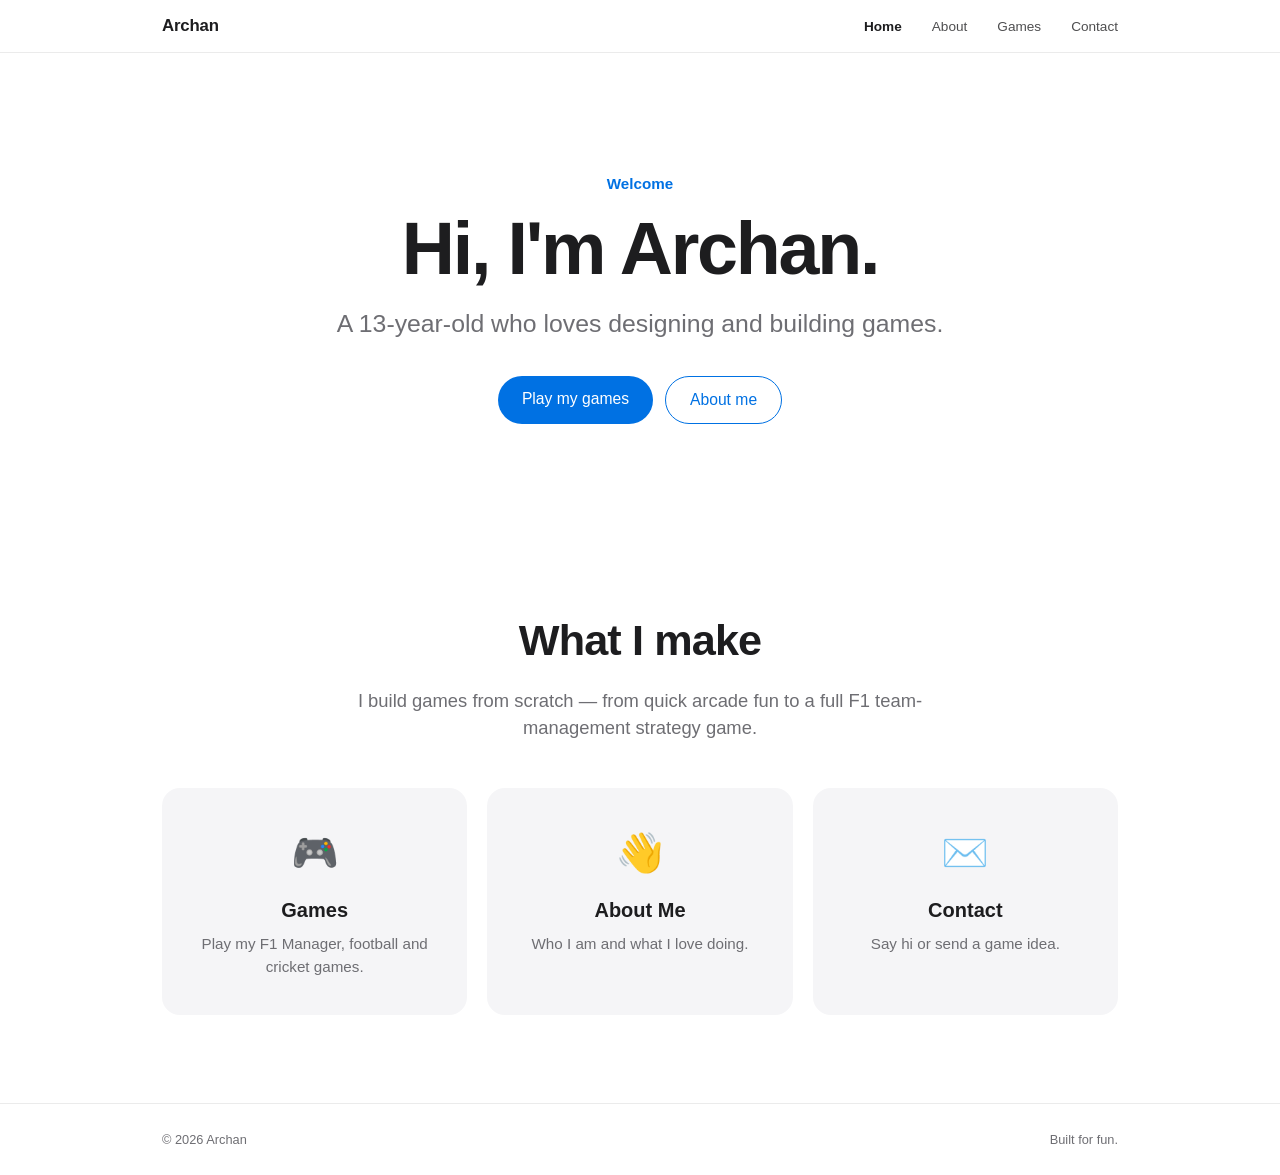
<file: index.html>
<!DOCTYPE html>
<html lang="en">
<head>
<meta charset="UTF-8">
<meta name="viewport" content="width=device-width, initial-scale=1.0">
<title>Archan</title>
<meta name="description" content="Archan's website — a 13-year-old game maker. Play my F1 Manager, football and cricket games.">
<link rel="stylesheet" href="styles.css">
</head>
<body>

<header class="nav"><div class="nav-inner">
  <a class="brand" href="index.html">Archan</a>
  <ul class="nav-links">
    <li><a href="index.html" class="active">Home</a></li>
    <li><a href="about.html">About</a></li>
    <li><a href="games.html">Games</a></li>
    <li><a href="contact.html">Contact</a></li>
  </ul>
</div></header>

<section class="hero">
  <div class="eyebrow">Welcome</div>
  <h1>Hi, I'm Archan.</h1>
  <p class="sub">A 13-year-old who loves designing and building games.</p>
  <div class="cta">
    <a class="btn" href="games.html">Play my games</a>
    <a class="btn ghost" href="about.html">About me</a>
  </div>
</section>

<main>
  <section class="section">
    <h2 class="h">What I make</h2>
    <p class="lead">I build games from scratch — from quick arcade fun to a full F1 team-management strategy game.</p>
    <div class="grid tiles">
      <a class="tile" href="games.html"><div class="ic">🎮</div><h3>Games</h3><p>Play my F1 Manager, football and cricket games.</p></a>
      <a class="tile" href="about.html"><div class="ic">👋</div><h3>About Me</h3><p>Who I am and what I love doing.</p></a>
      <a class="tile" href="contact.html"><div class="ic">✉️</div><h3>Contact</h3><p>Say hi or send a game idea.</p></a>
    </div>
  </section>
</main>

<footer><div class="foot-inner"><span>© 2026 Archan</span><span>Built for fun.</span></div></footer>
</body>
</html>
</file>
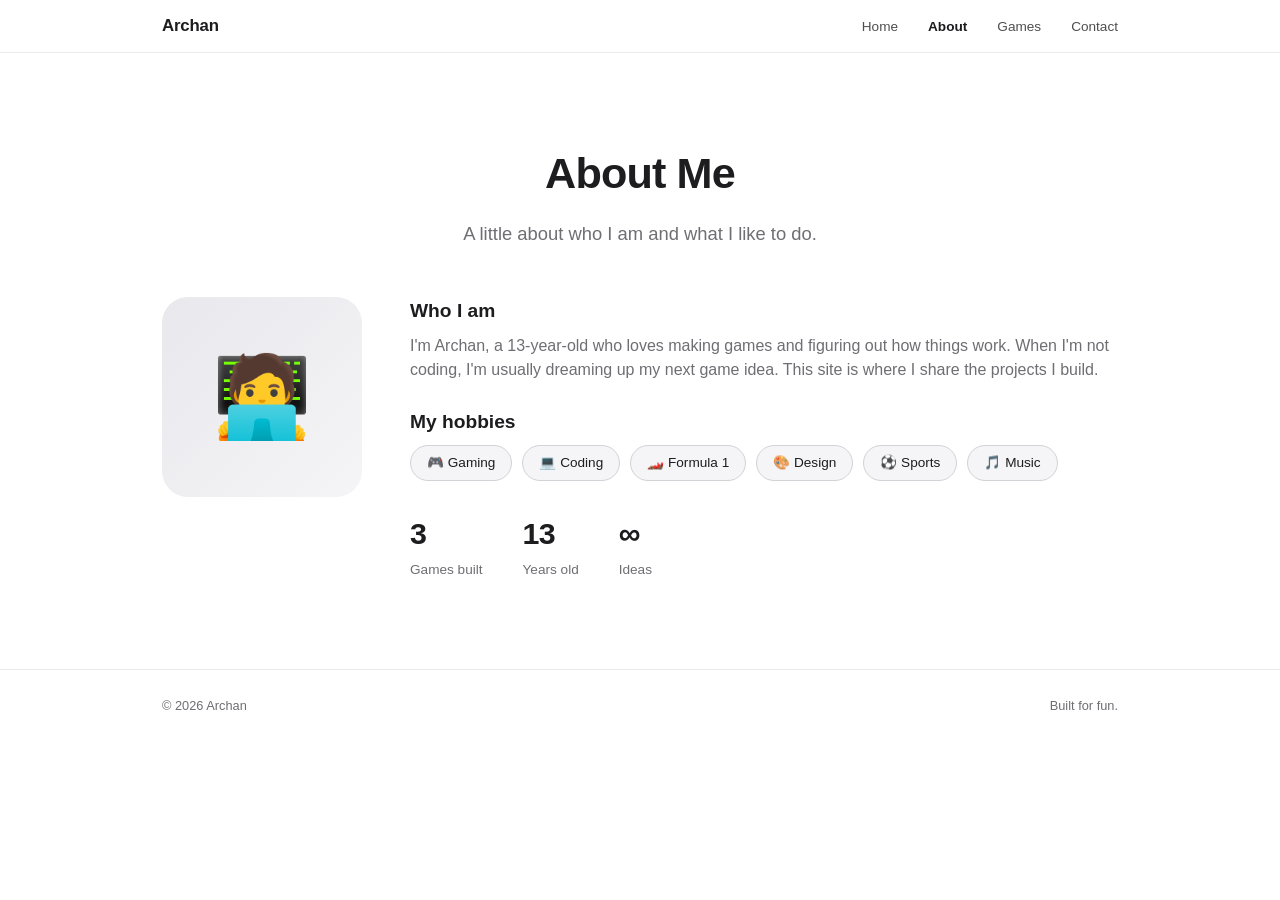
<file: about.html>
<!DOCTYPE html>
<html lang="en">
<head>
<meta charset="UTF-8">
<meta name="viewport" content="width=device-width, initial-scale=1.0">
<title>About — Archan</title>
<link rel="stylesheet" href="styles.css">
</head>
<body>

<header class="nav"><div class="nav-inner">
  <a class="brand" href="index.html">Archan</a>
  <ul class="nav-links">
    <li><a href="index.html">Home</a></li>
    <li><a href="about.html" class="active">About</a></li>
    <li><a href="games.html">Games</a></li>
    <li><a href="contact.html">Contact</a></li>
  </ul>
</div></header>

<main>
  <section class="section">
    <h2 class="h">About Me</h2>
    <p class="lead">A little about who I am and what I like to do.</p>

    <div class="about-grid">
      <div class="avatar">🧑‍💻</div>
      <div class="bio">
        <h3>Who I am</h3>
        <p>I'm Archan, a 13-year-old who loves making games and figuring out how things work. When I'm not coding, I'm usually dreaming up my next game idea. This site is where I share the projects I build.</p>

        <h3>My hobbies</h3>
        <div class="chips">
          <span class="chip">🎮 Gaming</span>
          <span class="chip">💻 Coding</span>
          <span class="chip">🏎️ Formula 1</span>
          <span class="chip">🎨 Design</span>
          <span class="chip">⚽ Sports</span>
          <span class="chip">🎵 Music</span>
        </div>

        <div class="stats">
          <div class="stat"><b>3</b><span>Games built</span></div>
          <div class="stat"><b>13</b><span>Years old</span></div>
          <div class="stat"><b>∞</b><span>Ideas</span></div>
        </div>
      </div>
    </div>
  </section>
</main>

<footer><div class="foot-inner"><span>© 2026 Archan</span><span>Built for fun.</span></div></footer>
</body>
</html>
</file>
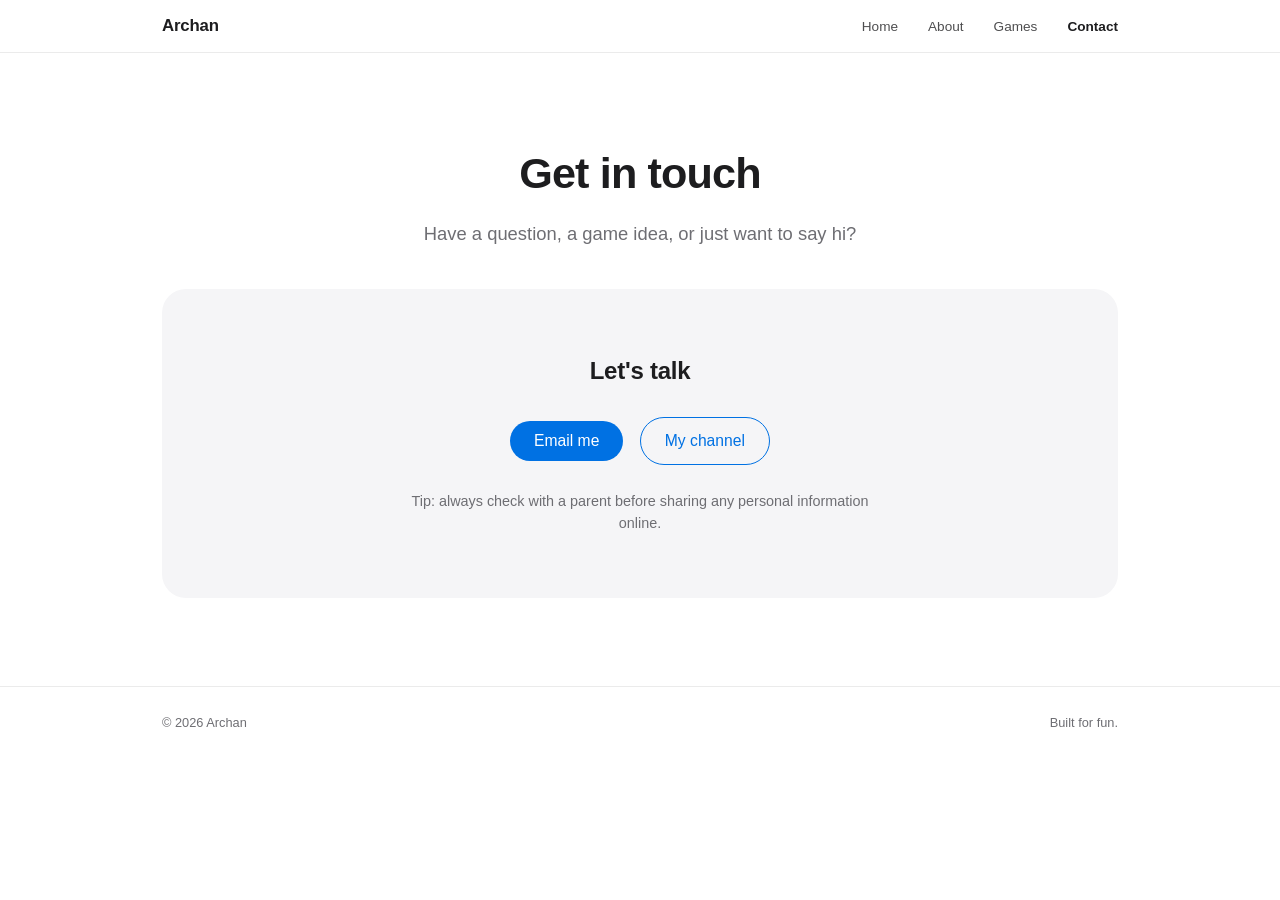
<file: contact.html>
<!DOCTYPE html>
<html lang="en">
<head>
<meta charset="UTF-8">
<meta name="viewport" content="width=device-width, initial-scale=1.0">
<title>Contact — Archan</title>
<link rel="stylesheet" href="styles.css">
</head>
<body>

<header class="nav"><div class="nav-inner">
  <a class="brand" href="index.html">Archan</a>
  <ul class="nav-links">
    <li><a href="index.html">Home</a></li>
    <li><a href="about.html">About</a></li>
    <li><a href="games.html">Games</a></li>
    <li><a href="contact.html" class="active">Contact</a></li>
  </ul>
</div></header>

<main>
  <section class="section">
    <h2 class="h">Get in touch</h2>
    <p class="lead">Have a question, a game idea, or just want to say hi?</p>

    <div class="contact-card">
      <h3 style="font-size:1.5rem;font-weight:600;letter-spacing:-.01em">Let's talk</h3>
      <div style="margin-top:18px">
        <button class="btn" id="emailBtn">Email me</button>
        <a class="btn ghost" href="#">My channel</a>
      </div>
      <p class="note">Tip: always check with a parent before sharing any personal information online.</p>
    </div>
  </section>
</main>

<footer><div class="foot-inner"><span>© 2026 Archan</span><span>Built for fun.</span></div></footer>

<script>
  document.getElementById('emailBtn').addEventListener('click', function(){
    var from = prompt("What's your email address? (so Archan can reply to you)");
    if(from === null) return;                 // visitor pressed Cancel
    from = from.trim();
    var to = 'archancheela24@gmail.com';
    var subject = encodeURIComponent('Hi Archan — a message from your website');
    var body = encodeURIComponent('From: ' + (from || '(not given)') + '\n\nMy message:\n');
    window.location.href = 'mailto:' + to + '?subject=' + subject + '&body=' + body;
  });
</script>
</body>
</html>
</file>
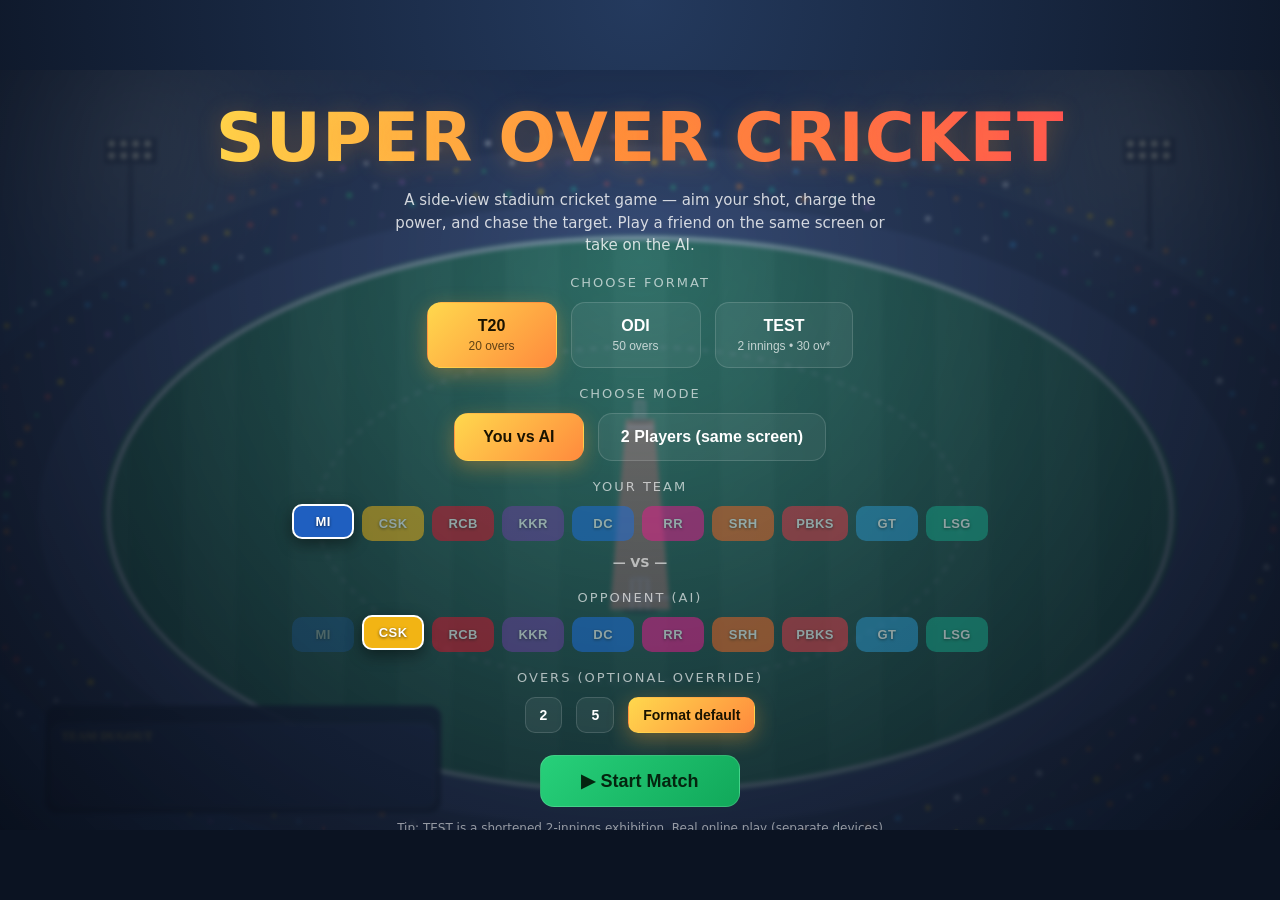
<file: cricket.html>
<!DOCTYPE html>
<html lang="en">
<head>
<meta charset="UTF-8">
<meta name="viewport" content="width=device-width, initial-scale=1.0">
<title>Super Over Cricket — Stadium Edition</title>
<style>
  :root{
    --grass1:#1f7a3a; --grass2:#2f9c4d; --pitch:#c9a86a; --pitch-dark:#b8945a;
    --sky1:#1a2a45; --sky2:#34507e; --stand:#2b3550; --neon:#ffd84d; --accent:#ff5252;
    --panel:rgba(10,16,28,0.82); --line:rgba(255,255,255,0.14);
  }
  *{box-sizing:border-box;margin:0;padding:0;-webkit-tap-highlight-color:transparent;}
  html,body{height:100%;}
  body{
    font-family:"Segoe UI",Roboto,system-ui,sans-serif;
    background:radial-gradient(circle at 50% 0%,#243a5e,#0b1322 70%);
    color:#fff;display:flex;align-items:center;justify-content:center;overflow:hidden;
  }
  #app{position:relative;width:100vw;height:100vh;max-width:1280px;max-height:760px;}
  canvas{display:block;width:100%;height:100%;background:#0b1322;}

  /* ---------- Overlays ---------- */
  .screen{position:absolute;inset:0;display:flex;flex-direction:column;align-items:center;
    justify-content:center;gap:18px;padding:24px;text-align:center;
    background:radial-gradient(circle at 50% 25%,rgba(52,80,126,.55),rgba(8,14,26,.96));
    backdrop-filter:blur(2px);z-index:20;}
  .hidden{display:none !important;}
  h1.title{font-size:clamp(34px,6vw,68px);font-weight:800;letter-spacing:1px;
    background:linear-gradient(90deg,#ffd84d,#ff8a3d,#ff5252);-webkit-background-clip:text;
    background-clip:text;color:transparent;text-shadow:0 4px 24px rgba(255,150,40,.25);}
  .subtitle{opacity:.8;font-size:15px;max-width:520px;line-height:1.5;}
  .group-label{font-size:13px;letter-spacing:2px;text-transform:uppercase;opacity:.65;margin-top:6px;}
  .row{display:flex;gap:14px;flex-wrap:wrap;justify-content:center;}
  .btn{cursor:pointer;border:1px solid var(--line);background:rgba(255,255,255,.06);
    color:#fff;padding:14px 22px;border-radius:14px;font-size:16px;font-weight:600;
    transition:.15s;min-width:130px;}
  .btn:hover{background:rgba(255,255,255,.16);transform:translateY(-2px);}
  .btn.sel{background:linear-gradient(135deg,#ffd84d,#ff8a3d);color:#1a1300;border-color:transparent;
    box-shadow:0 6px 20px rgba(255,160,50,.35);}
  .btn.go{background:linear-gradient(135deg,#27d07a,#11a85a);color:#04250f;min-width:200px;font-size:18px;}
  .btn.small{padding:9px 14px;min-width:auto;font-size:14px;border-radius:10px;}
  .fmt-desc{font-size:12px;opacity:.7;display:block;margin-top:4px;font-weight:400;}

  /* ---------- In-game HUD ---------- */
  #hud{position:absolute;inset:0;pointer-events:none;z-index:10;}
  .scoreboard{position:absolute;top:14px;left:50%;transform:translateX(-50%);
    background:var(--panel);border:1px solid var(--line);border-radius:14px;
    padding:10px 18px;display:flex;gap:18px;align-items:center;min-width:340px;
    box-shadow:0 8px 30px rgba(0,0,0,.4);}
  .sb-team{font-weight:800;font-size:15px;color:var(--neon);letter-spacing:.5px;}
  .sb-score{font-size:30px;font-weight:800;line-height:1;}
  .sb-sub{font-size:12px;opacity:.8;margin-top:3px;}
  .sb-divider{width:1px;height:38px;background:var(--line);}
  .sb-target{font-size:12px;opacity:.85;text-align:left;}
  .sb-rr{font-size:11px;opacity:.7;}

  #thisover{position:absolute;top:84px;left:50%;transform:translateX(-50%);
    display:flex;gap:6px;align-items:center;background:rgba(10,16,28,.6);
    padding:5px 12px;border-radius:20px;border:1px solid var(--line);font-size:12px;}
  .ball{width:24px;height:24px;border-radius:50%;display:flex;align-items:center;
    justify-content:center;font-weight:700;font-size:11px;background:rgba(255,255,255,.12);}
  .ball.r4{background:#2e86de;} .ball.r6{background:#8e44ad;}
  .ball.w{background:var(--accent);} .ball.dot{background:rgba(255,255,255,.1);}

  #msg{position:absolute;top:46%;left:50%;transform:translate(-50%,-50%);
    font-size:clamp(40px,9vw,90px);font-weight:900;text-shadow:0 6px 30px rgba(0,0,0,.6);
    opacity:0;transition:opacity .2s;text-align:center;letter-spacing:1px;}
  #msg.show{opacity:1;}

  /* control panel bottom */
  #controls{position:absolute;bottom:0;left:0;right:0;pointer-events:auto;
    display:flex;flex-direction:column;align-items:center;gap:8px;padding:12px;
    background:linear-gradient(0deg,rgba(6,10,20,.92),transparent);}
  .prompt{font-size:14px;font-weight:600;background:rgba(0,0,0,.4);padding:6px 14px;
    border-radius:20px;border:1px solid var(--line);}
  .prompt b{color:var(--neon);}
  .meter-wrap{width:min(440px,86vw);height:26px;background:rgba(255,255,255,.1);
    border-radius:14px;overflow:hidden;border:1px solid var(--line);position:relative;}
  .meter-fill{height:100%;width:0%;border-radius:14px;
    background:linear-gradient(90deg,#27d07a 0%,#ffd84d 55%,#ff5252 100%);transition:none;}
  .meter-label{position:absolute;inset:0;display:flex;align-items:center;justify-content:center;
    font-size:12px;font-weight:700;text-shadow:0 1px 2px rgba(0,0,0,.6);}
  .ctrl-row{display:flex;gap:10px;align-items:center;flex-wrap:wrap;justify-content:center;}
  .key-hint{font-size:12px;opacity:.75;}
  .key-hint kbd{background:rgba(255,255,255,.15);border:1px solid var(--line);
    border-radius:5px;padding:1px 6px;font-family:monospace;}
  /* virtual joystick (Cricket-26 style shot stick) */
  .joy{position:absolute;right:26px;bottom:104px;pointer-events:auto;display:flex;
    flex-direction:column;align-items:center;gap:8px;z-index:13;touch-action:none;user-select:none;}
  .joy-base{width:150px;height:150px;border-radius:50%;position:relative;
    background:radial-gradient(circle,rgba(255,255,255,.12),rgba(255,255,255,.03));
    border:2px solid var(--line);box-shadow:0 8px 28px rgba(0,0,0,.5);}
  .joy-base::before,.joy-base::after{content:'';position:absolute;background:rgba(255,255,255,.12);}
  .joy-base::before{left:50%;top:8%;width:2px;height:84%;transform:translateX(-50%);}
  .joy-base::after{top:50%;left:8%;height:2px;width:84%;transform:translateY(-50%);}
  .joy-z{position:absolute;font-size:10px;letter-spacing:1px;opacity:.6;font-weight:700;}
  .joy-z.t{top:6px;left:50%;transform:translateX(-50%);}
  .joy-z.b{bottom:6px;left:50%;transform:translateX(-50%);}
  .joy-z.l{left:8px;top:50%;transform:translateY(-50%);}
  .joy-z.r{right:8px;top:50%;transform:translateY(-50%);}
  .joy-knob{position:absolute;left:50%;top:50%;width:60px;height:60px;border-radius:50%;
    transform:translate(-50%,-50%);background:linear-gradient(135deg,#ffd84d,#ff8a3d);
    box-shadow:0 5px 14px rgba(0,0,0,.55);border:3px solid rgba(255,255,255,.55);}
  .joy-label{font-size:12px;font-weight:600;background:rgba(0,0,0,.5);padding:4px 12px;
    border-radius:14px;border:1px solid var(--line);max-width:170px;text-align:center;}
  #topbtns{position:absolute;top:14px;right:14px;display:flex;gap:8px;pointer-events:auto;z-index:11;}
  #batterName{position:absolute;top:14px;left:14px;background:var(--panel);
    border:1px solid var(--line);border-radius:12px;padding:8px 12px;font-size:13px;}
  #batterName .nm{font-weight:700;color:var(--neon);}
  .turn-tag{font-size:11px;opacity:.7;}

  /* menu scroll + team picker */
  #menu{justify-content:flex-start;overflow-y:auto;padding-top:28px;padding-bottom:28px;gap:12px;}
  .teamgrid{gap:8px;max-width:780px;}
  .tchip{cursor:pointer;border:2px solid transparent;border-radius:10px;padding:8px 12px;
    font-size:13px;font-weight:800;color:#fff;min-width:62px;opacity:.5;transition:.15s;
    text-shadow:0 1px 3px rgba(0,0,0,.6);letter-spacing:.4px;}
  .tchip:hover{opacity:.9;transform:translateY(-2px);}
  .tchip.sel{opacity:1;border-color:#fff;box-shadow:0 5px 16px rgba(0,0,0,.45);transform:translateY(-2px);}
  .tchip.dim{opacity:.22;cursor:not-allowed;}
  .vs-tag{font-size:13px;opacity:.6;font-weight:700;margin:2px 0;}
</style>
</head>
<body>
<div id="app">
  <canvas id="cv"></canvas>

  <!-- MENU -->
  <div id="menu" class="screen">
    <h1 class="title">SUPER OVER CRICKET</h1>
    <div class="subtitle">A side-view stadium cricket game — aim your shot, charge the power, and chase the target. Play a friend on the same screen or take on the AI.</div>

    <div class="group-label">Choose Format</div>
    <div class="row" id="fmtRow">
      <button class="btn sel" data-fmt="T20">T20<span class="fmt-desc">20 overs</span></button>
      <button class="btn" data-fmt="ODI">ODI<span class="fmt-desc">50 overs</span></button>
      <button class="btn" data-fmt="TEST">TEST<span class="fmt-desc">2 innings • 30 ov*</span></button>
    </div>

    <div class="group-label">Choose Mode</div>
    <div class="row" id="modeRow">
      <button class="btn sel" data-mode="ai">You vs AI</button>
      <button class="btn" data-mode="pvp">2 Players (same screen)</button>
    </div>

    <div class="group-label" id="teamALabel">Your Team</div>
    <div class="row teamgrid" id="teamARow"></div>
    <div class="vs-tag">— VS —</div>
    <div class="group-label" id="teamBLabel">Opponent</div>
    <div class="row teamgrid" id="teamBRow"></div>

    <div class="group-label">Overs (optional override)</div>
    <div class="row" id="oversRow">
      <button class="btn small" data-ov="2">2</button>
      <button class="btn small" data-ov="5">5</button>
      <button class="btn small sel" data-ov="default">Format default</button>
    </div>

    <div class="row" style="margin-top:10px;">
      <button class="btn go" id="startBtn">▶ Start Match</button>
    </div>
    <div class="subtitle" style="font-size:12px;opacity:.55;">Tip: TEST is a shortened 2-innings exhibition. Real online play (separate devices) needs a server — see notes.</div>
  </div>

  <!-- TOSS / INNINGS BREAK / RESULT -->
  <div id="info" class="screen hidden">
    <h1 class="title" id="infoTitle">Innings Break</h1>
    <div class="subtitle" id="infoBody"></div>
    <div class="row"><button class="btn go" id="infoBtn">Continue</button></div>
  </div>

  <!-- HUD -->
  <div id="hud" class="hidden">
    <div class="scoreboard" id="scoreboard"></div>
    <div id="thisover"></div>
    <div id="batterName"></div>
    <div id="topbtns">
      <a class="btn small" href="games.html" target="_top" style="pointer-events:auto;text-decoration:none;display:inline-flex;align-items:center">← Site</a>
      <button class="btn small" id="pauseBtn" style="pointer-events:auto">Menu</button>
    </div>
    <div id="msg"></div>
    <div id="joystick" class="joy hidden">
      <div class="joy-base" id="joyBase">
        <span class="joy-z t">STRAIGHT</span>
        <span class="joy-z b">BEHIND</span>
        <span class="joy-z l">OFF</span>
        <span class="joy-z r">LEG</span>
        <div class="joy-knob" id="joyKnob"></div>
      </div>
      <div class="joy-label" id="joyLabel">Drag to aim</div>
    </div>
    <div id="controls">
      <div class="prompt" id="prompt">Get ready…</div>
      <div class="meter-wrap"><div class="meter-fill" id="meter"></div><div class="meter-label" id="meterLabel"></div></div>
      <div class="ctrl-row">
        <div class="key-hint" id="keyhint"></div>
      </div>
    </div>
  </div>
</div>

<script>
"use strict";
/* ============================================================
   SUPER OVER CRICKET — single-file stadium cricket game
   - Side/3D-ish broadcast stadium, fans, dugout, 22 players
   - Aim + power gameplay
   - T20 / ODI / TEST formats
   - vs AI or 2-player same screen
   ============================================================ */

const cv = document.getElementById('cv');
const ctx = cv.getContext('2d');
let W=1280, H=760, DPR=1;

function resize(){
  const app=document.getElementById('app');
  const r=app.getBoundingClientRect();
  W=r.width; H=r.height;
  DPR=Math.min(2,window.devicePixelRatio||1);
  cv.width=W*DPR; cv.height=H*DPR;
  ctx.setTransform(DPR,0,0,DPR,0,0);
}
window.addEventListener('resize',resize);

/* ---------------- Game configuration ---------------- */
const FORMATS={
  T20:{overs:20, innings:1, label:'T20'},
  ODI:{overs:50, innings:1, label:'ODI'},
  TEST:{overs:30, innings:2, label:'TEST'} // shortened exhibition
};
// All 10 IPL franchises (team colours)
const IPL_TEAMS=[
  {name:'Mumbai Indians',            short:'MI',   color:'#1f5fc0'},
  {name:'Chennai Super Kings',       short:'CSK',  color:'#f2b414'},
  {name:'Royal Challengers Bengaluru',short:'RCB', color:'#d5152c'},
  {name:'Kolkata Knight Riders',     short:'KKR',  color:'#6a3fa0'},
  {name:'Delhi Capitals',            short:'DC',   color:'#1d6fe0'},
  {name:'Rajasthan Royals',          short:'RR',   color:'#ea1a8e'},
  {name:'Sunrisers Hyderabad',       short:'SRH',  color:'#f26522'},
  {name:'Punjab Kings',              short:'PBKS', color:'#e23744'},
  {name:'Gujarat Titans',            short:'GT',   color:'#2a93c9'},
  {name:'Lucknow Super Giants',      short:'LSG',  color:'#16a085'}
];
const TEAMS={
  A:{name:'TITANS', color:'#ff5252', short:'TIT'},
  B:{name:'STRIKERS', color:'#2e86de', short:'STR'}
};
const NAMES=['Sharma','Kohli','Rohit','Bumrah','Pandya','Jadeja','Rahul','Gill','Iyer','Surya','Pant','Axar','Shami','Kuldeep','Siraj','Ashwin','Hardik','Dube','Samson','Tilak','Arshdeep','Chahal'];

let G=null; // active game state

/* ---------------- Menu logic ---------------- */
let sel={fmt:'T20', mode:'ai', overs:'default', teamA:0, teamB:1};
function bindSelGroup(rowId, key, attr, onChange){
  const row=document.getElementById(rowId);
  row.querySelectorAll('.btn').forEach(b=>{
    b.addEventListener('click',()=>{
      row.querySelectorAll('.btn').forEach(x=>x.classList.remove('sel'));
      b.classList.add('sel');
      sel[key]=b.dataset[attr];
      if(onChange) onChange();
    });
  });
}
bindSelGroup('fmtRow','fmt','fmt');
bindSelGroup('modeRow','mode','mode',updateTeamLabels);
bindSelGroup('oversRow','overs','ov');

// ----- IPL team picker -----
function buildTeamPicker(){
  ['A','B'].forEach(side=>{
    const row=document.getElementById('team'+side+'Row');
    row.innerHTML='';
    IPL_TEAMS.forEach((t,i)=>{
      const chip=document.createElement('button');
      chip.className='tchip'+((side==='A'&&i===sel.teamA)||(side==='B'&&i===sel.teamB)?' sel':'');
      chip.style.background=t.color;
      chip.textContent=t.short;
      chip.title=t.name;
      chip.addEventListener('click',()=>selectTeam(side,i));
      row.appendChild(chip);
    });
  });
  refreshTeamChips();
}
function selectTeam(side,i){
  if(side==='A'){
    sel.teamA=i;
    if(sel.teamB===i) sel.teamB=(i+1)%IPL_TEAMS.length; // avoid same team
  } else {
    if(i===sel.teamA) return; // can't pick same as A
    sel.teamB=i;
  }
  refreshTeamChips();
}
function refreshTeamChips(){
  const aRow=document.getElementById('teamARow').children;
  const bRow=document.getElementById('teamBRow').children;
  for(let i=0;i<IPL_TEAMS.length;i++){
    aRow[i].classList.toggle('sel', i===sel.teamA);
    bRow[i].classList.toggle('sel', i===sel.teamB);
    bRow[i].classList.toggle('dim', i===sel.teamA); // opponent can't equal your team
  }
}
function updateTeamLabels(){
  const a=document.getElementById('teamALabel'), b=document.getElementById('teamBLabel');
  if(sel.mode==='pvp'){ a.textContent='Player 1 Team'; b.textContent='Player 2 Team'; }
  else { a.textContent='Your Team'; b.textContent='Opponent (AI)'; }
}
buildTeamPicker();
updateTeamLabels();

document.getElementById('startBtn').addEventListener('click',startMatch);
document.getElementById('pauseBtn').addEventListener('click',()=>{
  if(confirm('Return to menu? Current match will be lost.')) showMenu();
});

function showMenu(){
  G=null;
  document.getElementById('menu').classList.remove('hidden');
  document.getElementById('hud').classList.add('hidden');
  document.getElementById('info').classList.add('hidden');
}

/* ---------------- Match setup ---------------- */
function pickNames(){
  const pool=[...NAMES];
  const out=[];
  for(let i=0;i<11;i++){
    const idx=Math.floor(Math.random()*pool.length);
    out.push(pool.splice(idx,1)[0]||('Player'+i));
  }
  return out;
}

function startMatch(){
  const fmt=FORMATS[sel.fmt];
  let overs=fmt.overs;
  if(sel.overs!=='default') overs=parseInt(sel.overs,10);
  // cap for sanity on long formats during a single sitting
  G={
    fmt:sel.fmt, mode:sel.mode,
    oversPerInnings:overs,
    inningsTotal:fmt.innings,   // number of innings PER not-out side; we treat as alternating
    innNo:0,                    // 0-based innings counter
    target:null,
    // batting/bowling assignment: innings 0 -> Team A bats, Team B bowls
    teams:{
      A:{...IPL_TEAMS[sel.teamA], players:pickNames()},
      B:{...IPL_TEAMS[sel.teamB], players:pickNames()}
    },
    state:null,
    score:{A:{runs:0,wkts:0,balls:0,overs:0}, B:{runs:0,wkts:0,balls:0,overs:0}},
    cum:{A:0,B:0}, // cumulative runs across innings (for TEST aggregate)
    results:[],
  };
  // For TEST (2 innings) we play: A,B,A,B (4 innings). For 1-innings formats: A then B.
  G.schedule=[];
  if(fmt.innings===2){ G.schedule=[['A','B'],['B','A'],['A','B'],['B','A']]; }
  else { G.schedule=[['A','B'],['B','A']]; }

  document.getElementById('menu').classList.add('hidden');
  beginInnings(0);
}

function beginInnings(n){
  G.innNo=n;
  const [batKey,bowlKey]=G.schedule[n];
  const inn={
    batKey, bowlKey,
    runs:0, wkts:0, balls:0,
    maxBalls:G.oversPerInnings*6,
    batsmen:[], // index of current striker/non-striker into batting order
    order:[],   // array {name, runs, balls, out}
    striker:0, nonStriker:1, nextIn:2,
    bowlerIdx:0,
    thisOver:[], // results array for current over
    overHistory:[],
  };
  G.teams[batKey].players.forEach((nm,i)=>inn.order.push({name:nm,runs:0,balls:0,fours:0,sixes:0,out:false,how:''}));
  G.inn=inn;

  // who is human?  mode ai: human bats innings where batKey==='A' (player team = A). Actually:
  // We'll say: in AI mode the human always plays Team A (bats in innings 0, bowls in innings 1...)
  // pvp: player1 = whoever bats, player2 bowls; both human.
  setupInningsRoles();

  // target if chasing
  if(n>0 && G.fmt!=='TEST'){
    // second innings chase
    const prev=G.schedule[n-1][0];
    G.target=G.score[prev].runs+1;
  } else if(G.fmt==='TEST'){
    G.target=null; // simplified: no follow-on/target logic, just totals compared at end
  } else {
    G.target=null;
  }

  showInfoScreen(
    `${G.teams[batKey].name} batting`,
    `${G.teams[batKey].name} take strike against ${G.teams[bowlKey].name}.<br>`+
    `${G.oversPerInnings} overs • ${formatLabelText()}`+
    (G.target?`<br><b>Target: ${G.target}</b> runs to win.`:''),
    ()=>{ startHud(); newDelivery(); }
  );
}

function formatLabelText(){
  return G.fmt==='TEST'?'TEST (2-innings exhibition)':FORMATS[G.fmt].label;
}

function setupInningsRoles(){
  // Determine controller of bat and bowl this innings
  const inn=G.inn;
  if(G.mode==='ai'){
    inn.batHuman = (inn.batKey==='A');   // human is team A
    inn.bowlHuman = (inn.bowlKey==='A');
  } else { // pvp - both human, alternate who is "active" for bat/bowl
    inn.batHuman=true; inn.bowlHuman=true;
  }
}

/* ---------------- HUD helpers ---------------- */
function startHud(){
  document.getElementById('info').classList.add('hidden');
  document.getElementById('hud').classList.remove('hidden');
  renderScoreboard(); renderThisOver(); renderBatterName();
}
function showInfoScreen(title,body,onContinue){
  document.getElementById('hud').classList.add('hidden');
  const sc=document.getElementById('info');
  sc.classList.remove('hidden');
  document.getElementById('infoTitle').textContent=title;
  document.getElementById('infoBody').innerHTML=body;
  const btn=document.getElementById('infoBtn');
  btn.textContent = onContinue ? 'Continue' : 'Back to Menu';
  const fresh=btn.cloneNode(true); btn.parentNode.replaceChild(fresh,btn);
  fresh.addEventListener('click', onContinue || showMenu);
}

function renderScoreboard(){
  const inn=G.inn;
  const bt=G.teams[inn.batKey], bw=G.teams[inn.bowlKey];
  const oversTxt=`${Math.floor(inn.balls/6)}.${inn.balls%6}`;
  const rr = inn.balls>0 ? (inn.runs/(inn.balls/6)).toFixed(2) : '0.00';
  let targetHtml='';
  if(G.target){
    const need=G.target-inn.runs;
    const ballsLeft=inn.maxBalls-inn.balls;
    const rrr = ballsLeft>0 ? (need/(ballsLeft/6)).toFixed(2) : '—';
    targetHtml=`<div class="sb-divider"></div>
      <div class="sb-target">Target <b>${G.target}</b><br>
      Need <b>${Math.max(0,need)}</b> off <b>${ballsLeft}</b><br>
      <span class="sb-rr">Req RR ${rrr}</span></div>`;
  }
  document.getElementById('scoreboard').innerHTML=
    `<div>
       <div class="sb-team" style="color:${bt.color}">${bt.short} <span style="opacity:.55;font-weight:600;font-size:11px">${bt.name}</span></div>
       <div class="sb-score">${inn.runs}/${inn.wkts}</div>
       <div class="sb-sub">Overs ${oversTxt} / ${G.oversPerInnings} • RR ${rr}</div>
     </div>
     ${targetHtml}`;
}
function renderThisOver(){
  const el=document.getElementById('thisover');
  let html='<span style="opacity:.6">This over:</span>';
  if(G.inn.thisOver.length===0) html+=' <span class="ball dot">·</span>';
  G.inn.thisOver.forEach(r=>{
    let cls='dot',txt=r.txt;
    if(r.type==='4')cls='r4'; else if(r.type==='6')cls='r6';
    else if(r.type==='W')cls='w'; else if(r.runs>0)cls='';
    html+=`<span class="ball ${cls}">${txt}</span>`;
  });
  el.innerHTML=html;
}
function renderBatterName(){
  const inn=G.inn;
  const s=inn.order[inn.striker], ns=inn.order[inn.nonStriker];
  const bowler=G.teams[inn.bowlKey].players[inn.bowlerIdx%11];
  let turn='';
  if(G.mode==='pvp'){
    turn=`<div class="turn-tag">${G.teams[inn.batKey].short}=P1 batting · ${G.teams[inn.bowlKey].short}=P2 bowling</div>`;
  } else {
    turn=`<div class="turn-tag">${inn.batHuman?'You are BATTING':'You are BOWLING'} · AI ${inn.batHuman?'bowls':'bats'}</div>`;
  }
  document.getElementById('batterName').innerHTML=
    `<div><span class="nm">${s?s.name:'-'}*</span> ${s?s.runs:0} (${s?s.balls:0})
      &nbsp;|&nbsp; ${ns?ns.name:'-'} ${ns?ns.runs:0} (${ns?ns.balls:0})</div>
     <div class="turn-tag">Bowler: ${bowler}</div>${turn}`;
}

function flashMsg(text,color,dur=1100){
  const m=document.getElementById('msg');
  m.textContent=text; m.style.color=color||'#fff'; m.classList.add('show');
  clearTimeout(flashMsg._t);
  flashMsg._t=setTimeout(()=>m.classList.remove('show'),dur);
}

/* ============================================================
   STADIUM RENDERING (side / 3D-ish broadcast perspective)
   ============================================================ */
// Field is drawn as a tilted ellipse. We map "field coords" (cx,cy in -1..1,
// where (0,0)=center pitch, angle around) to screen via perspective squash.
const FIELD={cx:0,cy:0,rx:0,ry:0,tilt:0.52}; // ry = rx*tilt for perspective
function computeField(){
  FIELD.cx=W*0.5;
  FIELD.cy=H*0.585;
  FIELD.rx=Math.min(W*0.42, 540);
  FIELD.ry=FIELD.rx*FIELD.tilt;
}
// polar (angle radians, radius 0..1) -> screen point on field plane
function fieldPoint(angle,radius){
  return {
    x:FIELD.cx+Math.cos(angle)*FIELD.rx*radius,
    y:FIELD.cy+Math.sin(angle)*FIELD.ry*radius
  };
}

// Crowd dots cache
let crowdDots=null;
function buildCrowd(){
  crowdDots=[];
  const cols=['#e74c3c','#f1c40f','#3498db','#2ecc71','#ecf0f1','#e67e22','#9b59b6','#1abc9c'];
  for(let ring=0; ring<3; ring++){
    const rad=1.18+ring*0.09;
    const count=120+ring*30;
    for(let i=0;i<count;i++){
      const a=(i/count)*Math.PI*2;
      // only draw upper arc fans visible (skip far bottom where dugout is handled)
      const p=fieldPoint(a,rad);
      crowdDots.push({a,rad,
        col:cols[Math.floor(Math.random()*cols.length)],
        jitter:(Math.random()-0.5)*6,
        size:1.6+Math.random()*1.6,
        ring});
    }
  }
}

function drawSky(){
  const g=ctx.createLinearGradient(0,0,0,H*0.55);
  g.addColorStop(0,'#0e1830'); g.addColorStop(1,'#27406b');
  ctx.fillStyle=g; ctx.fillRect(0,0,W,H);
  // floodlight glow corners
  for(const fx of [0.12,0.88]){
    const lg=ctx.createRadialGradient(W*fx,H*0.05,10,W*fx,H*0.05,H*0.5);
    lg.addColorStop(0,'rgba(255,255,230,.22)'); lg.addColorStop(1,'rgba(255,255,230,0)');
    ctx.fillStyle=lg; ctx.fillRect(0,0,W,H);
  }
}

function drawStands(){
  // big stand ellipse behind field
  ctx.save();
  const segs=64;
  // outer stand ring
  ctx.beginPath();
  for(let i=0;i<=segs;i++){
    const a=(i/segs)*Math.PI*2;
    const p=fieldPoint(a,1.32);
    if(i===0)ctx.moveTo(p.x,p.y); else ctx.lineTo(p.x,p.y);
  }
  ctx.fillStyle='#2b3550'; ctx.fill();

  // inner stand lip
  ctx.beginPath();
  for(let i=0;i<=segs;i++){
    const a=(i/segs)*Math.PI*2;
    const p=fieldPoint(a,1.12);
    if(i===0)ctx.moveTo(p.x,p.y); else ctx.lineTo(p.x,p.y);
  }
  ctx.fillStyle='#3a466a'; ctx.fill();
  ctx.restore();

  // crowd dots
  if(!crowdDots) buildCrowd();
  for(const d of crowdDots){
    const p=fieldPoint(d.a,d.rad);
    // skip dots behind the lower foreground (dugout area) for cleanliness
    ctx.fillStyle=d.col;
    ctx.globalAlpha=0.9;
    ctx.beginPath();
    ctx.arc(p.x,p.y+d.jitter,d.size,0,Math.PI*2);
    ctx.fill();
  }
  ctx.globalAlpha=1;

  // floodlight towers (4)
  [[0.18,1.28],[0.82,1.28],[0.30,1.30],[0.70,1.30]].slice(0,2).forEach((t,i)=>{});
  drawFloodlight(Math.PI*1.25); // back-left
  drawFloodlight(Math.PI*1.75); // back-right
}

function drawFloodlight(angle){
  const base=fieldPoint(angle,1.34);
  ctx.save();
  ctx.strokeStyle='#1b2236'; ctx.lineWidth=5;
  ctx.beginPath(); ctx.moveTo(base.x,base.y); ctx.lineTo(base.x,base.y-90); ctx.stroke();
  // light bank
  ctx.fillStyle='#10162a'; ctx.fillRect(base.x-26,base.y-112,52,26);
  for(let r=0;r<2;r++)for(let c=0;c<4;c++){
    ctx.fillStyle='#fff7d0';
    ctx.beginPath();ctx.arc(base.x-19+c*12,base.y-106+r*12,3.4,0,Math.PI*2);ctx.fill();
  }
  // glow
  const gl=ctx.createRadialGradient(base.x,base.y-100,5,base.x,base.y-100,160);
  gl.addColorStop(0,'rgba(255,250,210,.18)');gl.addColorStop(1,'rgba(255,250,210,0)');
  ctx.fillStyle=gl;ctx.beginPath();ctx.arc(base.x,base.y-100,160,0,Math.PI*2);ctx.fill();
  ctx.restore();
}

function drawField(){
  ctx.save();
  // grass ellipse
  ctx.beginPath();
  ctx.ellipse(FIELD.cx,FIELD.cy,FIELD.rx,FIELD.ry,0,0,Math.PI*2);
  const gg=ctx.createRadialGradient(FIELD.cx,FIELD.cy-FIELD.ry*0.3,20,FIELD.cx,FIELD.cy,FIELD.rx);
  gg.addColorStop(0,'#2fa353'); gg.addColorStop(1,'#1c7a38');
  ctx.fillStyle=gg; ctx.fill();

  // mow stripes
  ctx.save();
  ctx.beginPath();
  ctx.ellipse(FIELD.cx,FIELD.cy,FIELD.rx,FIELD.ry,0,0,Math.PI*2);
  ctx.clip();
  for(let i=-10;i<=10;i++){
    ctx.fillStyle = (i%2===0)?'rgba(255,255,255,0.04)':'rgba(0,0,0,0.04)';
    const x=FIELD.cx+i*(FIELD.rx/10);
    ctx.fillRect(x-FIELD.rx/20, FIELD.cy-FIELD.ry, FIELD.rx/10, FIELD.ry*2);
  }
  ctx.restore();

  // boundary rope
  ctx.lineWidth=4; ctx.strokeStyle='rgba(255,255,255,.85)';
  ctx.beginPath();
  ctx.ellipse(FIELD.cx,FIELD.cy,FIELD.rx-6,FIELD.ry-3,0,0,Math.PI*2);
  ctx.stroke();
  // 30-yard inner circle
  ctx.setLineDash([6,8]); ctx.lineWidth=2; ctx.strokeStyle='rgba(255,255,255,.35)';
  ctx.beginPath();
  ctx.ellipse(FIELD.cx,FIELD.cy,FIELD.rx*0.6,FIELD.ry*0.6,0,0,Math.PI*2);
  ctx.stroke(); ctx.setLineDash([]);

  // pitch strip (vertical, in perspective)
  const pTop=fieldPoint(-Math.PI/2,0.34);   // top end (bowler)
  const pBot=fieldPoint(Math.PI/2,0.34);    // bottom end (batsman near camera)
  const wTop=14, wBot=30;
  ctx.beginPath();
  ctx.moveTo(pTop.x-wTop,pTop.y);
  ctx.lineTo(pTop.x+wTop,pTop.y);
  ctx.lineTo(pBot.x+wBot,pBot.y);
  ctx.lineTo(pBot.x-wBot,pBot.y);
  ctx.closePath();
  const pg=ctx.createLinearGradient(0,pTop.y,0,pBot.y);
  pg.addColorStop(0,'#c9a86a'); pg.addColorStop(1,'#d8b878');
  ctx.fillStyle=pg; ctx.fill();
  // creases
  ctx.strokeStyle='rgba(255,255,255,.8)'; ctx.lineWidth=2;
  ctx.beginPath(); ctx.moveTo(pTop.x-wTop,pTop.y+8); ctx.lineTo(pTop.x+wTop,pTop.y+8); ctx.stroke();
  ctx.beginPath(); ctx.moveTo(pBot.x-wBot,pBot.y-12); ctx.lineTo(pBot.x+wBot,pBot.y-12); ctx.stroke();

  ctx.restore();

  // store pitch ends for gameplay
  FIELD.bowlerEnd=pTop; FIELD.batEnd=pBot;
}

function drawDugout(){
  // foreground dugout box bottom-left, with seated waiting batters
  const dx=W*0.04, dy=H*0.86, dw=W*0.30, dh=H*0.11;
  ctx.save();
  // roof
  ctx.fillStyle='rgba(10,16,28,.9)';
  roundRect(dx-6,dy-18,dw+12,dh+24,12); ctx.fill();
  ctx.fillStyle='#1b2640';
  roundRect(dx,dy,dw,dh,10); ctx.fill();
  ctx.strokeStyle='rgba(255,255,255,.12)'; ctx.lineWidth=1; roundRect(dx,dy,dw,dh,10); ctx.stroke();

  const inn=G&&G.inn;
  const batTeam = inn? G.teams[inn.batKey] : null;
  ctx.fillStyle=batTeam?batTeam.color:'#ffd84d';
  ctx.font='bold 12px Segoe UI';
  ctx.fillText((batTeam?batTeam.short:'TEAM')+' DUGOUT', dx+10, dy+16);

  // seated players = batting order not yet in and not out, plus already-out
  if(inn){
    const waiting=[];
    inn.order.forEach((b,i)=>{
      if(i!==inn.striker && i!==inn.nonStriker) waiting.push(b);
    });
    const perRow=Math.ceil(waiting.length/2);
    waiting.forEach((b,i)=>{
      const col=i%perRow, rw=Math.floor(i/perRow);
      const px=dx+24+col*((dw-40)/perRow);
      const py=dy+34+rw*30;
      drawSeatedPlayer(px,py, b.out?'#555':batTeam.color, b.out);
    });
  }
  ctx.restore();
}
function drawSeatedPlayer(x,y,color,out){
  // bench
  ctx.fillStyle='rgba(255,255,255,.08)';
  ctx.fillRect(x-9,y+6,18,4);
  // body
  ctx.fillStyle=out?'#444':color;
  ctx.beginPath(); ctx.arc(x,y-2,5,0,Math.PI*2); ctx.fill(); // shirt
  ctx.fillStyle=out?'#222':'#f0c9a0';
  ctx.beginPath(); ctx.arc(x,y-9,3,0,Math.PI*2); ctx.fill(); // head
  if(out){ ctx.strokeStyle='#ff5252'; ctx.lineWidth=1.4;
    ctx.beginPath();ctx.moveTo(x-4,y-13);ctx.lineTo(x+4,y-5);ctx.moveTo(x+4,y-13);ctx.lineTo(x-4,y-5);ctx.stroke();}
}

/* ---------------- Players on field ---------------- */
// 9 fielding positions (besides bowler & keeper), in polar field coords
const FIELD_POSITIONS=[
  {a:-0.5, r:0.78}, {a:-1.4, r:0.72}, {a:-2.3, r:0.80},
  {a:0.4, r:0.85}, {a:1.1, r:0.55}, {a:2.0, r:0.80},
  {a:2.7, r:0.60}, {a:-2.8, r:0.55}, {a:0.0, r:0.95}
];
function drawFigure(x,y,color,scale=1,pose='stand'){
  scale*= (0.8 + (y-FIELD.cy+FIELD.ry)/(FIELD.ry*2)*0.5); // nearer = bigger
  scale=Math.max(0.6,Math.min(1.5,scale));
  // shadow
  ctx.fillStyle='rgba(0,0,0,.28)';
  ctx.beginPath(); ctx.ellipse(x,y+2,8*scale,3*scale,0,0,Math.PI*2); ctx.fill();
  // legs
  ctx.strokeStyle='#e8e8e8'; ctx.lineWidth=3*scale;
  ctx.beginPath();ctx.moveTo(x,y-6*scale);ctx.lineTo(x-3*scale,y);ctx.moveTo(x,y-6*scale);ctx.lineTo(x+3*scale,y);ctx.stroke();
  // body
  ctx.fillStyle=color;
  roundRect(x-4*scale,y-16*scale,8*scale,11*scale,3*scale); ctx.fill();
  // head
  ctx.fillStyle='#f0c9a0';
  ctx.beginPath();ctx.arc(x,y-19*scale,3.4*scale,0,Math.PI*2);ctx.fill();
  if(pose==='bat'){
    ctx.strokeStyle='#caa15a'; ctx.lineWidth=2.6*scale;
    ctx.beginPath();ctx.moveTo(x+4*scale,y-12*scale);ctx.lineTo(x+9*scale,y+2*scale);ctx.stroke();
  }
}

function drawPlayers(){
  if(!G||!G.inn) return;
  const inn=G.inn;
  const fieldColor=G.teams[inn.bowlKey].color;
  const batColor=G.teams[inn.batKey].color;

  // 9 fielders
  FIELD_POSITIONS.forEach(pos=>{
    const p=fieldPoint(pos.a,pos.r);
    drawFigure(p.x,p.y,fieldColor,1,'stand');
  });
  // wicketkeeper behind bat end
  const kp=fieldPoint(Math.PI/2,0.46);
  drawFigure(kp.x,kp.y-4,fieldColor,1,'stand');

  // bowler near bowler end (animated during delivery)
  const bp=ball.bowlerPos || FIELD.bowlerEnd;
  drawFigure(bp.x,bp.y-6,fieldColor,1,'stand');

  // batsmen: striker at bat end, non-striker at bowler end
  const sp=FIELD.batEnd;
  drawFigure(sp.x-6,sp.y-6,batColor,1.15, swing.active?'bat':'bat');
  const nsp=FIELD.bowlerEnd;
  drawFigure(nsp.x+14,nsp.y-6,batColor,1,'stand');

  // aim arrow when batting phase
  if(phase==='BAT_AIM' || phase==='BAT_POWER'){
    drawAimArrow(sp.x-6,sp.y-6);
  }
}

function drawAimArrow(x,y){
  const len=70;
  const ex=x+Math.cos(aim.angle)*len, ey=y+Math.sin(aim.angle)*len*FIELD.tilt;
  ctx.save();
  ctx.strokeStyle='rgba(255,216,77,.9)'; ctx.lineWidth=3; ctx.setLineDash([5,5]);
  ctx.beginPath();ctx.moveTo(x,y);ctx.lineTo(ex,ey);ctx.stroke();
  ctx.setLineDash([]);
  ctx.fillStyle='rgba(255,216,77,.95)';
  ctx.beginPath();
  ctx.arc(ex,ey,5,0,Math.PI*2);ctx.fill();
  ctx.restore();
}

/* ---------------- Ball & animation ---------------- */
const ball={active:false, x:0,y:0, t:0, traj:null, bowlerPos:null, z:0};
const aim={angle:-Math.PI/2}; // radians on field plane; -PI/2 = straight down the ground (toward bowler)
const swing={active:false};
let phase='IDLE'; // IDLE, BOWL_AIM, BOWL_POWER, DELIVERY, BAT_AIM, BAT_POWER, RESOLVE
let meterVal=0, meterDir=1, meterRunning=false, meterMode='';
let pendingDelivery=null; // {line,length,speed}

/* ============================================================
   GAMEPLAY FLOW
   ============================================================ */
function newDelivery(){
  if(checkInningsEnd()) return;
  hideJoy();
  swing.active=false; ball.active=false; ball.z=0;
  aim.angle=-Math.PI/2;
  renderScoreboard(); renderBatterName();
  const inn=G.inn;
  // bowling phase
  if(inn.bowlHuman && G.mode!=='ai' || (G.mode==='ai' && !inn.batHuman)){
    // a human is bowling (pvp always; ai mode when human is the bowling side)
    startBowlAim();
  } else if(G.mode==='ai' && inn.batHuman){
    // AI bowls automatically, then human bats
    aiBowl();
  } else {
    startBowlAim();
  }
}

function startBowlAim(){
  phase='BOWL_AIM';
  showJoy('bowl');
  setPrompt(`<b>BOWLING:</b> Drag the joystick ◄ ► for line (or <kbd>←</kbd><kbd>→</kbd>), release / <b>SPACE</b> for length & speed`);
  setMeter(0,'LINE — joystick ◄ ► or arrows, then release','#2e86de');
  // reuse meter as length selector after line; we do line via arrow keys with a marker
  pendingDelivery={line:0, length:0.5, speed:0};
  bowlLineMarker=0;
  meterRunning=false;
  setKeyHint('<kbd>←</kbd><kbd>→</kbd> line aim &nbsp; <kbd>SPACE</kbd> next');
}
let bowlLineMarker=0;

function startBowlPower(){
  phase='BOWL_POWER';
  hideJoy();
  setPrompt(`<b>BOWLING:</b> Tap <b>SPACE</b> to set length, then again for SPEED`);
  meterMode='bowl_length';
  startMeter('LENGTH — SPACE to lock','#27d07a');
  setKeyHint('<kbd>SPACE</kbd> lock length');
}

function deliver(d){
  // d: {line:-1..1, length:0..1(0=full,1=short), speed:0..1}
  pendingDelivery=d;
  phase='DELIVERY';
  setPrompt('Here it comes…');
  setMeter(0,'','#fff');
  // build trajectory from bowler end to bat end
  const start={x:FIELD.bowlerEnd.x, y:FIELD.bowlerEnd.y};
  const end={x:FIELD.batEnd.x + d.line*22, y:FIELD.batEnd.y};
  ball.active=true; ball.t=0; ball.traj={start,end,length:d.length,speed:d.speed};
  ball.bowlerPos={x:start.x,y:start.y};
  // duration depends on speed
  ball.duration = 1.35 - d.speed*0.55; // seconds
  // schedule batting input window
  // human bats?
  const inn=G.inn;
  const humanBats = (G.mode==='pvp') || (G.mode==='ai' && inn.batHuman);
  ball.humanBats=humanBats;
  swing.done=false;
  // open batting aim immediately so player can line up
  if(humanBats){
    phase='BAT_AIM';
    showJoy('bat');
    setPrompt(`<b>BATTING:</b> Drag the joystick where you want to hit, then <b>release</b> as the ball arrives`);
    setKeyHint('Joystick: direction = where to hit · push further = more power/loft · release = swing');
  } else {
    // AI bats
    scheduleAiBat();
  }
}

function startBatPower(){
  phase='BAT_POWER';
  meterMode='bat_power';
  startMeter('POWER — release SPACE to swing','#ff8a3d');
}

function doSwing(power){
  // called when human releases power (or AI decides). power 0..100
  if(swing.done) return;
  swing.done=true; swing.active=true;
  hideJoy();
  // timing = how close ball is to the bat end when swing happens (ball.t 0..1)
  const t=ball.t;
  // ideal contact when ball near bat end: t in [0.80,0.96]
  let timing;
  if(t<0.45) timing=0.12;
  else if(t>1.2) timing=0.12;
  else {
    const ideal=0.86;
    // much wider, more forgiving window than before
    timing=1 - Math.min(1, Math.abs(t-ideal)/0.42);
    timing=Math.max(0.25,timing); // floor so a connected shot rarely whiffs
  }
  resolveBall(power/100, timing);
}

function scheduleAiBat(){
  // AI will swing near ideal timing with some skill noise
  const skill=0.7;
  aim.angle = -Math.PI/2 + (Math.random()-0.5)*2.4; // random direction
  ball._aiSwingAt = 0.86 + (Math.random()-0.5)*0.16*(1-skill+0.4);
  ball._aiPower = 0.45 + Math.random()*0.5;
  ball._aiTimingNoise=(Math.random()-0.5)*0.2*(1-skill+0.3);
}

/* ----- Ball resolution: decide outcome ----- */
function resolveBall(power, timing){
  phase='RESOLVE';
  ball.active=false;
  const inn=G.inn;
  const d=pendingDelivery;
  const striker=inn.order[inn.striker];
  striker.balls++; inn.balls++;

  // Did the bat connect? need decent timing.
  const onStumps = Math.abs(d.line)<0.35; // straight delivery threatens stumps
  let outcome; // {type, runs, txt, label, color, lofted, dir}

  if(timing<0.18){
    // missed / beaten
    if(onStumps && Math.random()<0.55){
      outcome={type:'W',runs:0,how:'b',label:'BOWLED!',color:'#ff5252'};
    } else {
      // possible LBW if very straight
      if(onStumps && Math.random()<0.25){
        outcome={type:'W',runs:0,how:'lbw',label:'LBW!',color:'#ff5252'};
      } else {
        outcome={type:'dot',runs:0,label:'No run',color:'#fff'};
      }
    }
  } else {
    // contact made. Quality combines timing & power.
    const quality=timing;
    const lofted = power>0.62;            // big hits go in the air
    const dist = power* (0.55+quality*0.6); // 0..~1.2 fraction of field radius reach
    const dir=aim.angle;

    // find nearest fielder to the shot direction near landing radius
    const landR=Math.min(1.15,dist);
    const land=fieldPoint(dir,landR);
    let nearest=99, nearestPos=null;
    const allFielders=FIELD_POSITIONS.map(p=>fieldPoint(p.a,p.r));
    allFielders.push(fieldPoint(Math.PI/2,0.46)); // keeper
    for(const f of allFielders){
      const dd=Math.hypot(f.x-land.x,f.y-land.y);
      if(dd<nearest){nearest=dd;nearestPos=f;}
    }
    const fielderClose = nearest<46;

    if(timing<0.42){
      // mistimed — edge or soft shot
      if(lofted && fielderClose && Math.random()<0.6){
        outcome={type:'W',runs:0,how:'c',label:'CAUGHT!',color:'#ff5252',lofted:true,dir};
      } else {
        const r=(Math.random()<0.6)?0:1;
        outcome={type:String(r),runs:r,label:r?'Single':'No run',color:'#fff',dir,lofted};
      }
    } else {
      // well timed
      if(landR>=1.04){
        // boundary
        if(lofted){
          // chance of catch on the rope if fielder extremely close
          if(fielderClose && nearest<22 && Math.random()<0.35){
            outcome={type:'W',runs:0,how:'c',label:'CAUGHT AT THE ROPE!',color:'#ff5252',lofted:true,dir};
          } else {
            outcome={type:'6',runs:6,label:'SIX!',color:'#8e44ad',lofted:true,dir};
          }
        } else {
          outcome={type:'4',runs:4,label:'FOUR!',color:'#2e86de',dir};
        }
      } else {
        // in-field
        if(lofted && fielderClose && Math.random()<0.5){
          outcome={type:'W',runs:0,how:'c',label:'CAUGHT!',color:'#ff5252',lofted:true,dir};
        } else {
          // runs based on distance & whether fielder near
          let r;
          if(landR>0.92 && !fielderClose) r=4;
          else if(landR>0.7) r=fielderClose?2:3;
          else if(landR>0.45) r=fielderClose?1:2;
          else r=fielderClose?0:1;
          const lbl=r===0?'No run':(r===4?'FOUR!':r+' run'+(r>1?'s':''));
          outcome={type:r===4?'4':String(r),runs:r,label:lbl,
            color:r>=4?'#2e86de':'#fff',dir,lofted};
        }
      }
    }
  }

  applyOutcome(outcome, striker);
}

function applyOutcome(o, striker){
  const inn=G.inn;
  // animate the hit, then commit
  animateShot(o, ()=>{
    if(o.type==='W'){
      inn.wkts++; striker.out=true;
      striker.how={b:'bowled',lbw:'lbw',c:'caught'}[o.how]||'out';
      inn.thisOver.push({type:'W',txt:'W',runs:0});
      flashMsg(o.label,o.color,1300);
      // bring next batter
      bringNextBatter();
    } else {
      const r=o.runs;
      inn.runs+=r; striker.runs+=r;
      if(r===4)striker.fours++; if(r===6)striker.sixes++;
      inn.thisOver.push({type:o.type, txt:(r===0?'·':String(r)), runs:r});
      if(r>0) flashMsg(o.label,o.color,900);
      // rotate strike on odd runs
      if(r%2===1) swapStrike();
    }
    renderScoreboard(); renderBatterName(); renderThisOver();

    // end of over?
    if(inn.balls>0 && inn.balls%6===0 && inn.wkts<10 && inn.balls<inn.maxBalls){
      endOver();
    }
    if(checkInningsEnd()) return;
    setTimeout(()=>{ newDelivery(); }, 1700);   // pause after the ball before the next delivery
  });
}

function bringNextBatter(){
  const inn=G.inn;
  // find next not-out batter index after current max used
  if(inn.nextIn<11){
    inn.striker=inn.nextIn;
    inn.nextIn++;
  }
  renderBatterName();
}
function swapStrike(){
  const inn=G.inn;
  [inn.striker,inn.nonStriker]=[inn.nonStriker,inn.striker];
}
function endOver(){
  const inn=G.inn;
  inn.overHistory.push([...inn.thisOver]);
  inn.thisOver=[];
  inn.bowlerIdx=(inn.bowlerIdx+1)%11;
  swapStrike();
  renderThisOver(); renderBatterName();
}

/* ----- Shot animation ----- */
let shotAnim=null;
function animateShot(o, done){
  if(o.type==='dot' || (o.type==='0')){ // no ball travel
    setTimeout(done,250); return;
  }
  if(o.type==='W' && (o.how==='b'||o.how==='lbw')){
    // ball to stumps
    setTimeout(done,250); return;
  }
  const start={x:FIELD.batEnd.x-6,y:FIELD.batEnd.y-6};
  let reach= o.runs===6?1.18 : o.runs===4?1.06 : (0.4+ (o.runs||1)*0.16);
  if(o.type==='W') reach=0.7;
  const end=fieldPoint(o.dir!=null?o.dir:-Math.PI/2, reach);
  shotAnim={start,end,t:0,dur:o.runs>=4?0.7:0.5,lofted:o.lofted,done,boundary:o.runs>=4};
}

/* ============================================================
   AI
   ============================================================ */
function aiBowl(){
  phase='DELIVERY_WAIT';
  hideJoy();
  setPrompt('AI is bowling…');
  setMeter(0,'','#fff');
  setTimeout(()=>{
    const line=(Math.random()-0.5)*0.9;
    const length=Math.random();
    const speed=0.3+Math.random()*0.6;
    deliver({line,length,speed});
  },1400);   // bowler waits / walks back before running in
}

/* ============================================================
   INNINGS / MATCH END
   ============================================================ */
function checkInningsEnd(){
  const inn=G.inn;
  if(!inn) return false;
  let over=false, reason='';
  if(inn.wkts>=10){ over=true; reason='All out'; }
  else if(inn.balls>=inn.maxBalls){ over=true; reason='Overs complete'; }
  else if(G.target && inn.runs>=G.target){ over=true; reason='Target reached'; }
  if(over && phase!=='INN_DONE'){
    phase='INN_DONE';
    G.score[inn.batKey]={runs:inn.runs,wkts:inn.wkts,balls:inn.balls,overs:Math.floor(inn.balls/6)};
    G.cum[inn.batKey]+=inn.runs;
    setTimeout(()=>endInnings(reason),900);
    return true;
  }
  return false;
}

function endInnings(reason){
  const inn=G.inn;
  const isLast = (G.innNo >= G.schedule.length-1);
  // For 1-innings format we only need 2 innings total (index 0 and 1)
  let totalInnings = (G.fmt==='TEST')?4:2;
  if(G.innNo>=totalInnings-1){
    finishMatch();
    return;
  }
  // chasing finished early?
  if(G.target && inn.runs>=G.target){
    finishMatch(); return;
  }
  const ot=`${inn.runs}/${inn.wkts} in ${Math.floor(inn.balls/6)}.${inn.balls%6} overs`;
  showInfoScreen(
    `${G.teams[inn.batKey].name}: ${inn.runs}/${inn.wkts}`,
    `${reason}. ${G.teams[inn.batKey].name} scored <b>${ot}</b>.<br>Now ${G.teams[G.schedule[G.innNo+1][0]].name} bat.`,
    ()=>beginInnings(G.innNo+1)
  );
}

function finishMatch(){
  // compute totals per team across innings
  let totals={A:0,B:0};
  if(G.fmt==='TEST'){
    // sum both innings; we recorded only last per team in G.score -> track via results
    // simpler: recompute from schedule using stored? We'll store cumulative.
    totals=G._testTotals||{A:G.score.A.runs,B:G.score.B.runs};
  } else {
    totals.A=G.score.A.runs; totals.B=G.score.B.runs;
  }
  // For 1-innings: compare A vs B; for TEST use cumulative
  const a = G.fmt==='TEST' ? G.cum.A : G.score.A.runs;
  const b = G.fmt==='TEST' ? G.cum.B : G.score.B.runs;
  let title, body;
  if(a===b){ title='Match Tied!'; }
  else {
    const winKey = a>b ? 'A':'B';
    const win=G.teams[winKey];
    // margin
    let margin='';
    if(G.fmt!=='TEST'){
      // if chasing side won, by wickets; else by runs
      const chaseKey=G.schedule[1][0];
      if(winKey===chaseKey){
        const w=10-G.score[chaseKey].wkts;
        margin=`by ${w} wicket${w!==1?'s':''}`;
      } else {
        margin=`by ${Math.abs(a-b)} run${Math.abs(a-b)!==1?'s':''}`;
      }
    } else {
      margin=`by ${Math.abs(a-b)} runs (aggregate)`;
    }
    title=`${win.name} WIN ${margin}!`;
  }
  if(G.fmt==='TEST'){
    body=`Aggregate: ${G.teams.A.name} <b>${G.cum.A}</b> &nbsp;—&nbsp; ${G.teams.B.name} <b>${G.cum.B}</b><br><br>Thanks for playing Super Over Cricket!`;
  } else {
    body=`Final: ${G.teams.A.name} ${G.score.A.runs}/${G.score.A.wkts} &nbsp;—&nbsp; ${G.teams.B.name} ${G.score.B.runs}/${G.score.B.wkts}<br><br>Thanks for playing Super Over Cricket!`;
  }
  showInfoScreen(title, body, null); // null -> back to menu
}

/* ============================================================
   INPUT (keyboard + pointer)
   ============================================================ */
const keys={};
let spaceHeld=false;
document.addEventListener('keydown',e=>{
  if(e.repeat) return;
  keys[e.code]=true;
  if(e.code==='Space'){ e.preventDefault(); onSpaceDown(); }
});
document.addEventListener('keyup',e=>{
  keys[e.code]=false;
  if(e.code==='Space'){ e.preventDefault(); onSpaceUp(); }
});
// pointer for aim + tap power (mobile/mouse friendly)
cv.addEventListener('pointerdown',e=>{ onSpaceDown(); });
cv.addEventListener('pointerup',e=>{ onSpaceUp(); });
cv.addEventListener('pointermove',e=>{
  if(joy.active) return; // joystick has priority for aim
  if(phase==='BAT_AIM' || phase==='BAT_POWER'){
    const rect=cv.getBoundingClientRect();
    const mx=e.clientX-rect.left, my=e.clientY-rect.top;
    const bx=FIELD.batEnd.x-6, by=FIELD.batEnd.y-6;
    aim.angle=Math.atan2((my-by)/FIELD.tilt, mx-bx);
  }
});

/* ----- Virtual joystick (drag to aim, release to play the shot) ----- */
const joy={active:false,dx:0,dy:0,mag:0,angle:-Math.PI/2,R:54,mode:'bat'};
const joyEl=document.getElementById('joystick');
const joyBase=document.getElementById('joyBase');
const joyKnob=document.getElementById('joyKnob');
const joyLabel=document.getElementById('joyLabel');

function showJoy(mode){
  joy.mode=mode; joyEl.classList.remove('hidden'); resetKnob();
  joyLabel.textContent = mode==='bat'
    ? 'Drag the way you want to hit · release to swing'
    : 'Drag ◄ ► for line · release to set length';
}
function hideJoy(){ joyEl.classList.add('hidden'); joy.active=false; resetKnob(); }
function resetKnob(){ joy.dx=0;joy.dy=0;joy.mag=0; joyKnob.style.transform='translate(-50%,-50%)'; }

function joyMove(clientX,clientY){
  const r=joyBase.getBoundingClientRect();
  const cx=r.left+r.width/2, cy=r.top+r.height/2;
  let dx=clientX-cx, dy=clientY-cy;
  const dist=Math.hypot(dx,dy), max=joy.R;
  if(dist>max){ dx=dx/dist*max; dy=dy/dist*max; }
  joy.dx=dx; joy.dy=dy; joy.mag=Math.min(1,dist/max); joy.angle=Math.atan2(dy,dx);
  joyKnob.style.transform=`translate(calc(-50% + ${dx}px), calc(-50% + ${dy}px))`;
  if(joy.mode==='bat'){
    aim.angle=joy.angle;
    const pw=Math.round(joy.mag*100);
    setMeter(joy.mag*100, `POWER ${pw}${pw>62?' (lofted)':' (along ground)'} — release to hit`, '#ff8a3d');
  } else {
    bowlLineMarker=Math.max(-1,Math.min(1,dx/max));
    setMeter((bowlLineMarker+1)/2*100,
      `LINE ${bowlLineMarker<-0.2?'◄ off':bowlLineMarker>0.2?'leg ►':'straight'} — release`, '#2e86de');
  }
}
joyBase.addEventListener('pointerdown',e=>{
  e.preventDefault(); e.stopPropagation();
  joy.active=true; try{joyBase.setPointerCapture(e.pointerId);}catch(_){}
  joyMove(e.clientX,e.clientY);
});
joyBase.addEventListener('pointermove',e=>{ if(joy.active){ e.preventDefault(); joyMove(e.clientX,e.clientY);} });
function joyRelease(){
  if(!joy.active) return;
  joy.active=false;
  const mode=joy.mode, mag=joy.mag, ang=joy.angle;
  resetKnob();
  if(mode==='bat' && (phase==='BAT_AIM'||phase==='BAT_POWER')){
    aim.angle=ang;
    hideJoy();
    doSwing(Math.max(18,mag*100)); // small tap still makes contact
  } else if(mode==='bowl' && phase==='BOWL_AIM'){
    pendingDelivery.line=bowlLineMarker;
    hideJoy();
    startBowlPower();
  }
}
joyBase.addEventListener('pointerup',e=>{ e.stopPropagation(); joyRelease(); });
joyBase.addEventListener('pointercancel',joyRelease);

function onSpaceDown(){
  if(phase==='BOWL_AIM'){
    // lock line -> go to length meter
    pendingDelivery.line=bowlLineMarker;
    startBowlPower();
  } else if(phase==='BOWL_POWER'){
    if(meterMode==='bowl_length'){
      pendingDelivery.length=meterVal/100;
      meterMode='bowl_speed';
      startMeter('SPEED — SPACE to bowl','#ff5252');
      setKeyHint('<kbd>SPACE</kbd> set speed & bowl');
    } else if(meterMode==='bowl_speed'){
      pendingDelivery.speed=meterVal/100;
      stopMeter();
      deliver(pendingDelivery);
    }
  } else if(phase==='BAT_AIM'){
    startBatPower();
  } else if(phase==='BAT_POWER'){
    // holding to charge; do nothing on down (already charging)
  }
}
function onSpaceUp(){
  if(phase==='BAT_POWER'){
    stopMeter();
    doSwing(meterVal);
  }
}

/* ----- Meter ----- */
function setPrompt(html){ document.getElementById('prompt').innerHTML=html; }
function setKeyHint(html){ document.getElementById('keyhint').innerHTML=html||''; }
function setMeter(v,label,color){
  meterVal=v;
  const f=document.getElementById('meter');
  f.style.width=v+'%';
  if(color) f.style.background = color==='#fff'
    ? 'linear-gradient(90deg,#27d07a,#ffd84d,#ff5252)'
    : `linear-gradient(90deg,${color},#ffd84d)`;
  document.getElementById('meterLabel').textContent=label||'';
}
function startMeter(label,color){
  meterRunning=true; meterVal=0; meterDir=1; meterMode=meterMode;
  setMeter(0,label,color);
  meter._label=label; meter._color=color;
}
function stopMeter(){ meterRunning=false; }
const meter={_label:'',_color:''};

/* ----- Bowl line marker via arrows ----- */
function updateBowlAim(dt){
  if(phase==='BOWL_AIM'){
    if(keys['ArrowLeft']) bowlLineMarker=Math.max(-1,bowlLineMarker-dt*1.6);
    if(keys['ArrowRight']) bowlLineMarker=Math.min(1,bowlLineMarker+dt*1.6);
    // show as meter centered
    const pct=(bowlLineMarker+1)/2*100;
    setMeter(pct,`LINE ${bowlLineMarker<-0.2?'◄ outside off/leg':bowlLineMarker>0.2?'leg side ►':'straight'}`,'#2e86de');
  }
}
function updateBatAim(dt){
  if(phase==='BAT_AIM'||phase==='BAT_POWER'){
    if(keys['ArrowLeft']) aim.angle-=dt*2.2;
    if(keys['ArrowRight']) aim.angle+=dt*2.2;
  }
}

/* ============================================================
   MAIN LOOP
   ============================================================ */
let last=0;
function loop(ts){
  const dt=Math.min(0.05,(ts-last)/1000)||0; last=ts;
  update(dt);
  render();
  requestAnimationFrame(loop);
}

function update(dt){
  if(!G) return;
  updateBowlAim(dt);
  updateBatAim(dt);

  // oscillating meter
  if(meterRunning){
    meterVal+=meterDir*dt*145;
    if(meterVal>=100){meterVal=100;meterDir=-1;}
    if(meterVal<=0){meterVal=0;meterDir=1;}
    setMeter(meterVal, meter._label, meter._color);
  }

  // ball flight (delivery)
  if(ball.active && ball.traj){
    ball.t += dt/ball.duration;
    if(ball.t>1.15){
      // ball passed without being hit
      if(!swing.done){
        // treat as missed delivery
        swing.done=true;
        resolveMissedDelivery();
      }
    } else {
      const tr=ball.traj;
      // position along pitch
      const tt=Math.min(1,ball.t);
      ball.x=tr.start.x+(tr.end.x-tr.start.x)*tt;
      // add a bounce arc based on length
      const bounceY = Math.sin(tt*Math.PI)*(8+tr.length*14);
      ball.y=tr.start.y+(tr.end.y-tr.start.y)*tt - bounceY;
      ball.bowlerPos={x:tr.start.x,y:tr.start.y};
      // AI batsman swing
      if(!ball.humanBats && !swing.done && ball._aiSwingAt!=null && ball.t>=ball._aiSwingAt){
        const timingBase=1-Math.abs(ball.t-0.88)/0.22;
        doSwing(ball._aiPower*100);
      }
    }
  }

  // shot animation
  if(shotAnim){
    shotAnim.t+=dt/shotAnim.dur;
    if(shotAnim.t>=1){
      const cb=shotAnim.done; shotAnim=null; if(cb)cb();
    }
  }
}

function resolveMissedDelivery(){
  // ball went through to keeper, no shot
  hideJoy();
  const inn=G.inn; const striker=inn.order[inn.striker];
  striker.balls++; inn.balls++;
  inn.thisOver.push({type:'dot',txt:'·',runs:0});
  renderScoreboard(); renderThisOver(); renderBatterName();
  ball.active=false;
  if(inn.balls>0 && inn.balls%6===0 && inn.wkts<10 && inn.balls<inn.maxBalls) endOver();
  if(checkInningsEnd()) return;
  setTimeout(newDelivery,1600);   // pause after a missed ball before the next delivery
}

function render(){
  ctx.clearRect(0,0,W,H);
  computeField();
  drawSky();
  drawStands();
  drawField();
  drawStumps();
  drawPlayers();

  // ball in flight (delivery)
  if(ball.active){
    ctx.fillStyle='#fff';
    ctx.beginPath();ctx.arc(ball.x,ball.y,4,0,Math.PI*2);ctx.fill();
    ctx.strokeStyle='rgba(255,0,0,.5)';ctx.lineWidth=1;ctx.stroke();
  }
  // shot ball animation
  if(shotAnim){
    const s=shotAnim, t=s.t;
    const x=s.start.x+(s.end.x-s.start.x)*t;
    let y=s.start.y+(s.end.y-s.start.y)*t;
    if(s.lofted) y-=Math.sin(t*Math.PI)*60;
    ctx.fillStyle='#fff';
    ctx.beginPath();ctx.arc(x,y,4.5,0,Math.PI*2);ctx.fill();
    if(s.boundary){
      ctx.strokeStyle='rgba(255,216,77,.6)';ctx.lineWidth=2;
      ctx.beginPath();ctx.arc(x,y,9+Math.sin(t*10)*3,0,Math.PI*2);ctx.stroke();
    }
  }
  drawDugout();
}

/* ---------------- Stumps / wickets ---------------- */
function drawStumps(){
  if(!FIELD.batEnd || !FIELD.bowlerEnd) return;
  drawWicketSet(FIELD.bowlerEnd.x, FIELD.bowlerEnd.y, 18); // far end (bowler) — smaller
  drawWicketSet(FIELD.batEnd.x,    FIELD.batEnd.y,    30); // near end (batsman) — larger
}
function drawWicketSet(cx, cy, h){
  const gap=h*0.26, w=Math.max(1.6,h*0.085);
  ctx.save();
  // shadow on the pitch
  ctx.fillStyle='rgba(0,0,0,.28)';
  ctx.beginPath(); ctx.ellipse(cx, cy+1.5, gap*2.4, h*0.10, 0, 0, Math.PI*2); ctx.fill();
  // three stumps
  for(let i=-1;i<=1;i++){
    const x=cx+i*gap;
    const grd=ctx.createLinearGradient(x-w/2,0,x+w/2,0);
    grd.addColorStop(0,'#efe2c2'); grd.addColorStop(.5,'#fbf4e2'); grd.addColorStop(1,'#cdbd95');
    ctx.fillStyle=grd;
    roundRect(x-w/2, cy-h, w, h, w*0.4); ctx.fill();
  }
  // two bails on top
  ctx.fillStyle='#d8cba8';
  ctx.fillRect(cx-gap-w*0.5, cy-h-w*0.9, gap+w, w*0.8);
  ctx.fillRect(cx-w*0.5,     cy-h-w*0.9, gap+w, w*0.8);
  ctx.restore();
}

/* helper */
function roundRect(x,y,w,h,r){
  ctx.beginPath();
  ctx.moveTo(x+r,y);
  ctx.arcTo(x+w,y,x+w,y+h,r);
  ctx.arcTo(x+w,y+h,x,y+h,r);
  ctx.arcTo(x,y+h,x,y,r);
  ctx.arcTo(x,y,x+w,y,r);
  ctx.closePath();
}

/* ---------------- boot ---------------- */
resize();
computeField();
buildCrowd();
requestAnimationFrame(loop);
</script>
</body>
</html>
</file>
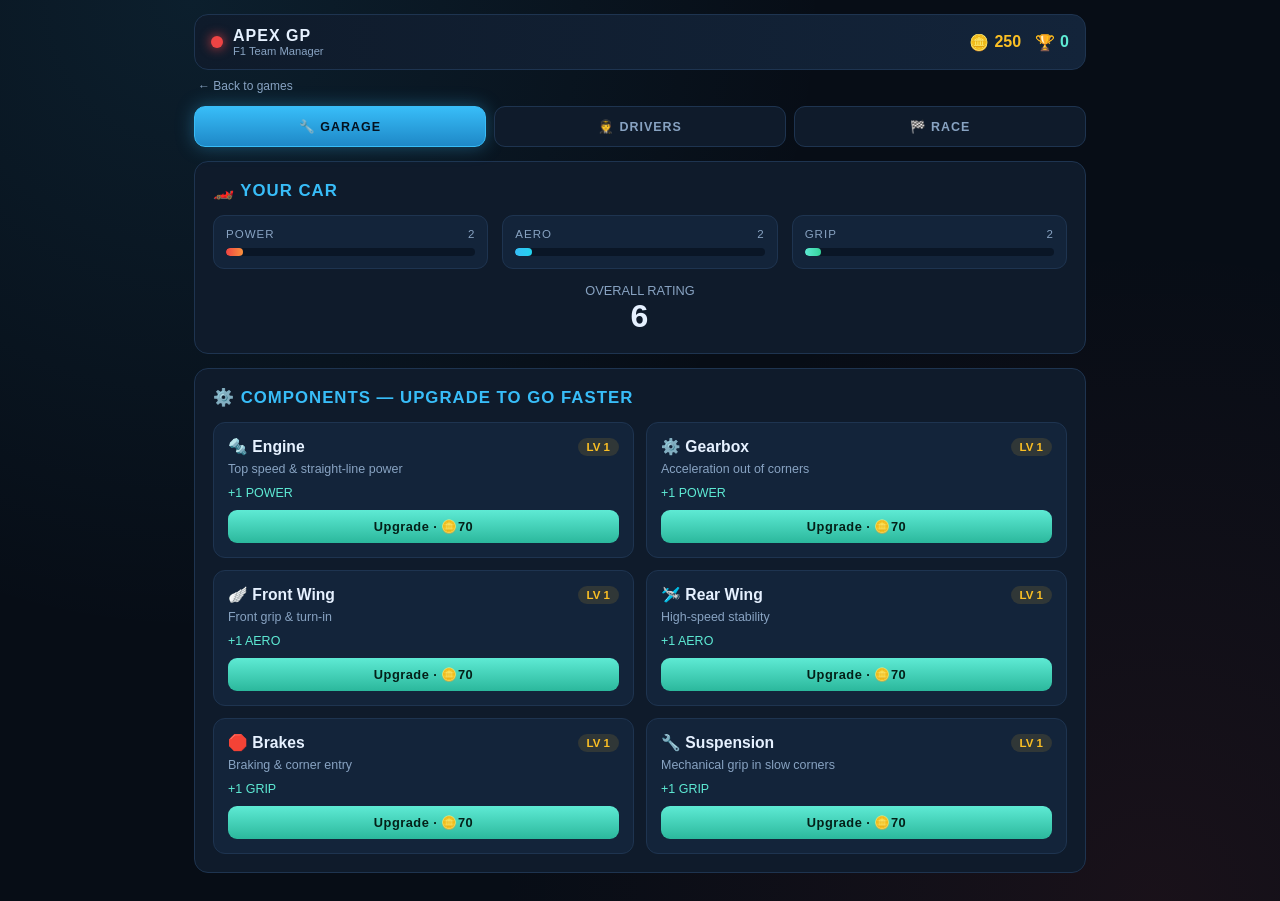
<file: f1clash.html>
<!DOCTYPE html>
<html lang="en">
<head>
<meta charset="UTF-8">
<meta name="viewport" content="width=device-width, initial-scale=1.0">
<title>Apex GP • F1 Team Manager</title>
<style>
  :root{
    --bg:#070d16;
    --panel:#0f1b2b;
    --panel2:#13243a;
    --line:#1e3450;
    --blue:#38bdf8;
    --cyan:#22d3ee;
    --teal:#5eead4;
    --red:#ef4444;
    --gold:#fbbf24;
    --text:#e6f1ff;
    --muted:#88a3c2;
  }
  *{box-sizing:border-box;margin:0;padding:0}
  body{
    font-family:'Trebuchet MS','Segoe UI',sans-serif;color:var(--text);
    background:
      radial-gradient(circle at 15% 0%, rgba(56,189,248,.10), transparent 45%),
      radial-gradient(circle at 90% 100%, rgba(239,68,68,.08), transparent 45%),
      var(--bg);
    min-height:100vh;
  }
  a{color:var(--blue)}
  .wrap{max-width:920px;margin:0 auto;padding:14px}

  /* TOP BAR */
  .topbar{
    display:flex;align-items:center;justify-content:space-between;gap:10px;
    background:linear-gradient(90deg,var(--panel),var(--panel2));
    border:1px solid var(--line);border-radius:14px;padding:12px 16px;margin-bottom:14px;
  }
  .brand{display:flex;align-items:center;gap:10px;font-weight:bold;letter-spacing:1px}
  .brand .dot{width:12px;height:12px;border-radius:50%;background:var(--red);box-shadow:0 0 12px var(--red)}
  .brand small{display:block;color:var(--muted);font-weight:normal;letter-spacing:0;font-size:.7rem}
  .wallet{display:flex;gap:14px;font-weight:bold}
  .wallet .coin{color:var(--gold)} .wallet .tro{color:var(--teal)}
  .wallet div{display:flex;align-items:center;gap:5px}
  .home-link{font-size:.75rem;color:var(--muted);text-decoration:none}

  /* TABS */
  .tabs{display:flex;gap:8px;margin-bottom:14px}
  .tabs button{
    flex:1;padding:12px;border:1px solid var(--line);background:var(--panel);color:var(--muted);
    border-radius:11px;cursor:pointer;font-weight:bold;letter-spacing:1px;text-transform:uppercase;font-size:.78rem;transition:.18s;
  }
  .tabs button.active{background:linear-gradient(180deg,var(--blue),#1e88c7);color:#04111f;border-color:var(--blue);box-shadow:0 0 18px rgba(56,189,248,.35)}

  .panel{background:var(--panel);border:1px solid var(--line);border-radius:14px;padding:18px;margin-bottom:14px}
  h2.sec{font-size:1.05rem;letter-spacing:1px;text-transform:uppercase;color:var(--blue);margin-bottom:14px;display:flex;align-items:center;gap:8px}

  /* CAR SUMMARY */
  .car-stats{display:grid;grid-template-columns:1fr 1fr 1fr;gap:14px;margin-bottom:6px}
  .stat-box{background:var(--panel2);border:1px solid var(--line);border-radius:11px;padding:12px}
  .stat-box .lab{font-size:.72rem;text-transform:uppercase;letter-spacing:1px;color:var(--muted);display:flex;justify-content:space-between}
  .bar{height:8px;background:#0a1626;border-radius:6px;margin-top:8px;overflow:hidden}
  .bar i{display:block;height:100%;border-radius:6px;transition:width .4s}
  .bar.power i{background:linear-gradient(90deg,#ef4444,#fb923c)}
  .bar.aero i{background:linear-gradient(90deg,#38bdf8,#22d3ee)}
  .bar.grip i{background:linear-gradient(90deg,#5eead4,#34d399)}
  .overall{text-align:center;margin-top:14px;font-size:.8rem;color:var(--muted)}
  .overall b{font-size:2rem;color:var(--text);display:block;letter-spacing:1px}

  /* PART / DRIVER CARDS */
  .grid{display:grid;grid-template-columns:1fr 1fr;gap:12px}
  .item{background:var(--panel2);border:1px solid var(--line);border-radius:12px;padding:14px}
  .item .top{display:flex;justify-content:space-between;align-items:center;margin-bottom:4px}
  .item h4{font-size:.98rem}
  .item .lvl{font-size:.72rem;color:var(--gold);font-weight:bold;background:rgba(251,191,36,.12);padding:3px 9px;border-radius:20px}
  .item .desc{font-size:.78rem;color:var(--muted);margin:6px 0 10px}
  .item .pts{font-size:.78rem;color:var(--teal);margin-bottom:10px}
  .up{
    width:100%;padding:9px;border:none;border-radius:9px;cursor:pointer;font-weight:bold;font-size:.8rem;
    background:linear-gradient(180deg,var(--teal),#2bb89c);color:#042018;letter-spacing:.5px;transition:.15s;
  }
  .up:hover{filter:brightness(1.08)}
  .up:disabled{background:#22364c;color:#5d7a99;cursor:not-allowed;filter:none}
  .up.maxed{background:#22364c;color:var(--muted)}

  /* RACE SETUP */
  .tracks{display:grid;grid-template-columns:1fr 1fr 1fr;gap:10px;margin-bottom:14px}
  .track{background:var(--panel2);border:1px solid var(--line);border-radius:11px;padding:12px;cursor:pointer;transition:.15s;text-align:center}
  .track.sel{border-color:var(--blue);box-shadow:0 0 16px rgba(56,189,248,.3)}
  .track .nm{font-weight:bold;font-size:.9rem}
  .track .fl{font-size:1.6rem;margin-bottom:4px}
  .track .mini{font-size:.66rem;color:var(--muted);margin-top:6px;line-height:1.4}
  .tyres{display:grid;grid-template-columns:1fr 1fr 1fr;gap:10px;margin-bottom:14px}
  .tyre{background:var(--panel2);border:1px solid var(--line);border-radius:11px;padding:12px;cursor:pointer;text-align:center;transition:.15s}
  .tyre.sel{border-color:var(--gold);box-shadow:0 0 16px rgba(251,191,36,.25)}
  .tyre .ring{width:34px;height:34px;border-radius:50%;margin:0 auto 6px;border:6px solid}
  .tyre.soft .ring{border-color:var(--red)} .tyre.med .ring{border-color:var(--gold)} .tyre.hard .ring{border-color:#cbd5e1}
  .tyre .nm{font-weight:bold;font-size:.85rem} .tyre .mini{font-size:.66rem;color:var(--muted);margin-top:4px}
  .bigbtn{
    width:100%;padding:15px;border:none;border-radius:12px;cursor:pointer;font-weight:bold;
    font-size:1rem;letter-spacing:2px;text-transform:uppercase;
    background:linear-gradient(180deg,var(--red),#b91c1c);color:#fff;box-shadow:0 0 22px rgba(239,68,68,.4);transition:.15s;
  }
  .bigbtn:hover{filter:brightness(1.08)}

  /* RACE SCREEN */
  .race-screen{display:none}
  .race-screen.on{display:block}
  .race-head{display:flex;justify-content:space-between;align-items:center;margin-bottom:12px}
  .lap{font-size:1.1rem;font-weight:bold;letter-spacing:1px}
  .lap span{color:var(--blue)}
  #track3d{position:relative;width:100%;height:380px;background:#7fb6e6;border:1px solid var(--line);border-radius:12px;margin-bottom:14px;overflow:hidden}
  #track3d canvas{display:block;width:100%!important;height:100%!important;border-radius:12px}
  .tv-tower{position:absolute;top:10px;left:10px;width:148px;font-family:'Trebuchet MS',sans-serif;pointer-events:none;border-radius:6px;overflow:hidden;box-shadow:0 4px 14px rgba(0,0,0,.4)}
  .tv-h{background:#0c1626;color:#fff;font-weight:bold;font-size:.7rem;letter-spacing:1px;padding:5px 9px;border-bottom:2px solid var(--red)}
  .tv-row{display:flex;align-items:stretch;background:rgba(9,15,25,.88);font-size:.72rem;font-weight:bold;border-bottom:1px solid rgba(255,255,255,.06)}
  .tv-row.me{background:rgba(56,189,248,.30)}
  .tv-pos{width:18px;display:flex;align-items:center;justify-content:center;color:#dde;}
  .tv-bar{width:5px}
  .tv-name{flex:1;padding:4px 6px;color:#fff;letter-spacing:.5px;display:flex;align-items:center}
  .tv-gap{padding:4px 7px;color:#9be7c8;font-variant-numeric:tabular-nums;font-size:.66rem;display:flex;align-items:center}
  .board{display:flex;flex-direction:column;gap:6px;margin-bottom:14px}
  .row{
    display:grid;grid-template-columns:30px 1fr auto;align-items:center;gap:10px;
    background:var(--panel2);border:1px solid var(--line);border-radius:10px;padding:9px 12px;
    transition:transform .45s ease, background .2s;
  }
  .row.you{border-color:var(--blue);background:rgba(56,189,248,.12)}
  .row .pos{font-weight:bold;color:var(--muted);text-align:center}
  .row.you .pos{color:var(--blue)}
  .row .who{font-weight:bold;display:flex;align-items:center;gap:8px;font-size:.9rem}
  .row .swatch{width:10px;height:10px;border-radius:50%}
  .row .gap{font-size:.75rem;color:var(--muted);font-variant-numeric:tabular-nums}
  .tyrebar{margin:4px 0 14px}
  .tyrebar .lab{display:flex;justify-content:space-between;font-size:.72rem;color:var(--muted);margin-bottom:5px}
  .tyrebar .bar i{background:linear-gradient(90deg,#34d399,#fbbf24,#ef4444)}
  .controls{display:grid;grid-template-columns:1fr 1fr 1fr 1fr;gap:8px}
  .controls button{
    padding:12px 6px;border:1px solid var(--line);background:var(--panel2);color:var(--text);
    border-radius:10px;cursor:pointer;font-weight:bold;font-size:.78rem;transition:.15s;
  }
  .controls button.act{border-color:var(--blue);background:rgba(56,189,248,.18)}
  .controls button.pit{border-color:var(--gold);color:var(--gold)}
  .feed{margin-top:12px;font-size:.8rem;color:var(--muted);min-height:20px;text-align:center}

  /* MODAL */
  .modal{position:fixed;inset:0;background:rgba(4,9,16,.82);display:none;align-items:center;justify-content:center;z-index:99;padding:20px}
  .modal.on{display:flex}
  .modal .box{background:var(--panel);border:1px solid var(--line);border-radius:16px;padding:28px;max-width:380px;width:100%;text-align:center}
  .modal h3{font-size:1.6rem;letter-spacing:1px;margin-bottom:6px}
  .modal .fin{font-size:3rem;font-weight:bold;margin:8px 0}
  .modal .reward{background:var(--panel2);border:1px solid var(--line);border-radius:10px;padding:12px;margin:14px 0;font-weight:bold}
  .modal .reward .coin{color:var(--gold)} .modal .reward .tro{color:var(--teal)}

  .toast{position:fixed;bottom:18px;left:50%;transform:translateX(-50%);background:var(--panel2);border:1px solid var(--line);
    padding:10px 18px;border-radius:30px;font-size:.82rem;opacity:0;transition:opacity .3s;pointer-events:none;z-index:120}
  .toast.show{opacity:1}
  .hide{display:none}
  @media(max-width:620px){
    .car-stats,.tracks,.tyres{grid-template-columns:1fr 1fr}
    .grid{grid-template-columns:1fr}
    .controls{grid-template-columns:1fr 1fr}
  }
</style>
</head>
<body>
<div class="wrap">

  <div class="topbar">
    <div class="brand"><span class="dot"></span><div>APEX GP<small>F1 Team Manager</small></div></div>
    <div class="wallet">
      <div class="coin">🪙 <span id="coins">0</span></div>
      <div class="tro">🏆 <span id="trophies">0</span></div>
    </div>
  </div>
  <div style="text-align:left;margin:-8px 4px 12px"><a class="home-link" href="games.html" target="_top">← Back to games</a></div>

  <!-- TABS -->
  <div class="tabs">
    <button data-tab="garage" class="active">🔧 Garage</button>
    <button data-tab="drivers">🧑‍✈️ Drivers</button>
    <button data-tab="race">🏁 Race</button>
  </div>

  <!-- GARAGE -->
  <div id="garage">
    <div class="panel">
      <h2 class="sec">🏎️ Your Car</h2>
      <div class="car-stats">
        <div class="stat-box"><div class="lab"><span>Power</span><span id="vPower">0</span></div><div class="bar power"><i id="bPower"></i></div></div>
        <div class="stat-box"><div class="lab"><span>Aero</span><span id="vAero">0</span></div><div class="bar aero"><i id="bAero"></i></div></div>
        <div class="stat-box"><div class="lab"><span>Grip</span><span id="vGrip">0</span></div><div class="bar grip"><i id="bGrip"></i></div></div>
      </div>
      <div class="overall">OVERALL RATING <b id="overall">0</b></div>
    </div>
    <div class="panel">
      <h2 class="sec">⚙️ Components — upgrade to go faster</h2>
      <div class="grid" id="partGrid"></div>
    </div>
  </div>

  <!-- DRIVERS -->
  <div id="drivers" class="hide">
    <div class="panel">
      <h2 class="sec">🧑‍✈️ Your Drivers</h2>
      <div class="grid" id="driverGrid"></div>
    </div>
  </div>

  <!-- RACE SETUP -->
  <div id="race" class="hide">
    <div class="panel" id="setup">
      <h2 class="sec">📍 Pick a Circuit</h2>
      <div class="tracks" id="trackGrid"></div>
      <h2 class="sec">🛞 Starting Tyres</h2>
      <div class="tyres" id="tyreGrid"></div>
      <button class="bigbtn" id="goRace">Lights Out 🏁</button>
    </div>

    <!-- LIVE RACE -->
    <div class="panel race-screen" id="raceScreen">
      <div class="race-head">
        <div class="lap">LAP <span id="lapNow">1</span>/<span id="lapTot">18</span></div>
        <div class="lap" style="color:var(--muted);font-size:.8rem" id="trackName"></div>
      </div>
      <div id="track3d"></div>
      <div class="board" id="board"></div>
      <div class="tyrebar">
        <div class="lab"><span id="tyreLabel">🛞 Tyres</span><span id="tyrePct">100%</span></div>
        <div class="bar"><i id="tyreWear" style="width:100%"></i></div>
      </div>
      <div class="controls">
        <button data-mode="conserve">🐢 Conserve</button>
        <button data-mode="normal" class="act">⚖️ Normal</button>
        <button data-mode="push">🔥 Push</button>
        <button id="pitBtn" class="pit">🅿️ Pit</button>
      </div>
      <div class="feed" id="feed">Race the leaders — manage your tyres!</div>
    </div>
  </div>

</div>

<!-- RESULTS MODAL -->
<div class="modal" id="modal">
  <div class="box">
    <h3 id="resTitle">RACE OVER</h3>
    <div class="fin" id="resPos">P–</div>
    <div class="reward">
      <span class="coin">🪙 +<span id="resCoins">0</span></span> &nbsp;&nbsp;
      <span class="tro">🏆 +<span id="resTro">0</span></span>
    </div>
    <button class="bigbtn" id="closeModal" style="background:linear-gradient(180deg,var(--blue),#1e88c7);box-shadow:none">Continue</button>
  </div>
</div>

<svg id="geo" width="0" height="0" style="position:absolute;left:-9999px" aria-hidden="true"><path id="geoPath" d=""></path></svg>

<div class="toast" id="toast"></div>

<script>
(function(){
  "use strict";

  // ---------- SAVE / LOAD ----------
  let mem = null;
  function save(){
    try{ localStorage.setItem('apexgp_save', JSON.stringify(G)); }
    catch(e){ mem = JSON.stringify(G); }
  }
  function load(){
    try{ const s=localStorage.getItem('apexgp_save'); if(s) return JSON.parse(s); }catch(e){}
    if(mem) try{ return JSON.parse(mem); }catch(e){}
    return null;
  }

  // ---------- GAME STATE ----------
  const PARTS = [
    {key:'engine',   name:'Engine',     attr:'power', icon:'🔩', desc:'Top speed & straight-line power'},
    {key:'gearbox',  name:'Gearbox',    attr:'power', icon:'⚙️', desc:'Acceleration out of corners'},
    {key:'frontwing',name:'Front Wing', attr:'aero',  icon:'🪽', desc:'Front grip & turn-in'},
    {key:'rearwing', name:'Rear Wing',  attr:'aero',  icon:'🛩️', desc:'High-speed stability'},
    {key:'brakes',   name:'Brakes',     attr:'grip',  icon:'🛑', desc:'Braking & corner entry'},
    {key:'suspension',name:'Suspension',attr:'grip',  icon:'🔧', desc:'Mechanical grip in slow corners'},
  ];
  const DRIVER_STATS = ['overtaking','defending','consistency','tyres'];
  const DRIVER_LABELS = {overtaking:'Overtaking',defending:'Defending',consistency:'Consistency',tyres:'Tyre Mgmt'};

  const TRACKS = [
    {key:'monza',  name:'Monza',     flag:'🇮🇹', laps:16, w:{power:.55,aero:.2,grip:.25}, note:'Power track',
      path:'M40,150 L40,70 Q40,40 70,40 L300,40 Q330,40 330,70 L330,150 Q330,180 300,180 L150,180 Q132,180 132,165 L132,150 Q132,138 118,138 L98,138 Q86,138 86,152 L86,165 Q86,180 60,180 Q40,180 40,150 Z'},
    {key:'monaco', name:'Monaco',    flag:'🇲🇨', laps:20, w:{power:.15,aero:.3,grip:.55}, note:'Grip track',
      path:'M50,70 Q50,45 75,45 L120,45 Q140,45 142,68 L146,100 Q148,118 168,118 L210,118 Q226,118 226,100 L226,72 Q226,50 250,50 L300,50 Q325,50 325,78 L325,150 Q325,178 295,176 L95,176 Q62,176 56,148 L48,95 Q46,80 50,70 Z'},
    {key:'silver', name:'Silverstone',flag:'🇬🇧',laps:18, w:{power:.3,aero:.45,grip:.25}, note:'Aero track',
      path:'M55,120 Q50,70 100,62 Q150,55 175,92 Q198,128 248,108 Q300,88 322,120 Q345,155 300,172 Q210,200 150,180 Q110,168 95,178 Q70,192 58,160 Q50,140 55,120 Z'},
    {key:'spa',    name:'Spa',       flag:'🇧🇪', laps:17, w:{power:.45,aero:.35,grip:.2}, note:'Fast & flowing',
      path:'M55,165 Q45,135 65,120 L70,80 Q72,48 102,48 Q130,48 132,80 Q134,108 165,108 L255,108 Q330,108 330,68 Q330,46 348,52 Q362,58 345,92 Q318,160 250,160 L95,168 Q66,182 55,165 Z'},
    {key:'singap', name:'Singapore', flag:'🇸🇬', laps:19, w:{power:.2,aero:.35,grip:.45}, note:'Street circuit',
      path:'M50,55 L150,55 L150,95 L210,95 L210,55 L330,55 L330,120 L280,120 L280,165 L120,165 L120,125 L50,125 Z'},
    {key:'suzuka', name:'Suzuka',    flag:'🇯🇵', laps:18, w:{power:.33,aero:.34,grip:.33}, note:'Figure-8',
      path:'M175,110 C95,55 45,75 60,125 C72,165 150,165 200,120 C250,75 305,80 320,118 C333,152 285,170 240,150 C150,110 110,150 175,110 Z'},
  ];
  const TYRES = {
    soft:{name:'Soft',  cls:'soft', grip:7.0, wear:0.075, note:'Fast, wears quick'},
    med: {name:'Medium',cls:'med',  grip:4.5, wear:0.048, note:'Balanced'},
    hard:{name:'Hard',  cls:'hard', grip:2.6, wear:0.030, note:'Slow, lasts long'},
  };

  function freshGame(){
    const parts={}; PARTS.forEach(p=>parts[p.key]=1);
    return {
      coins:250, trophies:0,
      parts,
      drivers:[
        {name:'A. Rossi', overtaking:55, defending:52, consistency:58, tyres:54, lvl:1},
        {name:'J. Park',  overtaking:50, defending:60, consistency:52, tyres:56, lvl:1},
      ],
      racesWon:0,
    };
  }
  let G = load() || freshGame();

  // ---------- DERIVED CAR STATS ----------
  function attrTotal(attr){
    return PARTS.filter(p=>p.attr===attr).reduce((s,p)=>s+G.parts[p.key],0); // each part 1..15 -> 2..30
  }
  function carStats(){
    return {power:attrTotal('power'), aero:attrTotal('aero'), grip:attrTotal('grip')};
  }
  function overall(){ const c=carStats(); return c.power+c.aero+c.grip; } // max 90
  function driverOverall(d){ return Math.round((d.overtaking+d.defending+d.consistency+d.tyres)/4); }
  const MAXPART=15;
  function partCost(lvl){ return 70 + (lvl-1)*55; }
  function driverCost(d){ return 130 + (d.lvl-1)*90; }

  // ---------- DOM ----------
  const $=id=>document.getElementById(id);
  function fmt(n){ return n.toLocaleString(); }

  function renderWallet(){ $('coins').textContent=fmt(G.coins); $('trophies').textContent=fmt(G.trophies); }

  function renderCar(){
    const c=carStats();
    $('vPower').textContent=c.power; $('bPower').style.width=(c.power/30*100)+'%';
    $('vAero').textContent=c.aero;   $('bAero').style.width=(c.aero/30*100)+'%';
    $('vGrip').textContent=c.grip;   $('bGrip').style.width=(c.grip/30*100)+'%';
    $('overall').textContent=overall();
  }

  function renderParts(){
    const grid=$('partGrid'); grid.innerHTML='';
    PARTS.forEach(p=>{
      const lvl=G.parts[p.key], maxed=lvl>=MAXPART, cost=partCost(lvl);
      const can=!maxed && G.coins>=cost;
      const el=document.createElement('div'); el.className='item';
      el.innerHTML=`
        <div class="top"><h4>${p.icon} ${p.name}</h4><span class="lvl">LV ${lvl}</span></div>
        <div class="desc">${p.desc}</div>
        <div class="pts">+${lvl} ${p.attr.toUpperCase()}</div>
        <button class="up ${maxed?'maxed':''}" ${(!can)?'disabled':''} data-part="${p.key}">
          ${maxed?'MAX LEVEL':'Upgrade · 🪙'+cost}
        </button>`;
      grid.appendChild(el);
    });
  }

  function renderDrivers(){
    const grid=$('driverGrid'); grid.innerHTML='';
    G.drivers.forEach((d,i)=>{
      const cost=driverCost(d), can=G.coins>=cost && d.lvl<10;
      const statsHtml=DRIVER_STATS.map(s=>`
        <div class="lab" style="margin-top:7px"><span>${DRIVER_LABELS[s]}</span><span>${d[s]}</span></div>
        <div class="bar aero"><i style="width:${d[s]}%"></i></div>`).join('');
      const el=document.createElement('div'); el.className='item';
      el.innerHTML=`
        <div class="top"><h4>${i===0?'①':'②'} ${d.name}</h4><span class="lvl">OVR ${driverOverall(d)}</span></div>
        ${statsHtml}
        <button class="up" style="margin-top:12px" ${can?'':'disabled'} data-driver="${i}">
          ${d.lvl>=10?'MAX':'Train +2 all · 🪙'+cost}
        </button>`;
      grid.appendChild(el);
    });
  }

  // ---------- TAB SWITCH ----------
  document.querySelectorAll('.tabs button').forEach(b=>{
    b.addEventListener('click',()=>{
      document.querySelectorAll('.tabs button').forEach(x=>x.classList.remove('active'));
      b.classList.add('active');
      ['garage','drivers','race'].forEach(t=>$(t).classList.add('hide'));
      $(b.dataset.tab).classList.remove('hide');
    });
  });

  // ---------- UPGRADES ----------
  $('partGrid').addEventListener('click',e=>{
    const btn=e.target.closest('[data-part]'); if(!btn) return;
    const key=btn.dataset.part, lvl=G.parts[key];
    if(lvl>=MAXPART) return;
    const cost=partCost(lvl);
    if(G.coins<cost){ toast('Not enough coins'); return; }
    G.coins-=cost; G.parts[key]++; save();
    renderWallet(); renderCar(); renderParts();
    toast(PARTS.find(p=>p.key===key).name+' upgraded!');
  });
  $('driverGrid').addEventListener('click',e=>{
    const btn=e.target.closest('[data-driver]'); if(!btn) return;
    const d=G.drivers[+btn.dataset.driver];
    if(d.lvl>=10) return;
    const cost=driverCost(d);
    if(G.coins<cost){ toast('Not enough coins'); return; }
    G.coins-=cost; d.lvl++;
    DRIVER_STATS.forEach(s=> d[s]=Math.min(99,d[s]+2));
    save(); renderWallet(); renderDrivers();
    toast(d.name+' trained!');
  });

  // ---------- RACE SETUP ----------
  let selTrack=TRACKS[0].key, selTyre='med';
  function renderTracks(){
    const g=$('trackGrid'); g.innerHTML='';
    TRACKS.forEach(t=>{
      const el=document.createElement('div'); el.className='track'+(t.key===selTrack?' sel':'');
      el.innerHTML=`<div class="fl">${t.flag}</div><div class="nm">${t.name}</div>
        <div class="mini">${t.laps} laps<br>${t.note}</div>`;
      el.addEventListener('click',()=>{selTrack=t.key;renderTracks();});
      g.appendChild(el);
    });
  }
  function renderTyres(){
    const g=$('tyreGrid'); g.innerHTML='';
    Object.keys(TYRES).forEach(k=>{
      const t=TYRES[k];
      const el=document.createElement('div'); el.className='tyre '+t.cls+(k===selTyre?' sel':'');
      el.innerHTML=`<div class="ring"></div><div class="nm">${t.name}</div><div class="mini">${t.note}</div>`;
      el.addEventListener('click',()=>{selTyre=k;renderTyres();});
      g.appendChild(el);
    });
  }

  // ---------- RACE SIMULATION ----------
  const RIVAL_NAMES=['M. Vettori','C. Lambert','S. Tanaka','R. Costa','N. Becker','L. Moretti','D. Vance','O. Halonen'];
  const RIVAL_COLORS=['#ef4444','#fbbf24','#a855f7','#ec4899','#84cc16','#fb923c','#f43f5e','#14b8a6'];
  let race=null, rafId=null, lastT=0;

  function startRace(){
    const track=TRACKS.find(t=>t.key===selTrack);
    const myCar=overall();                 // 6..90
    const myDriver=Math.max(driverOverall(G.drivers[0]),driverOverall(G.drivers[1]));
    const cars=[];
    cars.push(makeCar('YOU', '#38bdf8', myCar, myDriver, selTyre, true));
    const idxs=shuffle([0,1,2,3,4,5,6,7]).slice(0,5);
    idxs.forEach((ix)=>{
      const carR=clamp(myCar + rand(-10,7), 6, 90);
      const drv=clamp(myDriver + rand(-12,10), 40, 95);
      const tyre=['soft','med','hard'][rand(0,2)];
      cars.push(makeCar(RIVAL_NAMES[ix], RIVAL_COLORS[ix], carR, drv, tyre, false));
    });
    race={track, cars, mode:'normal', over:false, phase:'lights', lightT:0, lights:0, goFlash:0};
    // standing grid behind the start line, staggered in two columns
    cars.forEach((c,i)=>{ c.prog=-0.004-(i*0.006); c.laps=0; c.pitBlend=0; });
    cars.forEach(c=>{ if(!c.you) c.aiMode='normal'; c.lapsPerSec=computeLapSpeed(c); });

    $('setup').classList.add('hide');
    $('raceScreen').classList.add('on');
    $('lapTot').textContent=track.laps;
    $('lapNow').textContent=1;
    $('trackName').textContent=track.flag+' '+track.name;
    setMode('normal');
    const ok=R3.init(track);
    renderBoard(); renderTyre(); if(ok) R3.update();
    feed('Formation lap done — lights coming on…');
    lastT=performance.now();
    rafId=requestAnimationFrame(frame);
  }

  function makeCar(name,color,carR,driver,tyre,you){
    return {name,color,carR,driver,tyre,you,prog:0,laps:0,wear:0,pitTimer:0,lapsPerSec:0.3,aiMode:'normal',pitBlend:0};
  }

  function weightedSplit(rating){ // approximate a rival's 3 stats from an overall rating
    const each=rating/3;
    return {power:each+rand(-2,2), aero:each+rand(-2,2), grip:each+rand(-2,2)};
  }

  // pace expressed as LAPS PER SECOND (recomputed each lap)
  function computeLapSpeed(c){
    const w=race.track.w;
    const cs = c.you ? carStats() : weightedSplit(c.carR);
    const carContribution = cs.power*w.power + cs.aero*w.aero + cs.grip*w.grip; // ~2..30
    const tyre=TYRES[c.tyre];
    const grip = tyre.grip * (1 - c.wear*0.82);
    const driverBonus = c.driver*0.05;
    const mode = c.you ? race.mode : c.aiMode;
    const modeMod = mode==='push'?2.2 : mode==='conserve'?-2.0 : 0;
    let perf = carContribution + grip + driverBonus + modeMod + rand(-12,12)/10;
    if(c.wear>=1) perf -= 4;                           // worn-out cliff
    let lps = 0.24 + Math.max(0,perf)*0.0055;          // ~2.0s–3.6s per lap
    return Math.max(0.12, lps);
  }

  // ----- main animation loop -----
  function frame(t){
    if(!race || race.over) return;
    const dt=Math.min(0.05,(t-lastT)/1000); lastT=t;
    step(dt);
    if(race.over) return;
    R3.update();
    rafId=requestAnimationFrame(frame);
  }

  function step(dt){
    // ----- standing start: lights sequence (cars frozen on the grid) -----
    if(race.phase==='lights'){
      race.lightT+=dt;
      race.lights=Math.min(5, Math.floor(race.lightT/0.7));
      if(race.lights>=5) feed('Lights on… wait for it…');
      if(race.lightT>=4.4){ race.phase='go'; race.goFlash=1.1; feed('LIGHTS OUT — GO GO GO!'); }
      renderBoard();
      return;
    }
    if(race.goFlash>0) race.goFlash-=dt;
    race.cars.forEach(c=>{
      if(c.pitTimer>0){
        c.pitTimer-=dt;
        if(c.pitTimer<=0){ c.wear=0; c.lapsPerSec=computeLapSpeed(c); }
        return;
      }
      const before=Math.floor(c.prog);
      c.prog += c.lapsPerSec*dt;
      // tyre wear accrues with distance covered
      const tyre=TYRES[c.tyre];
      const mode = c.you ? race.mode : c.aiMode;
      let wr = tyre.wear * (mode==='push'?1.5 : mode==='conserve'?0.6 : 1);
      wr *= (1 - (c.driver-50)*0.002);
      c.wear = Math.min(1.25, c.wear + wr*(c.lapsPerSec*dt));
      const after=Math.floor(c.prog);
      if(after>before){ c.laps=after; onLapComplete(c); }
    });
    const leader=order()[0];
    $('lapNow').textContent=Math.min(race.track.laps, leader.laps+1);
    renderBoard(); renderTyre();
    if(leader.laps>=race.track.laps){ race.over=true; endRace(); }
  }

  function onLapComplete(c){
    if(!c.you){
      c.aiMode = c.wear>0.72 ? 'conserve' : (Math.random()<0.3?'push':'normal');
      if(c.wear>0.8 && c.laps<race.track.laps-1 && Math.random()<0.6){ doPit(c); return; }
    } else { maybeFeed(); }
    c.lapsPerSec=computeLapSpeed(c);
  }

  function doPit(c, choice){
    c.pitTimer = 1.6;               // ~1.6s stationary in the pits
    if(choice) c.tyre=choice;
    else c.tyre = c.wear>0.95 ? 'hard' : 'med';
  }

  function order(){ return [...race.cars].sort((a,b)=>b.prog-a.prog); }

  // ===== SELF-CONTAINED 3D RENDERER (plain canvas, no libraries) =====
  const R3 = {
    ready:false, canvas:null, ctx:null, W:640, H:360,
    sample:[], N:600, roadHalf:6, pitOff:11, focal:1, camYaw:0, cam:{x:0,z:0,h:7},
    init(track){
      try{
        const cont=$('track3d');
        if(!this.canvas){
          this.canvas=document.createElement('canvas');
          cont.appendChild(this.canvas);
          this.ctx=this.canvas.getContext('2d');
          this.tower=document.createElement('div'); this.tower.className='tv-tower';
          cont.appendChild(this.tower);
        }
        const W=cont.clientWidth||640, H=cont.clientHeight||360;
        const dpr=Math.min(2,window.devicePixelRatio||1);
        this.canvas.width=W*dpr; this.canvas.height=H*dpr;
        this.canvas.style.width=W+'px'; this.canvas.style.height=H+'px';
        this.ctx.setTransform(dpr,0,0,dpr,0,0);
        this.W=W; this.H=H; this.focal=H*1.05; this.horizon=H*0.40;
        this.buildSamples(track);
        // init camera behind the player
        const you=race.cars[0], p=this.posAt(you.prog), d=this.dirAt(you.prog);
        this.cam={x:p.x-d.x*13, z:p.z-d.z*13, h:7};
        this.camYaw=Math.atan2(d.x,d.z);
        this.ready=true; return true;
      }catch(e){ console.error(e); return false; }
    },
    buildSamples(track){
      const gp=$('geoPath'); gp.setAttribute('d',track.path);
      const L=gp.getTotalLength(), N=this.N; const raw=[];
      let minX=1e9,minY=1e9,maxX=-1e9,maxY=-1e9;
      for(let i=0;i<N;i++){ const p=gp.getPointAtLength(i/N*L); raw.push({x:p.x,y:p.y});
        if(p.x<minX)minX=p.x;if(p.x>maxX)maxX=p.x;if(p.y<minY)minY=p.y;if(p.y>maxY)maxY=p.y; }
      const cx=(minX+maxX)/2, cy=(minY+maxY)/2, span=Math.max(maxX-minX,maxY-minY)||1;
      const s=260/span;
      this.sample=raw.map(p=>({x:(p.x-cx)*s, z:(p.y-cy)*s}));
    },
    posAt(frac){ const N=this.sample.length; let f=(((frac%1)+1)%1)*N; const i=Math.floor(f),t=f-i;
      const a=this.sample[i%N], b=this.sample[(i+1)%N]; return {x:a.x+(b.x-a.x)*t, z:a.z+(b.z-a.z)*t}; },
    dirAt(frac){ const N=this.sample.length; const i=Math.floor((((frac%1)+1)%1)*N);
      const a=this.sample[i%N], b=this.sample[(i+2)%N]; let dx=b.x-a.x,dz=b.z-a.z; const m=Math.hypot(dx,dz)||1; return {x:dx/m,z:dz/m}; },
    normAt(frac){ const d=this.dirAt(frac); return {x:-d.z, z:d.x}; },
    // project a world point (wx,wy,wz) to screen; returns null if behind camera
    project(wx,wy,wz){
      const rx=wx-this.cam.x, rz=wz-this.cam.z;
      const cy=Math.cos(this.camYaw), sy=Math.sin(this.camYaw);
      const lx=rx*cy - rz*sy;
      const lz=rx*sy + rz*cy;
      if(lz<0.6) return null;
      const ly=wy-this.cam.h;
      return { x:this.W/2 + (lx/lz)*this.focal, y:this.horizon - (ly/lz)*this.focal, z:lz, scale:this.focal/lz };
    },
    update(){
      if(!this.ready) return;
      const ctx=this.ctx, W=this.W, H=this.H, hz=this.horizon;
      // smooth chase camera on player
      const you=race.cars[0], pp=this.posAt(you.prog), pd=this.dirAt(you.prog);
      const tx=pp.x-pd.x*13, tz=pp.z-pd.z*13;
      this.cam.x+=(tx-this.cam.x)*0.12; this.cam.z+=(tz-this.cam.z)*0.12;
      let ty=Math.atan2(pd.x,pd.z), diff=ty-this.camYaw;
      while(diff>Math.PI)diff-=2*Math.PI; while(diff<-Math.PI)diff+=2*Math.PI;
      this.camYaw+=diff*0.12;

      // ---- morning sky ----
      const sky=ctx.createLinearGradient(0,0,0,hz);
      sky.addColorStop(0,'#3f93dd'); sky.addColorStop(0.7,'#8ec4ec'); sky.addColorStop(1,'#dcefff');
      ctx.fillStyle=sky; ctx.fillRect(0,0,W,hz);
      // morning sun glow
      const sun=ctx.createRadialGradient(W*0.74,hz*0.45,2,W*0.74,hz*0.45,90);
      sun.addColorStop(0,'rgba(255,252,235,.95)'); sun.addColorStop(1,'rgba(255,252,235,0)');
      ctx.fillStyle=sun; ctx.fillRect(W*0.45,0,W*0.55,hz);
      // distant treeline + grass
      ctx.fillStyle='#2c5d39'; ctx.fillRect(0,hz-7,W,7);
      ctx.fillStyle='#349040'; ctx.fillRect(0,hz,W,H-hz);

      // ---- build track cross-sections ----
      const STEPS=72, ds=1/this.N*4, hw=this.roadHalf;
      const kerbW=0.9, gravelW=5, barrierOff=hw+gravelW, barrierH=1.8, standOff=barrierOff+2, standH=8;
      const PJ=(p,n,L,Y)=>this.project(p.x+n.x*L,Y,p.z+n.z*L);
      const xs=[];
      for(let k=-3;k<=STEPS;k++){
        const f=you.prog+k*ds; const fr=((f%1)+1)%1; const p=this.posAt(f), n=this.normAt(f);
        xs.push({f,fr,p,n, seg:Math.round(f/ds),            // stable id glued to the track
          cL:PJ(p,n,hw,0),         cR:PJ(p,n,-hw,0),
          kL:PJ(p,n,hw+kerbW,0),   kR:PJ(p,n,-(hw+kerbW),0),
          gL:PJ(p,n,hw+gravelW,0), gR:PJ(p,n,-(hw+gravelW),0),
          bLb:PJ(p,n,barrierOff,0),  bLt:PJ(p,n,barrierOff,barrierH),
          bRb:PJ(p,n,-barrierOff,0), bRt:PJ(p,n,-barrierOff,barrierH),
          sLb:PJ(p,n,standOff,0),    sLt:PJ(p,n,standOff,standH),
          sRb:PJ(p,n,-standOff,0),   sRt:PJ(p,n,-standOff,standH),
          inPit:fr<0.08});
      }
      const quad=(a,b,c,d,fill)=>{ if(!a||!b||!c||!d)return; ctx.beginPath();
        ctx.moveTo(a.x,a.y);ctx.lineTo(b.x,b.y);ctx.lineTo(c.x,c.y);ctx.lineTo(d.x,d.y);ctx.closePath();
        ctx.fillStyle=fill; ctx.fill(); };
      const CROWD=['#ef4444','#fbbf24','#f8fafc','#38bdf8','#22c55e','#ec4899','#f97316'];
      const crowd=(t0,t1,b0,b1,seed)=>{ if(!t0||!t1||!b0||!b1)return;
        const mnx=Math.min(t0.x,t1.x,b0.x,b1.x), mxx=Math.max(t0.x,t1.x,b0.x,b1.x);
        const mny=Math.min(t0.y,t1.y,b0.y,b1.y), mxy=Math.max(t0.y,t1.y,b0.y,b1.y);
        let s=Math.abs(seed*733+91)%2147483647||7; const rnd=()=>(s=s*16807%2147483647)/2147483647;
        const dw=Math.max(1,(mxx-mnx)/15), dh=Math.max(1,(mxy-mny)/9);
        for(let i=0;i<12;i++){ ctx.fillStyle=CROWD[Math.floor(rnd()*CROWD.length)];
          ctx.fillRect(mnx+(mxx-mnx)*rnd(), mny+(mxy-mny)*rnd(), dw, dh); } };

      // ---- draw far -> near (patterns keyed to seg so they stay glued to the track) ----
      for(let k=xs.length-2;k>=0;k--){
        const A=xs[k], B=xs[k+1], odd=(A.seg%2!==0);
        // grandstands both sides, all the way around
        quad(A.sLt,B.sLt,B.bLt,A.bLt,'#6f7884'); crowd(A.sLt,B.sLt,A.bLt,B.bLt,A.seg);
        quad(A.sRt,B.sRt,B.bRt,A.bRt,'#6f7884'); crowd(A.sRt,B.sRt,A.bRt,B.bRt,A.seg+5000);
        // gravel traps (sand)
        quad(A.cL,B.cL,B.gL,A.gL,'#cdb074');
        quad(A.cR,B.cR,B.gR,A.gR,'#cdb074');
        // road surface
        quad(A.cL,B.cL,B.cR,A.cR, odd?'#3c4655':'#444f60');
        // red/white kerbs
        const kc=odd?'#e03b3b':'#f4f4f4';
        quad(A.cL,B.cL,B.kL,A.kL,kc);
        quad(A.cR,B.cR,B.kR,A.kR,kc);
        // tyre-wall barriers (striped)
        const wc=odd?'#d23b3b':'#e9e9e9';
        quad(A.bLt,B.bLt,B.bLb,A.bLb,wc);
        quad(A.bRt,B.bRt,B.bRb,A.bRb,wc);
      }
      // center line dashes + start/finish + pit lane
      xs.forEach((sec,k)=>{
        if(k<1)return; const pv=xs[k-1]; if(!sec.cL||!sec.cR||!pv.cL||!pv.cR)return;
        if(sec.seg%2===0){ const c1={x:(sec.cL.x+sec.cR.x)/2,y:(sec.cL.y+sec.cR.y)/2},
          c0={x:(pv.cL.x+pv.cR.x)/2,y:(pv.cL.y+pv.cR.y)/2};
          ctx.strokeStyle='rgba(245,248,255,.7)'; ctx.lineWidth=Math.max(1,sec.cL.scale*0.06);
          ctx.beginPath();ctx.moveTo(c0.x,c0.y);ctx.lineTo(c1.x,c1.y);ctx.stroke(); }
        if(sec.inPit){ const off=this.pitOff;
          const a=PJ(sec.p,sec.n,off-2.5,0),b=PJ(sec.p,sec.n,off+2.5,0),
                pa=PJ(pv.p,pv.n,off-2.5,0),pb=PJ(pv.p,pv.n,off+2.5,0);
          quad(a,b,pb,pa,'#2e2f37'); }
        if(sec.fr<0.012) quad(sec.cL,sec.cR,pv.cR,pv.cL,'#eef2f8');  // start/finish
      });

      // ---- cars (far -> near) with name tags ----
      const drawList=[];
      race.cars.forEach((c,i)=>{
        const p=this.posAt(c.prog), n=this.normAt(c.prog);
        const target=c.pitTimer>0?1:0;
        c.pitBlend=(c.pitBlend||0)+(target-(c.pitBlend||0))*0.12;
        const lat=c.pitBlend*this.pitOff + (1-c.pitBlend)*((i%3-1)*1.5);
        const pr=this.project(p.x+n.x*lat,0.6,p.z+n.z*lat);
        if(pr) drawList.push({pr,c});
      });
      drawList.sort((a,b)=>b.pr.z-a.pr.z);
      drawList.forEach(o=>this.drawCar(o.pr,o.c));

      if(race.phase==='lights') this.drawLights(race.lights,false);
      else if((race.goFlash||0)>0) this.drawLights(0,true);
      this.renderTower();
    },
    drawLights(n, go){
      const ctx=this.ctx, W=this.W, cx=W/2, top=18, r=Math.max(7,this.H*0.035), gap=r*2.6;
      ctx.save();
      // gantry bar
      ctx.fillStyle='rgba(8,12,20,.9)';
      roundRectP(ctx, cx-gap*2.4, top-r-6, gap*4.8, r*2+12, 6); ctx.fill();
      for(let i=0;i<5;i++){
        const lx=cx+(i-2)*gap;
        ctx.beginPath(); ctx.arc(lx, top, r, 0, Math.PI*2);
        if(go){ ctx.fillStyle='#22c55e'; ctx.shadowColor='#22c55e'; ctx.shadowBlur=18; }
        else if(i<n){ ctx.fillStyle='#ef4444'; ctx.shadowColor='#ef4444'; ctx.shadowBlur=16; }
        else { ctx.fillStyle='#3a2326'; ctx.shadowBlur=0; }
        ctx.fill(); ctx.shadowBlur=0;
      }
      ctx.fillStyle='#fff'; ctx.textAlign='center'; ctx.font='bold '+Math.max(16,this.H*0.07)+'px Trebuchet MS, sans-serif';
      if(go) ctx.fillText('GO!', cx, top+r*4.2);
      else { ctx.font='bold '+Math.max(11,this.H*0.04)+'px Trebuchet MS, sans-serif'; ctx.fillStyle='#cdd9ea'; ctx.fillText('GET READY', cx, top+r*3.6); }
      ctx.restore();
    },
    drawCar(pr,c){
      const ctx=this.ctx, s=pr.scale, x=pr.x, y=pr.y;
      const bw=2.0*s, bh=1.1*s;
      if(bw<2) return;
      ctx.fillStyle='rgba(0,0,0,.28)'; ctx.beginPath();
      ctx.ellipse(x,y+bh*0.15,bw*0.6,bh*0.22,0,0,Math.PI*2); ctx.fill();
      ctx.fillStyle='#15171c'; ctx.fillRect(x-bw*0.55, y-bh*1.05, bw*1.1, bh*0.18);   // rear wing
      ctx.fillStyle='#0b0b0b';                                                          // wheels
      ctx.fillRect(x-bw*0.62, y-bh*0.55, bw*0.22, bh*0.6);
      ctx.fillRect(x+bw*0.40, y-bh*0.55, bw*0.22, bh*0.6);
      ctx.fillStyle=c.color;                                                            // body
      roundRectP(ctx, x-bw*0.42, y-bh*0.95, bw*0.84, bh*0.95, Math.max(2,s*0.15)); ctx.fill();
      ctx.fillStyle='rgba(10,14,20,.85)';                                               // cockpit
      roundRectP(ctx, x-bw*0.2, y-bh*0.85, bw*0.4, bh*0.5, Math.max(1,s*0.1)); ctx.fill();
      // driver name tag above the car
      if(bw>7){
        const fs=Math.max(9,Math.min(15,s*0.5));
        ctx.font='bold '+fs+'px Trebuchet MS, sans-serif'; ctx.textAlign='center'; ctx.textBaseline='middle';
        const label=c.name, tw=ctx.measureText(label).width, tagH=fs+7;
        const tagY=y-bh*1.45-tagH, tagX=x-tw/2-9;
        ctx.fillStyle='rgba(8,14,22,.85)'; roundRectP(ctx, tagX, tagY, tw+16, tagH, 3); ctx.fill();
        ctx.fillStyle=c.color; ctx.fillRect(tagX+2, tagY+2, 3.5, tagH-4);
        ctx.fillStyle='#fff'; ctx.fillText(label, x+2, tagY+tagH/2);
        ctx.textBaseline='alphabetic';
        // small pointer
        ctx.fillStyle='rgba(8,14,22,.85)'; ctx.beginPath();
        ctx.moveTo(x-4,tagY+tagH); ctx.lineTo(x+4,tagY+tagH); ctx.lineTo(x,tagY+tagH+5); ctx.closePath(); ctx.fill();
      }
      if(c.pitTimer>0){ ctx.fillStyle='#fbbf24'; ctx.font='bold '+Math.max(9,s*0.5)+'px sans-serif'; ctx.textAlign='center'; ctx.fillText('🅿 PIT', x, y+bh*0.7); }
    },
    renderTower(){
      if(!this.tower) return;
      const ord=order(), lead=ord[0], lapSec=1/(lead.lapsPerSec||0.4);
      let html='<div class="tv-h">LAP '+Math.min(race.track.laps,lead.laps+1)+'/'+race.track.laps+'</div>';
      ord.forEach((c,i)=>{
        let gap;
        if(c.pitTimer>0) gap='PIT';
        else if(i===0) gap='LEADER';
        else { const ahead=ord[i-1], d=(ahead.prog-c.prog)*lapSec; gap='+'+d.toFixed(1); }
        html+='<div class="tv-row'+(c.you?' me':'')+'">'
          +'<span class="tv-pos">'+(i+1)+'</span>'
          +'<span class="tv-bar" style="background:'+c.color+'"></span>'
          +'<span class="tv-name">'+abbr(c.name)+'</span>'
          +'<span class="tv-gap">'+gap+'</span></div>';
      });
      this.tower.innerHTML=html;
    }
  };
  function abbr(n){ if(n==='YOU')return 'YOU'; const parts=n.replace(/\./g,'').trim().split(/\s+/); const last=parts[parts.length-1]||n; return last.substring(0,3).toUpperCase(); }
  function roundRectP(ctx,x,y,w,h,r){
    ctx.beginPath();
    ctx.moveTo(x+r,y); ctx.arcTo(x+w,y,x+w,y+h,r); ctx.arcTo(x+w,y+h,x,y+h,r);
    ctx.arcTo(x,y+h,x,y,r); ctx.arcTo(x,y,x+w,y,r); ctx.closePath();
  }

  function renderBoard(){
    const ord=order();
    const board=$('board'); board.innerHTML='';
    const lead=ord[0]; const lapSec=1/(lead.lapsPerSec||0.4);
    ord.forEach((c,i)=>{
      const row=document.createElement('div');
      row.className='row'+(c.you?' you':'');
      const behind=lead.prog-c.prog;
      const gap = i===0 ? 'LEADER' : (behind>=1 ? '+'+Math.floor(behind)+' LAP' : '+'+(behind*lapSec).toFixed(1)+'s');
      const pit = c.pitTimer>0 ? ' 🅟' : '';
      row.innerHTML=`<div class="pos">${i+1}</div>
        <div class="who"><span class="swatch" style="background:${c.color}"></span>${c.name}${pit}</div>
        <div class="gap">${gap}</div>`;
      board.appendChild(row);
    });
  }
  function renderTyre(){
    const you=race.cars[0];
    const pct=Math.max(0,Math.round((1-you.wear)*100));
    $('tyrePct').textContent=pct+'%';
    $('tyreWear').style.width=pct+'%';
    $('tyreLabel').textContent='🛞 '+TYRES[you.tyre].name+' tyres';
  }

  let lastFeedLap=-1;
  function maybeFeed(){
    const you=race.cars[0];
    const pos=order().indexOf(you)+1;
    if(you.wear>0.8 && you.laps!==lastFeedLap){ feed('⚠️ Your tyres are worn — consider pitting!'); lastFeedLap=you.laps; return; }
    if(Math.random()<0.3){
      const msgs=['Battle for P'+pos+'!','Tyres cooking out there…','Great pace this lap!','Rival locks up into the corner!','You\'re reeling them in!'];
      feed(msgs[rand(0,msgs.length-1)]);
    }
  }

  function endRace(){
    if(rafId) cancelAnimationFrame(rafId); rafId=null;
    R3.update();
    const ord=order();
    const pos=ord.indexOf(race.cars[0])+1;
    const coinTable=[320,240,175,120,80,50];
    const troTable =[8,5,3,1,0,0];
    const coins=coinTable[pos-1]||40;
    const tro=troTable[pos-1]||0;
    G.coins+=coins; G.trophies+=tro;
    if(pos===1) G.racesWon++;
    save(); renderWallet();
    // modal
    $('resTitle').textContent = pos===1?'🏆 VICTORY!' : pos<=3?'🥂 PODIUM!' : 'CHEQUERED FLAG';
    $('resPos').textContent='P'+pos;
    $('resPos').style.color = pos===1?'var(--gold)':pos<=3?'var(--teal)':'var(--text)';
    $('resCoins').textContent=coins;
    $('resTro').textContent=tro;
    $('modal').classList.add('on');
  }

  // ---------- RACE CONTROLS ----------
  function setMode(m){
    if(race){
      race.mode=m;
      const you=race.cars[0];
      if(you && you.pitTimer<=0) you.lapsPerSec=computeLapSpeed(you);   // apply instantly
    }
    document.querySelectorAll('.controls [data-mode]').forEach(b=>b.classList.toggle('act',b.dataset.mode===m));
  }
  document.querySelectorAll('.controls [data-mode]').forEach(b=>{
    b.addEventListener('click',()=> setMode(b.dataset.mode));
  });
  $('pitBtn').addEventListener('click',()=>{
    if(!race) return;
    const you=race.cars[0];
    if(you.pitTimer>0) return;
    const lapsLeft=race.track.laps-you.laps;
    const choice = lapsLeft>6 ? 'med' : 'soft';   // fresh rubber to the end
    doPit(you, choice);
    feed('🅿️ Pitting for fresh '+TYRES[choice].name+' tyres!');
  });

  $('goRace').addEventListener('click', startRace);
  $('closeModal').addEventListener('click',()=>{
    if(rafId) cancelAnimationFrame(rafId); rafId=null;
    $('modal').classList.remove('on');
    $('raceScreen').classList.remove('on');
    $('setup').classList.remove('hide');
    race=null;
    renderParts(); renderDrivers();   // refresh affordability
  });

  // ---------- HELPERS ----------
  function rand(a,b){ return Math.floor(Math.random()*(b-a+1))+a; }
  function clamp(v,a,b){ return Math.max(a,Math.min(b,v)); }
  function shuffle(arr){ for(let i=arr.length-1;i>0;i--){ const j=rand(0,i); [arr[i],arr[j]]=[arr[j],arr[i]];} return arr; }
  function feed(t){ $('feed').textContent=t; }
  let toastT=null;
  function toast(t){ const el=$('toast'); el.textContent=t; el.classList.add('show'); clearTimeout(toastT); toastT=setTimeout(()=>el.classList.remove('show'),1600); }

  // ---------- INIT ----------
  renderWallet(); renderCar(); renderParts(); renderDrivers(); renderTracks(); renderTyres();
})();
</script>
</body>
</html>
</file>
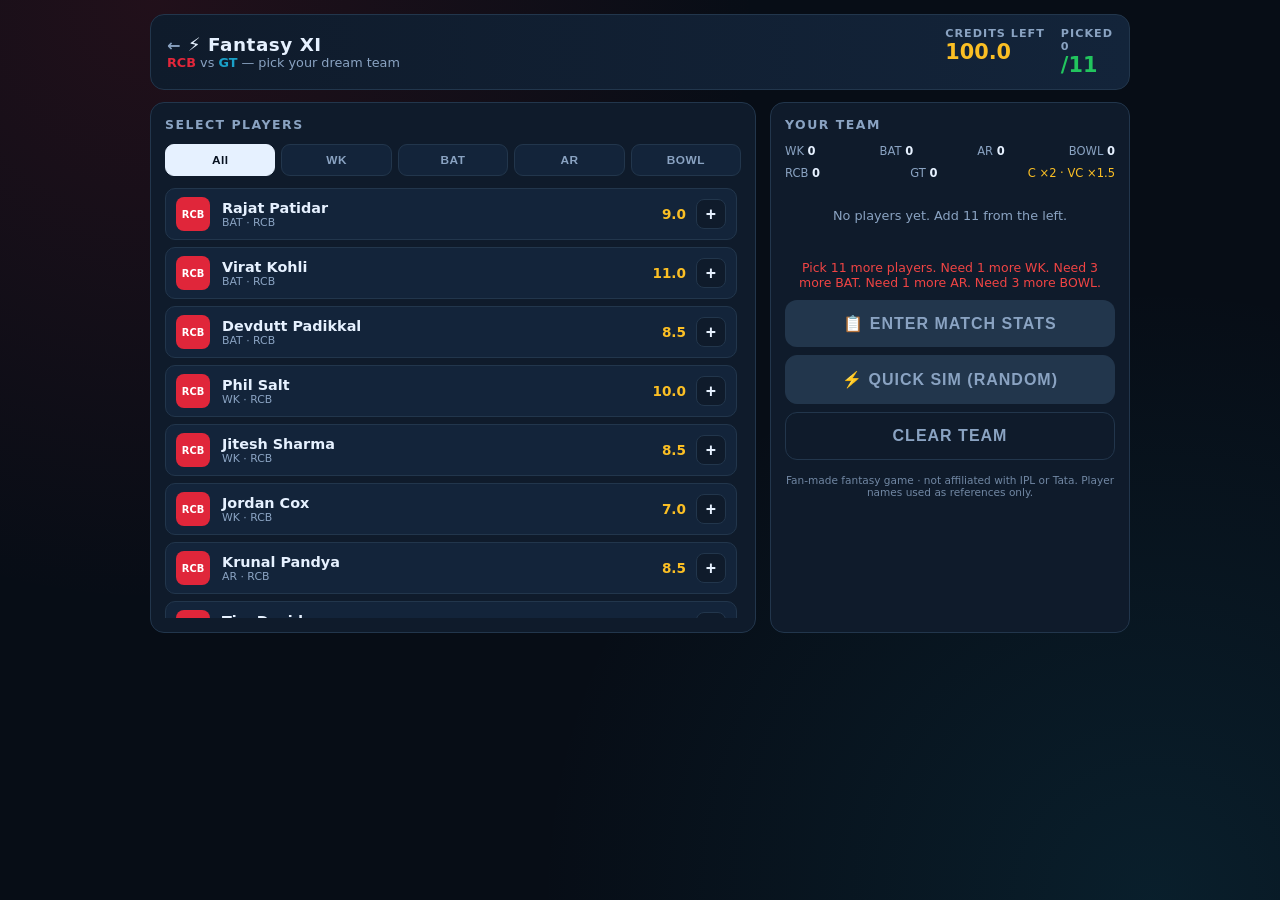
<file: fantasy.html>
<!DOCTYPE html>
<html lang="en">
<head>
<meta charset="UTF-8">
<meta name="viewport" content="width=device-width, initial-scale=1.0">
<title>Fantasy XI — RCB vs GT</title>
<style>
  :root{
    --bg:#070d16; --panel:#0f1b2b; --panel2:#13243a; --line:#22364c;
    --text:#e6f1ff; --muted:#8aa3c2; --gold:#fbbf24; --green:#22c55e; --red:#ef4444;
    --rcb:#e0263a; --gt:#1aa0c8;
  }
  *{box-sizing:border-box;margin:0;padding:0}
  body{font-family:"Segoe UI",system-ui,sans-serif;background:
      radial-gradient(circle at 12% 0%,rgba(224,38,58,.12),transparent 42%),
      radial-gradient(circle at 90% 100%,rgba(26,160,200,.12),transparent 42%),var(--bg);
    color:var(--text);min-height:100vh;padding:14px}
  .wrap{max-width:980px;margin:0 auto}

  .top{display:flex;align-items:center;justify-content:space-between;gap:10px;flex-wrap:wrap;
    background:linear-gradient(90deg,var(--panel),var(--panel2));border:1px solid var(--line);
    border-radius:14px;padding:12px 16px;margin-bottom:12px}
  .top h1{font-size:1.15rem;letter-spacing:.5px}
  .top .vs{color:var(--muted);font-size:.8rem}
  .meters{display:flex;gap:16px;font-weight:bold}
  .meters .m span{color:var(--muted);font-size:.7rem;display:block;text-transform:uppercase;letter-spacing:1px;font-weight:600}
  .meters .cr b{color:var(--gold)} .meters .pk b{color:var(--green)}
  .meters b{font-size:1.3rem}

  .cols{display:grid;grid-template-columns:1fr 360px;gap:14px}
  .panel{background:var(--panel);border:1px solid var(--line);border-radius:14px;padding:14px}
  h2{font-size:.78rem;text-transform:uppercase;letter-spacing:1.5px;color:var(--muted);margin-bottom:12px}

  .filters{display:flex;gap:6px;margin-bottom:12px;flex-wrap:wrap}
  .filters button{flex:1;min-width:54px;padding:8px 6px;border:1px solid var(--line);background:var(--panel2);
    color:var(--muted);border-radius:9px;cursor:pointer;font-weight:bold;font-size:.74rem;letter-spacing:.5px}
  .filters button.on{background:var(--text);color:#06101f;border-color:var(--text)}

  .plist{display:flex;flex-direction:column;gap:7px;max-height:430px;overflow-y:auto;padding-right:4px}
  .prow{display:grid;grid-template-columns:36px 1fr auto auto;align-items:center;gap:10px;
    background:var(--panel2);border:1px solid var(--line);border-radius:10px;padding:8px 10px}
  .prow.sel{border-color:var(--green);background:rgba(34,197,94,.12)}
  .prow.dis{opacity:.4}
  .badge{width:34px;height:34px;border-radius:8px;display:flex;align-items:center;justify-content:center;
    font-weight:800;font-size:.62rem;color:#fff}
  .prow .nm{font-weight:700;font-size:.9rem}
  .prow .sub{font-size:.68rem;color:var(--muted)}
  .prow .cr{font-weight:bold;color:var(--gold);font-size:.85rem;font-variant-numeric:tabular-nums}
  .addbtn{width:30px;height:30px;border-radius:8px;border:1px solid var(--line);background:var(--panel);
    color:var(--text);font-size:1.1rem;cursor:pointer;font-weight:bold}
  .addbtn.rm{background:var(--red);border-color:var(--red);color:#fff}

  /* team panel */
  .roleline{display:flex;justify-content:space-between;font-size:.72rem;color:var(--muted);margin-bottom:8px}
  .roleline b{color:var(--text)}
  .slots{display:flex;flex-direction:column;gap:6px;margin-bottom:12px;min-height:60px}
  .slot{display:grid;grid-template-columns:30px 1fr auto auto;align-items:center;gap:8px;
    background:var(--panel2);border:1px solid var(--line);border-radius:9px;padding:6px 9px;font-size:.82rem}
  .slot .cap{display:flex;gap:4px}
  .capbtn{width:26px;height:24px;border-radius:6px;border:1px solid var(--line);background:var(--panel);
    color:var(--muted);font-size:.66rem;font-weight:bold;cursor:pointer}
  .capbtn.c{background:var(--gold);color:#1a1300;border-color:var(--gold)}
  .capbtn.vc{background:#9ad;color:#06101f;border-color:#9ad}
  .empty{color:var(--muted);font-size:.8rem;text-align:center;padding:20px 0}

  .status{font-size:.78rem;color:var(--muted);margin-bottom:10px;min-height:18px;text-align:center}
  .status.bad{color:var(--red)} .status.good{color:var(--green)}
  .bigbtn{width:100%;padding:14px;border:none;border-radius:12px;cursor:pointer;font-weight:bold;
    font-size:1rem;letter-spacing:1px;text-transform:uppercase;
    background:linear-gradient(180deg,var(--green),#15a34a);color:#04250f}
  .bigbtn:disabled{background:#22364c;color:var(--muted);cursor:not-allowed}
  .ghost{background:transparent;border:1px solid var(--line);color:var(--muted);margin-top:8px}

  /* result modal */
  .modal{position:fixed;inset:0;background:rgba(4,9,16,.85);display:none;align-items:center;justify-content:center;padding:18px;z-index:50}
  .modal.on{display:flex}
  .box{background:var(--panel);border:1px solid var(--line);border-radius:16px;padding:22px;max-width:440px;width:100%;max-height:90vh;overflow-y:auto}
  .box h3{text-align:center;font-size:1.4rem;margin-bottom:4px}
  .total{text-align:center;font-size:2.6rem;font-weight:800;color:var(--gold);margin:6px 0}
  .verdict{text-align:center;color:var(--muted);margin-bottom:14px}
  .scoreline{display:flex;justify-content:space-between;font-size:.82rem;padding:6px 8px;border-bottom:1px solid var(--line)}
  .scoreline .pts{font-weight:bold;font-variant-numeric:tabular-nums}
  .tag{font-size:.6rem;font-weight:bold;padding:1px 5px;border-radius:5px;margin-left:5px}
  .tag.c{background:var(--gold);color:#1a1300}.tag.vc{background:#9ad;color:#06101f}

  .shead,.srow{display:grid;grid-template-columns:1.5fr repeat(8,1fr);gap:4px;align-items:center}
  .shead{font-size:.58rem;color:var(--muted);text-transform:uppercase;letter-spacing:.4px;margin-bottom:6px;text-align:center}
  .shead span:first-child{text-align:left}
  .srow{font-size:.72rem;padding:5px 0;border-bottom:1px solid var(--line)}
  .srow .pn{font-weight:700;white-space:nowrap;overflow:hidden;text-overflow:ellipsis}
  .srow input{width:100%;background:var(--panel2);border:1px solid var(--line);border-radius:6px;
    color:var(--text);font-size:.74rem;padding:4px 2px;text-align:center}
  .srow input:focus{outline:none;border-color:var(--gold)}
  .note{font-size:.66rem;color:var(--muted);text-align:center;margin-top:14px;opacity:.8}
  @media(max-width:760px){.cols{grid-template-columns:1fr}}
</style>
</head>
<body>
<div class="wrap">
  <div class="top">
    <div>
      <h1><a href="games.html" target="_top" style="color:var(--muted);text-decoration:none;font-size:1rem">←</a> ⚡ Fantasy XI</h1>
      <div class="vs"><b style="color:var(--rcb)">RCB</b> vs <b style="color:var(--gt)">GT</b> — pick your dream team</div>
    </div>
    <div class="meters">
      <div class="m cr"><span>Credits left</span><b id="credLeft">100.0</b></div>
      <div class="m pk"><span>Picked</span><b><span id="pickCount">0</span>/11</b></div>
    </div>
  </div>

  <div class="cols">
    <!-- PLAYER POOL -->
    <div class="panel">
      <h2>Select Players</h2>
      <div class="filters" id="filters">
        <button data-r="ALL" class="on">All</button>
        <button data-r="WK">WK</button>
        <button data-r="BAT">BAT</button>
        <button data-r="AR">AR</button>
        <button data-r="BOWL">BOWL</button>
      </div>
      <div class="plist" id="plist"></div>
    </div>

    <!-- YOUR TEAM -->
    <div class="panel">
      <h2>Your Team</h2>
      <div class="roleline">
        <span>WK <b id="cWK">0</b></span><span>BAT <b id="cBAT">0</b></span>
        <span>AR <b id="cAR">0</b></span><span>BOWL <b id="cBOWL">0</b></span>
      </div>
      <div class="roleline"><span>RCB <b id="cRCB">0</b></span><span>GT <b id="cGT">0</b></span>
        <span style="color:var(--gold)">C ×2 · VC ×1.5</span></div>
      <div class="slots" id="slots"><div class="empty">No players yet. Add 11 from the left.</div></div>
      <div class="status" id="status">Pick 11 players within 100 credits.</div>
      <button class="bigbtn" id="playBtn" disabled>📋 Enter Match Stats</button>
      <button class="bigbtn ghost" id="simBtn" disabled>⚡ Quick Sim (random)</button>
      <button class="bigbtn ghost" id="clearBtn">Clear Team</button>
      <div class="note">Fan-made fantasy game · not affiliated with IPL or Tata. Player names used as references only.</div>
    </div>
  </div>
</div>

<!-- ENTER MATCH STATS -->
<div class="modal" id="statsModal">
  <div class="box">
    <h3 style="font-size:1.3rem">📋 Final Scorecard</h3>
    <p style="text-align:center;color:var(--muted);font-size:.74rem;margin:4px 0 12px">Type each player's real numbers from the match, then calculate.</p>
    <div class="shead">
      <span>Player</span><span>R</span><span>4s</span><span>6s</span><span>W</span><span>Mdn</span><span>Ct</span><span>St</span><span>RO</span>
    </div>
    <div id="statsList"></div>
    <button class="bigbtn" id="calcBtn" style="margin-top:14px">Calculate Points</button>
    <button class="bigbtn ghost" id="statsCancel" style="margin-top:8px">Cancel</button>
    <div class="note">R runs · 4s/6s boundaries · W wickets · Mdn maidens · Ct catches · St stumpings · RO run-outs</div>
  </div>
</div>

<!-- RESULT -->
<div class="modal" id="modal">
  <div class="box">
    <h3 id="resTitle">Match Result</h3>
    <div class="total"><span id="resTotal">0</span> pts</div>
    <div class="verdict" id="resVerdict"></div>
    <div id="resList"></div>
    <button class="bigbtn" id="closeBtn" style="margin-top:16px">Play Again</button>
  </div>
</div>

<script>
"use strict";
// ----- squads (representative; edit names/credits freely) -----
const PLAYERS=[
  // ----- Royal Challengers Bengaluru (RCB) — IPL 2026 squad -----
  {id:'r1', name:'Rajat Patidar',     team:'RCB', role:'BAT',  cr:9.0},   // captain
  {id:'r2', name:'Virat Kohli',       team:'RCB', role:'BAT',  cr:11.0},
  {id:'r3', name:'Devdutt Padikkal',  team:'RCB', role:'BAT',  cr:8.5},
  {id:'r4', name:'Phil Salt',         team:'RCB', role:'WK',   cr:10.0},
  {id:'r5', name:'Jitesh Sharma',     team:'RCB', role:'WK',   cr:8.5},
  {id:'r6', name:'Jordan Cox',        team:'RCB', role:'WK',   cr:7.0},
  {id:'r7', name:'Krunal Pandya',     team:'RCB', role:'AR',   cr:8.5},
  {id:'r8', name:'Tim David',         team:'RCB', role:'AR',   cr:9.0},
  {id:'r9', name:'Romario Shepherd',  team:'RCB', role:'AR',   cr:8.0},
  {id:'r10',name:'Jacob Bethell',     team:'RCB', role:'AR',   cr:8.0},
  {id:'r11',name:'Venkatesh Iyer',    team:'RCB', role:'AR',   cr:8.5},
  {id:'r12',name:'Swapnil Singh',     team:'RCB', role:'AR',   cr:6.5},
  {id:'r13',name:'Satvik Deswal',     team:'RCB', role:'AR',   cr:6.0},
  {id:'r14',name:'Mangesh Yadav',     team:'RCB', role:'AR',   cr:6.0},
  {id:'r15',name:'Vicky Ostwal',      team:'RCB', role:'AR',   cr:6.0},
  {id:'r16',name:'Vihaan Malhotra',   team:'RCB', role:'AR',   cr:6.0},
  {id:'r17',name:'Kanishk Chouhan',   team:'RCB', role:'AR',   cr:6.0},
  {id:'r18',name:'Josh Hazlewood',    team:'RCB', role:'BOWL', cr:9.5},
  {id:'r19',name:'Bhuvneshwar Kumar', team:'RCB', role:'BOWL', cr:8.5},
  {id:'r20',name:'Yash Dayal',        team:'RCB', role:'BOWL', cr:7.5},
  {id:'r21',name:'Suyash Sharma',     team:'RCB', role:'BOWL', cr:7.5},
  {id:'r22',name:'Rasikh Dar',        team:'RCB', role:'BOWL', cr:7.0},
  {id:'r23',name:'Jacob Duffy',       team:'RCB', role:'BOWL', cr:7.5},
  {id:'r24',name:'Richard Gleeson',   team:'RCB', role:'BOWL', cr:7.5},
  {id:'r25',name:'Abhinandan Singh',  team:'RCB', role:'BOWL', cr:6.5},

  // ----- Gujarat Titans (GT) — IPL 2026 squad -----
  {id:'g1', name:'Shubman Gill',      team:'GT',  role:'BAT',  cr:11.0},  // captain
  {id:'g2', name:'B Sai Sudharsan',   team:'GT',  role:'BAT',  cr:9.5},
  {id:'g3', name:'Shahrukh Khan',     team:'GT',  role:'BAT',  cr:7.5},
  {id:'g4', name:'Jos Buttler',       team:'GT',  role:'WK',   cr:10.5},
  {id:'g5', name:'Tom Banton',        team:'GT',  role:'WK',   cr:7.5},
  {id:'g6', name:'Anuj Rawat',        team:'GT',  role:'WK',   cr:7.0},
  {id:'g7', name:'Kumar Kushagra',    team:'GT',  role:'WK',   cr:6.5},
  {id:'g8', name:'Rashid Khan',       team:'GT',  role:'AR',   cr:10.0},
  {id:'g9', name:'Washington Sundar', team:'GT',  role:'AR',   cr:8.5},
  {id:'g10',name:'Jason Holder',      team:'GT',  role:'AR',   cr:8.5},
  {id:'g11',name:'Glenn Phillips',    team:'GT',  role:'AR',   cr:8.5},
  {id:'g12',name:'Rahul Tewatia',     team:'GT',  role:'AR',   cr:7.5},
  {id:'g13',name:'Nishant Sindhu',    team:'GT',  role:'AR',   cr:6.5},
  {id:'g14',name:'Manav Suthar',      team:'GT',  role:'AR',   cr:6.5},
  {id:'g15',name:'Kagiso Rabada',     team:'GT',  role:'BOWL', cr:10.0},
  {id:'g16',name:'Mohammed Siraj',    team:'GT',  role:'BOWL', cr:9.5},
  {id:'g17',name:'Prasidh Krishna',   team:'GT',  role:'BOWL', cr:8.5},
  {id:'g18',name:'Sai Kishore',       team:'GT',  role:'BOWL', cr:7.5},
  {id:'g19',name:'Ishant Sharma',     team:'GT',  role:'BOWL', cr:7.0},
  {id:'g20',name:'Arshad Khan',       team:'GT',  role:'BOWL', cr:7.0},
  {id:'g21',name:'Luke Wood',         team:'GT',  role:'BOWL', cr:7.0},
  {id:'g22',name:'Jayant Yadav',      team:'GT',  role:'BOWL', cr:7.0},
  {id:'g23',name:'Gurnoor Brar',      team:'GT',  role:'BOWL', cr:6.5},
  {id:'g24',name:'Ashok Sharma',      team:'GT',  role:'BOWL', cr:6.5},
  {id:'g25',name:'Y Prithvi Raj',     team:'GT',  role:'BOWL', cr:6.5},
];
const TEAMCOL={RCB:'#e0263a', GT:'#1aa0c8'};
const ROLE_MIN={WK:1,BAT:3,AR:1,BOWL:3};
const ROLE_MAX={WK:4,BAT:6,AR:4,BOWL:6};
const BUDGET=100, SQUAD=11, MAX_PER_TEAM=7;

let picked=[];           // array of player ids
let captain=null, vice=null;
let filter='ALL';

const $=id=>document.getElementById(id);
function P(id){ return PLAYERS.find(p=>p.id===id); }
function creditsUsed(){ return picked.reduce((s,id)=>s+P(id).cr,0); }
function creditsLeft(){ return BUDGET-creditsUsed(); }
function roleCount(r){ return picked.filter(id=>P(id).role===r).length; }
function teamCount(t){ return picked.filter(id=>P(id).team===t).length; }

function canAdd(p){
  if(picked.includes(p.id)) return true; // already in (so it shows as removable)
  if(picked.length>=SQUAD) return false;
  if(p.cr>creditsLeft()+1e-9) return false;
  if(teamCount(p.team)>=MAX_PER_TEAM) return false;
  if(roleCount(p.role)>=ROLE_MAX[p.role]) return false;
  return true;
}

function toggle(p){
  const i=picked.indexOf(p.id);
  if(i>=0){
    picked.splice(i,1);
    if(captain===p.id) captain=null;
    if(vice===p.id) vice=null;
  } else {
    if(!canAdd(p)) return;
    picked.push(p.id);
  }
  save(); renderAll();
}

function renderPool(){
  const list=$('plist'); list.innerHTML='';
  PLAYERS.filter(p=>filter==='ALL'||p.role===filter).forEach(p=>{
    const sel=picked.includes(p.id);
    const dis=!sel && !canAdd(p);
    const row=document.createElement('div');
    row.className='prow'+(sel?' sel':'')+(dis?' dis':'');
    row.innerHTML=`
      <div class="badge" style="background:${TEAMCOL[p.team]}">${p.team}</div>
      <div><div class="nm">${p.name}</div><div class="sub">${p.role} · ${p.team}</div></div>
      <div class="cr">${p.cr.toFixed(1)}</div>
      <button class="addbtn ${sel?'rm':''}">${sel?'−':'+'}</button>`;
    row.querySelector('.addbtn').addEventListener('click',()=>toggle(p));
    list.appendChild(row);
  });
}

function renderTeam(){
  $('credLeft').textContent=creditsLeft().toFixed(1);
  $('pickCount').textContent=picked.length;
  ['WK','BAT','AR','BOWL'].forEach(r=>$('c'+r).textContent=roleCount(r));
  $('cRCB').textContent=teamCount('RCB'); $('cGT').textContent=teamCount('GT');

  const slots=$('slots');
  if(picked.length===0){ slots.innerHTML='<div class="empty">No players yet. Add 11 from the left.</div>'; }
  else{
    slots.innerHTML='';
    picked.map(P).sort((a,b)=>b.cr-a.cr).forEach(p=>{
      const s=document.createElement('div'); s.className='slot';
      s.innerHTML=`
        <div class="badge" style="width:24px;height:24px;font-size:.55rem;background:${TEAMCOL[p.team]}">${p.team}</div>
        <div><b>${p.name}</b> <span style="color:var(--muted);font-size:.7rem">${p.role}</span></div>
        <div class="cap">
          <button class="capbtn ${captain===p.id?'c':''}" data-cap="${p.id}">C</button>
          <button class="capbtn ${vice===p.id?'vc':''}" data-vc="${p.id}">VC</button>
        </div>
        <button class="addbtn rm" data-rm="${p.id}">−</button>`;
      slots.appendChild(s);
    });
    slots.querySelectorAll('[data-cap]').forEach(b=>b.addEventListener('click',()=>{
      const id=b.dataset.cap; captain=(captain===id)?null:id; if(vice===id)vice=null; save(); renderAll();
    }));
    slots.querySelectorAll('[data-vc]').forEach(b=>b.addEventListener('click',()=>{
      const id=b.dataset.vc; vice=(vice===id)?null:id; if(captain===id)captain=null; save(); renderAll();
    }));
    slots.querySelectorAll('[data-rm]').forEach(b=>b.addEventListener('click',()=>toggle(P(b.dataset.rm))));
  }
  // validation
  const msgs=[];
  if(picked.length<SQUAD) msgs.push(`Pick ${SQUAD-picked.length} more player${SQUAD-picked.length>1?'s':''}.`);
  ['WK','BAT','AR','BOWL'].forEach(r=>{ if(roleCount(r)<ROLE_MIN[r]) msgs.push(`Need ${ROLE_MIN[r]-roleCount(r)} more ${r}.`); });
  const ready = picked.length===SQUAD && msgs.length===0;
  let needCap = ready && (!captain || !vice);
  const st=$('status');
  if(picked.length===SQUAD && msgs.length===0 && needCap){
    st.textContent='Now pick your Captain (C) and Vice-Captain (VC).'; st.className='status';
  } else if(ready && !needCap){
    st.textContent='Team ready! Enter the match stats to score it.'; st.className='status good';
  } else {
    st.textContent=msgs.join(' '); st.className='status bad';
  }
  const go = ready && !needCap;
  $('playBtn').disabled=!go;
  $('simBtn').disabled=!go;
}

function renderAll(){ renderPool(); renderTeam(); }

// ----- filters -----
$('filters').querySelectorAll('button').forEach(b=>b.addEventListener('click',()=>{
  $('filters').querySelectorAll('button').forEach(x=>x.classList.remove('on'));
  b.classList.add('on'); filter=b.dataset.r; renderPool();
}));

$('clearBtn').addEventListener('click',()=>{ picked=[];captain=null;vice=null;save();renderAll(); });

// ----- fantasy scoring rules (real performance) -----
// s = {r:runs, f:fours, sx:sixes, w:wickets, m:maidens, c:catches, st:stumpings, ro:runOuts}
function calcPoints(s){
  let p = 4;                       // +4 for being in the XI
  // batting
  p += s.r;                        // 1 per run
  p += s.f * 1;                    // boundary bonus
  p += s.sx * 2;                   // six bonus
  if(s.r >= 100) p += 16;          // century bonus
  else if(s.r >= 50) p += 8;       // fifty bonus
  else if(s.r >= 30) p += 4;       // thirty bonus
  // bowling
  p += s.w * 25;                   // 25 per wicket
  if(s.w >= 5) p += 16;            // 5-wicket haul
  else if(s.w >= 4) p += 8;
  else if(s.w >= 3) p += 4;
  p += s.m * 12;                   // maiden over
  // fielding
  p += s.c * 8;                    // catch
  if(s.c >= 3) p += 4;             // 3-catch bonus
  p += s.st * 12;                  // stumping
  p += s.ro * 6;                   // run-out
  return p;
}

function showResult(title, total, verdict, rows){
  $('resTitle').textContent=title;
  $('resTotal').textContent=total;
  $('resVerdict').textContent=verdict;
  $('resList').innerHTML=rows.map(r=>`
    <div class="scoreline">
      <span>${r.p.name}<span style="color:var(--muted);font-size:.7rem"> ${r.p.role}</span>
        ${r.tag?`<span class="tag ${r.tag}">${r.tag.toUpperCase()}</span>`:''}</span>
      <span class="pts">${r.pts}${r.mult>1?` <span style="color:var(--muted);font-size:.66rem">(${r.base}×${r.mult})</span>`:''}</span>
    </div>`).join('');
  $('modal').classList.add('on');
}

function buildRows(getBase){
  return picked.map(P).map(p=>{
    let base=Math.max(0, getBase(p));
    let mult=1, tag='';
    if(p.id===captain){ mult=2; tag='c'; }
    else if(p.id===vice){ mult=1.5; tag='vc'; }
    return {p, base, pts:Math.round(base*mult), mult, tag};
  }).sort((a,b)=>b.pts-a.pts);
}

// ----- Enter real match stats -----
$('playBtn').addEventListener('click',()=>{
  const list=$('statsList'); list.innerHTML='';
  picked.map(P).forEach(p=>{
    const cap = p.id===captain?' <span class="tag c">C</span>' : p.id===vice?' <span class="tag vc">VC</span>' : '';
    const row=document.createElement('div'); row.className='srow';
    row.innerHTML=`<span class="pn">${p.name}${cap}</span>`+
      ['r','f','sx','w','m','c','st','ro'].map(k=>
        `<input type="number" min="0" inputmode="numeric" value="0" data-id="${p.id}" data-k="${k}">`).join('');
    list.appendChild(row);
  });
  $('statsModal').classList.add('on');
});
$('statsCancel').addEventListener('click',()=>$('statsModal').classList.remove('on'));
$('calcBtn').addEventListener('click',()=>{
  const stats={};
  picked.forEach(id=>stats[id]={r:0,f:0,sx:0,w:0,m:0,c:0,st:0,ro:0});
  $('statsList').querySelectorAll('input').forEach(inp=>{
    stats[inp.dataset.id][inp.dataset.k]=Math.max(0, parseInt(inp.value,10)||0);
  });
  const rows=buildRows(p=>calcPoints(stats[p.id]));
  const total=rows.reduce((s,r)=>s+r.pts,0);
  $('statsModal').classList.remove('on');
  showResult('🏏 Your Fantasy Points', total,
    'Scored from the real match stats you entered (Captain ×2, Vice-Captain ×1.5).', rows);
});

// ----- Quick random simulation (just for fun) -----
$('simBtn').addEventListener('click',()=>{
  const rows=buildRows(p=>Math.round((Math.random()*70)+(p.cr-7)*6+15));
  const total=rows.reduce((s,r)=>s+r.pts,0);
  const par=Math.round(620+(Math.random()-0.5)*120);
  let title, verdict;
  if(total>=par+80){ title='🏆 Top Rank!'; verdict='Brilliant team — you smashed the contest!'; }
  else if(total>=par){ title='🎉 You Won!'; verdict='Great picks — above the contest average of '+par+'.'; }
  else if(total>=par-80){ title='So close!'; verdict='Just below the average of '+par+'. Tweak your captain pick!'; }
  else { title='Tough luck'; verdict='Contest average was '+par+'. Try a different captain.'; }
  showResult(title, total, verdict, rows);
});

$('closeBtn').addEventListener('click',()=>$('modal').classList.remove('on'));

// ----- save/load -----
function save(){ try{ localStorage.setItem('fantasyXI', JSON.stringify({picked,captain,vice})); }catch(e){} }
function load(){ try{ const s=JSON.parse(localStorage.getItem('fantasyXI')); if(s){ picked=s.picked||[]; captain=s.captain||null; vice=s.vice||null; } }catch(e){} }

load(); renderAll();
</script>
</body>
</html>
</file>
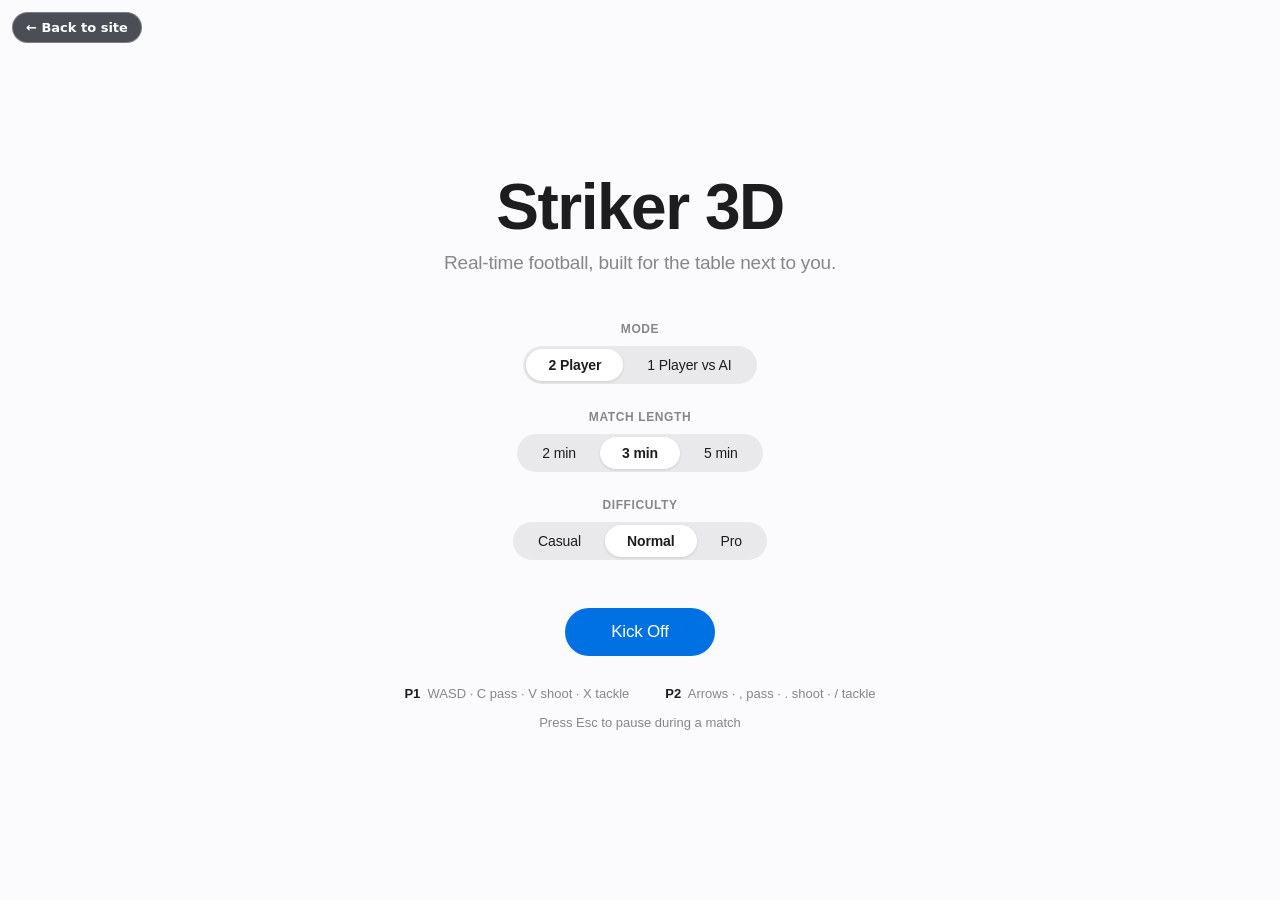
<file: football.html>
<!DOCTYPE html>
<html lang="en">
<head>
<meta charset="UTF-8">
<meta name="viewport" content="width=device-width, initial-scale=1.0">
<title>STRIKER 3D — Football</title>
<style>
  * { margin:0; padding:0; box-sizing:border-box; }
  html,body { width:100%; height:100%; overflow:hidden; background:#06101f; font-family:'Segoe UI',system-ui,Arial,sans-serif; color:#fff; }
  #game { position:fixed; inset:0; display:block; }

  #hud { position:fixed; top:0; left:0; right:0; display:none; justify-content:center; pointer-events:none; z-index:10; }
  .scoreboard { margin-top:14px; display:flex; align-items:center;
    background:linear-gradient(180deg,rgba(10,16,30,.92),rgba(10,16,30,.78));
    border:1px solid rgba(255,255,255,.12); border-radius:12px; overflow:hidden;
    box-shadow:0 8px 30px rgba(0,0,0,.45); }
  .team { display:flex; align-items:center; gap:10px; padding:8px 16px; font-weight:700; font-size:18px; letter-spacing:.5px; }
  .dot { width:14px; height:14px; border-radius:50%; box-shadow:0 0 8px currentColor; }
  .score { font-size:28px; font-variant-numeric:tabular-nums; padding:4px 14px; background:rgba(255,255,255,.06); }
  .mid { display:flex; flex-direction:column; align-items:center; padding:4px 8px; }
  .timer { font-size:20px; font-weight:800; font-variant-numeric:tabular-nums; }
  .label { font-size:10px; opacity:.6; letter-spacing:2px; }

  #toast { position:fixed; top:36%; left:50%; transform:translate(-50%,-50%) scale(.6); opacity:0;
    font-size:74px; font-weight:900; letter-spacing:4px; text-shadow:0 6px 30px rgba(0,0,0,.6);
    z-index:20; pointer-events:none; transition:transform .35s cubic-bezier(.2,1.4,.4,1),opacity .35s; text-align:center; }
  #toast.show { transform:translate(-50%,-50%) scale(1); opacity:1; }

  /* ---------- Apple-style minimalist kick-off page ---------- */
  #menu { position:fixed; inset:0; z-index:30; display:flex; flex-direction:column; align-items:center; justify-content:center;
    background:#fbfbfd; color:#1d1d1f;
    font-family:-apple-system,BlinkMacSystemFont,'SF Pro Display','Segoe UI',Helvetica,Arial,sans-serif;
    text-align:center; padding:40px 20px; overflow:auto; }
  #menu h1 { font-size:64px; font-weight:600; letter-spacing:-1.5px; color:#1d1d1f; }
  #menu .tag { margin-top:8px; font-size:19px; font-weight:400; letter-spacing:-0.2px; color:#86868b; max-width:520px; }
  #menu .sub { color:#86868b; margin-top:6px; letter-spacing:0; font-size:13px; font-weight:400; }

  .settings { display:flex; flex-direction:column; gap:26px; margin:48px 0 8px; width:100%; max-width:440px; }
  .opt { display:flex; flex-direction:column; gap:10px; align-items:center; }
  .opt .olabel { font-size:12px; font-weight:600; letter-spacing:.6px; text-transform:uppercase; color:#86868b; }
  .seg { display:inline-flex; background:#e9e9ec; border-radius:980px; padding:3px; gap:2px; }
  .seg button { background:transparent; color:#1d1d1f; border:none; padding:8px 22px; font-size:14px; cursor:pointer;
    font-weight:500; border-radius:980px; transition:all .18s ease; letter-spacing:-0.1px; }
  .seg button:hover { color:#000; }
  .seg button.active { background:#fff; color:#1d1d1f; box-shadow:0 1px 3px rgba(0,0,0,.12); font-weight:600; }
  #play { margin-top:40px; padding:14px 46px; font-size:17px; font-weight:500; letter-spacing:-0.2px; cursor:pointer;
    border:none; border-radius:980px; color:#fff; background:#0071e3; transition:background .18s ease, transform .12s ease; }
  #play:hover { background:#0077ed; }
  #play:active { transform:scale(.98); }
  .keyhint { margin-top:30px; display:flex; gap:36px; flex-wrap:wrap; justify-content:center; color:#86868b; font-size:13px; }
  .keyhint b { color:#1d1d1f; font-weight:600; }

  /* legacy classes (kept harmless) */
  .cards { display:none; }
  .key { display:inline-block; min-width:24px; text-align:center; padding:2px 6px; margin:1px; border-radius:6px;
    background:#f0f0f2; border:1px solid #d2d2d7; font-size:12px; font-weight:600; color:#1d1d1f; }
  .hint { position:fixed; bottom:12px; left:0; right:0; text-align:center; font-size:12px; opacity:.45; z-index:10; pointer-events:none; }
  #pause { position:fixed; inset:0; background:rgba(6,12,25,.8); z-index:25; display:none; flex-direction:column;
    align-items:center; justify-content:center; gap:16px; }
  #pause h2 { font-size:48px; font-weight:900; letter-spacing:4px; }
  .pbtn { padding:12px 30px; border:none; border-radius:10px; font-weight:700; cursor:pointer; font-size:16px;
    background:linear-gradient(90deg,#46e08a,#36c6ff); color:#06121f; }

  /* in-game controls overlay */
  #controls { position:fixed; left:14px; bottom:14px; z-index:12; display:none; gap:10px;
    pointer-events:none; }
  .cpanel { background:linear-gradient(180deg,rgba(10,16,30,.86),rgba(10,16,30,.72));
    border:1px solid rgba(255,255,255,.12); border-radius:12px; padding:10px 12px; box-shadow:0 6px 20px rgba(0,0,0,.4); }
  .cpanel .t { font-size:11px; letter-spacing:1.5px; font-weight:800; margin-bottom:6px; text-transform:uppercase; opacity:.95; }
  .cpanel .t.a { color:#ff6b78; } .cpanel .t.b { color:#5fb4ff; }
  .crow { font-size:11px; margin:3px 0; opacity:.92; white-space:nowrap; }
  .ck { display:inline-block; min-width:20px; text-align:center; padding:2px 5px; margin:1px; border-radius:5px;
    background:#1b2742; border:1px solid rgba(255,255,255,.18); border-bottom-width:2px; font-size:10px; font-weight:700; }
  #ctlToggle { position:fixed; right:14px; bottom:14px; z-index:12; font-size:11px; opacity:.5;
    background:rgba(10,16,30,.7); border:1px solid rgba(255,255,255,.15); border-radius:8px; padding:6px 10px;
    pointer-events:none; display:none; letter-spacing:1px; }
</style>
</head>
<body>
<a href="games.html" target="_top" id="siteBack"
   style="position:fixed;top:12px;left:12px;z-index:99999;display:none;
   background:rgba(8,12,20,.72);color:#fff;text-decoration:none;padding:7px 13px;
   border-radius:20px;font:600 13px -apple-system,system-ui,sans-serif;
   border:1px solid rgba(255,255,255,.28);backdrop-filter:blur(6px)">← Back to site</a>
<script>if(window.self===window.top){var b=document.getElementById('siteBack');if(b)b.style.display='block';}</script>
<canvas id="game"></canvas>

<div id="hud">
  <div class="scoreboard">
    <div class="team"><span class="dot" style="color:#ff4d5e"></span><span id="nameA">HOME</span></div>
    <div class="score" id="scoreA">0</div>
    <div class="mid"><div class="timer" id="timer">3:00</div><div class="label">MATCH</div></div>
    <div class="score" id="scoreB">0</div>
    <div class="team"><span id="nameB">AWAY</span><span class="dot" style="color:#3aa0ff"></span></div>
  </div>
</div>

<div id="toast"></div>

<div id="menu">
  <h1>Striker&nbsp;3D</h1>
  <div class="tag">Real-time football, built for the table next to you.</div>

  <div class="settings">
    <div class="opt">
      <span class="olabel">Mode</span>
      <div class="seg" id="modeSeg">
        <button data-mode="2p" class="active">2 Player</button>
        <button data-mode="1p">1 Player vs AI</button>
      </div>
    </div>
    <div class="opt">
      <span class="olabel">Match Length</span>
      <div class="seg" id="lenSeg">
        <button data-len="120">2 min</button>
        <button data-len="180" class="active">3 min</button>
        <button data-len="300">5 min</button>
      </div>
    </div>
    <div class="opt">
      <span class="olabel">Difficulty</span>
      <div class="seg" id="diffSeg">
        <button data-diff="0.75">Casual</button>
        <button data-diff="1" class="active">Normal</button>
        <button data-diff="1.3">Pro</button>
      </div>
    </div>
  </div>

  <button id="play">Kick Off</button>

  <div class="keyhint">
    <span><b>P1</b> &nbsp;WASD · C pass · V shoot · X tackle</span>
    <span><b>P2</b> &nbsp;Arrows · , pass · . shoot · / tackle</span>
  </div>
  <div class="sub" style="margin-top:14px">Press Esc to pause during a match</div>
</div>

<div id="pause">
  <h2>PAUSED</h2>
  <button class="pbtn" id="resume">Resume</button>
  <button class="pbtn" id="quit" style="background:rgba(255,255,255,.15);color:#fff">Quit to Menu</button>
</div>

<div id="controls">
  <div class="cpanel">
    <div class="t a">🔴 Player 1 · Home</div>
    <div class="crow"><span class="ck">W</span><span class="ck">A</span><span class="ck">S</span><span class="ck">D</span> Move</div>
    <div class="crow"><span class="ck">C</span> Pass <span class="ck">V</span> Shoot <span class="ck">X</span> Tackle</div>
    <div class="crow"><span class="ck">Shift</span> Sprint</div>
  </div>
  <div class="cpanel" id="cpanelB">
    <div class="t b">🔵 Player 2 · Away</div>
    <div class="crow"><span class="ck">↑</span><span class="ck">←</span><span class="ck">↓</span><span class="ck">→</span> Move</div>
    <div class="crow"><span class="ck">,</span> Pass <span class="ck">.</span> Shoot <span class="ck">/</span> Tackle</div>
    <div class="crow"><span class="ck">Shift</span> Sprint</div>
  </div>
</div>
<div id="ctlToggle">H — hide/show controls</div>

<div class="hint" id="bottomHint" style="display:none">Esc = pause &nbsp;·&nbsp; The white-ringed player is yours</div>

<script>
"use strict";
/* =========================================================================
   STRIKER 3D — self-contained football game (no external libraries)
   Renders a 3D-perspective pitch using a pinhole camera projected to 2D canvas.
   ========================================================================= */

/* ---------- pitch dimensions (world units) ---------- */
const HALF_L = 55;     // along x (length), goals at x = ±55
const HALF_W = 35;     // along z (width), sidelines at z = ±35
const GOAL_W = 14;     // goal mouth (z span)
const GOAL_H = 8;      // goal height (y)
const GOAL_D = 4;      // net depth

/* ---------- canvas ---------- */
const canvas = document.getElementById('game');
const ctx = canvas.getContext('2d');
let VW = 0, VH = 0, DPR = 1, cx = 0, cy = 0, focal = 700;

function resize(){
  DPR = Math.min(window.devicePixelRatio || 1, 2);
  VW = window.innerWidth; VH = window.innerHeight;
  canvas.width = VW * DPR; canvas.height = VH * DPR;
  canvas.style.width = VW + 'px'; canvas.style.height = VH + 'px';
  ctx.setTransform(DPR, 0, 0, DPR, 0, 0);
  cx = VW / 2; cy = VH / 2;
  focal = Math.max(VH, VW * 0.55) * 0.95;
}
window.addEventListener('resize', resize);
resize();

/* ---------- camera + projection ---------- */
const cam = { x: 0, y: 50, z: 86 };
const look = { x: 0, y: 0, z: 0 };
let bx={x:1,y:0,z:0}, by={x:0,y:1,z:0}, bz={x:0,y:0,z:1}; // right, up, forward

function buildBasis(){
  // forward = look - cam
  let fx = look.x - cam.x, fy = look.y - cam.y, fz = look.z - cam.z;
  let fl = Math.hypot(fx,fy,fz) || 1; fx/=fl; fy/=fl; fz/=fl;
  // right = forward x worldUp(0,1,0)
  let rx = fz*0 - fy*0, ry = fx*0 - fz*0, rz = fx*0 - fy*0; // placeholder
  // right = cross(forward, up0)
  let ux0=0, uy0=1, uz0=0;
  rx = fy*uz0 - fz*uy0;
  ry = fz*ux0 - fx*uz0;
  rz = fx*uy0 - fy*ux0;
  let rl = Math.hypot(rx,ry,rz) || 1; rx/=rl; ry/=rl; rz/=rl;
  // up = cross(right, forward)
  let upx = ry*fz - rz*fy;
  let upy = rz*fx - rx*fz;
  let upz = rx*fy - ry*fx;
  bz = {x:fx,y:fy,z:fz}; bx = {x:rx,y:ry,z:rz}; by = {x:upx,y:upy,z:upz};
}

function project(wx, wy, wz){
  const dx = wx - cam.x, dy = wy - cam.y, dz = wz - cam.z;
  const ex = dx*bx.x + dy*bx.y + dz*bx.z;
  const ey = dx*by.x + dy*by.y + dz*by.z;
  const ez = dx*bz.x + dy*bz.y + dz*bz.z;
  if (ez <= 2) return null;
  return { x: cx + focal*ex/ez, y: cy - focal*ey/ez, ez: ez, s: focal/ez };
}

/* ---------- input ---------- */
const keys = {};
let controlsVisible = true;
window.addEventListener('keydown', e => {
  keys[e.code] = true;
  if (e.code === 'Escape') togglePause();
  if (e.code === 'KeyH' && (state==='play'||state==='pause'||state==='celebrate')) toggleControls();
  if (['ArrowUp','ArrowDown','ArrowLeft','ArrowRight','Space'].includes(e.code)) e.preventDefault();
});
function toggleControls(){
  controlsVisible = !controlsVisible;
  document.getElementById('controls').style.display = controlsVisible ? 'flex' : 'none';
}
window.addEventListener('keyup', e => { keys[e.code] = false; });

/* ---------- game state ---------- */
let state = 'menu';                 // menu | play | pause | celebrate
let score = { A:0, B:0 };
let matchTime = 180, timeLeft = 180, diff = 1, mode = '2p';
let players = [], ball = null, referee = null;
let controlled = { A:null, B:null };
let goalLock = false;
let T = 0;                          // global time (s) for crowd animation

/* ---------- entities ---------- */
function makePlayer(team, role, x, z){
  return { team, role, isGK: role==='GK',
    x, z, vx:0, vz:0, heading: team==='A'?0:Math.PI,
    homeX:x, homeZ:z, kickCd:0, human:false };
}
function spawnTeams(){
  players = [];
  const A = [ ['GK',-HALF_L+5,0],['DF',-30,-16],['DF',-30,16],['MF',-12,-11],['FW',-12,11] ];
  const B = [ ['GK', HALF_L-5,0],['DF', 30,-16],['DF', 30,16],['MF', 12,-11],['FW', 12,11] ];
  A.forEach(r=>players.push(makePlayer('A',r[0],r[1],r[2])));
  B.forEach(r=>players.push(makePlayer('B',r[0],r[1],r[2])));
  ball = { x:0, y:0.8, z:0, vx:0, vy:0, vz:0, owner:null, ownerCd:0, roll:0 };
  referee = makePlayer('R','REF', 0, 7);
}
function nearestField(team, px, pz){
  let best=null, bd=1e9;
  for (const p of players){ if(p.team!==team||p.isGK) continue;
    const d=(p.x-px)**2+(p.z-pz)**2; if(d<bd){bd=d;best=p;} }
  return best;
}

/* ---------- flow ---------- */
function resetPositions(){
  for (const p of players){ p.x=p.homeX; p.z=p.homeZ; p.vx=0; p.vz=0; p.heading=p.team==='A'?0:Math.PI; }
  ball.x=0; ball.y=0.8; ball.z=0; ball.vx=0; ball.vy=0; ball.vz=0; ball.owner=null; ball.ownerCd=0.3;
}
function startMatch(){
  score={A:0,B:0}; timeLeft=matchTime;
  spawnTeams(); resetPositions(); updateHUD();
  state='play';
  menu.style.display='none'; hud.style.display='flex'; bottomHint.style.display='block';
  // show controls overlay; hide P2 panel in 1-player mode
  document.getElementById('cpanelB').style.display = (mode==='2p') ? 'block' : 'none';
  document.getElementById('controls').style.display = controlsVisible ? 'flex' : 'none';
  document.getElementById('ctlToggle').style.display = 'block';
}
function backToMenu(){
  state='menu'; hideToast();
  menu.style.display='flex'; hud.style.display='none'; bottomHint.style.display='none'; pause.style.display='none';
  document.getElementById('controls').style.display='none';
  document.getElementById('ctlToggle').style.display='none';
}
function togglePause(){
  if(state==='play'){ state='pause'; pause.style.display='flex'; }
  else if(state==='pause'){ state='play'; pause.style.display='none'; }
}
function goal(team){
  score[team]++; updateHUD(); state='celebrate';
  const name = team==='A'?nameA.textContent:nameB.textContent;
  const color = team==='A'?'#ff6b78':'#5fb4ff';
  showToast('GOAL!', color);
  setTimeout(()=>showToast(name+'  '+score.A+' - '+score.B, color), 850);
  setTimeout(()=>{ if(state==='celebrate'){ resetPositions(); state='play'; hideToast(); } }, 2100);
}
function endMatch(){
  state='celebrate';
  const msg = score.A>score.B? nameA.textContent+' WINS' : score.B>score.A? nameB.textContent+' WINS' : 'DRAW';
  showToast('FULL TIME','#fff');
  setTimeout(()=>showToast(msg+'  '+score.A+'-'+score.B,'#46e08a'),1100);
  setTimeout(backToMenu, 4200);
}

/* ---------- movement helpers ---------- */
function clampField(p, m){
  if(p.x < -HALF_L-3) p.x=-HALF_L-3; if(p.x>HALF_L+3) p.x=HALF_L+3;
  if(p.z < -HALF_W+m) p.z=-HALF_W+m; if(p.z>HALF_W-m) p.z=HALF_W-m;
}
function moveEntity(p, dx, dz, speed, dt){
  const mag = Math.hypot(dx,dz);
  if (mag>0.001){
    dx/=mag; dz/=mag;
    p.heading = Math.atan2(dx,dz);
    const k = 1-Math.pow(0.0001,dt);
    p.vx += (dx*speed - p.vx)*k;
    p.vz += (dz*speed - p.vz)*k;
  } else {
    const k = 1-Math.pow(0.0005,dt);
    p.vx += (0-p.vx)*k; p.vz += (0-p.vz)*k;
  }
  p.x += p.vx*dt; p.z += p.vz*dt;
  clampField(p, 1.2);
}

const SP = { run:17, sprint:24, gk:14 };

/* ---------- per-frame update ---------- */
function update(dt){
  if (state!=='play') return;
  timeLeft -= dt;
  if (timeLeft<=0){ timeLeft=0; updateHUD(); endMatch(); return; }
  updateHUD();
  if (ball.ownerCd>0) ball.ownerCd-=dt;

  controlled.A = nearestField('A', ball.x, ball.z);
  controlled.B = nearestField('B', ball.x, ball.z);
  // if a team's keeper has the ball, hand control of the keeper to that human
  if (ball.owner && ball.owner.isGK){
    if (ball.owner.team==='A') controlled.A = ball.owner;
    if (ball.owner.team==='B') controlled.B = ball.owner;
  }

  for (const p of players){
    p.kickCd = Math.max(0, p.kickCd-dt);
    const humanA = (p===controlled.A);
    const humanB = (p===controlled.B) && mode==='2p';
    const human = humanA || humanB;
    p.human = human;
    if (p.isGK) updateGK(p, dt, human ? humanA : null);
    else if (p.human) updateHuman(p, humanA, dt);
    else updateAI(p, dt);
  }
  updateReferee(dt);
  updateBall(dt);
  updateCamera(dt);
}

function dribble(p, dt, k){
  const fx = Math.sin(p.heading), fz = Math.cos(p.heading);
  const tx = p.x + fx*1.9, tz = p.z + fz*1.9;
  ball.x += (tx-ball.x)*Math.min(1,k*dt);
  ball.z += (tz-ball.z)*Math.min(1,k*dt);
  ball.vx*=0.6; ball.vz*=0.6;
  if (ball.y>0.8){ ball.y += (0.8-ball.y)*Math.min(1,8*dt); }
}

function updateHuman(p, isA, dt){
  let dx=0, dz=0;
  if (isA){
    if(keys['KeyW'])dz-=1; if(keys['KeyS'])dz+=1; if(keys['KeyA'])dx-=1; if(keys['KeyD'])dx+=1;
  } else {
    if(keys['ArrowUp'])dz-=1; if(keys['ArrowDown'])dz+=1; if(keys['ArrowLeft'])dx-=1; if(keys['ArrowRight'])dx+=1;
  }
  const sprint = isA ? keys['ShiftLeft'] : keys['ShiftRight'];
  moveEntity(p, dx, dz, sprint?SP.sprint:SP.run, dt);

  const has = (ball.owner===p);
  if (has) dribble(p, dt, 12);

  const passK = isA?'KeyC':'Comma', shootK = isA?'KeyV':'Period', tackleK = isA?'KeyX':'Slash';
  if (has && p.kickCd<=0){
    if (keys[shootK]){ shoot(p,false); p.kickCd=0.4; }
    else if (keys[passK]){ pass(p); p.kickCd=0.35; }
  }
  if (!has && keys[tackleK] && p.kickCd<=0){ tryTackle(p); p.kickCd=0.3; }
}

function updateAI(p, dt){
  const attack = p.team==='A'?1:-1;
  const teamHasBall = ball.owner && ball.owner.team===p.team;
  let tx = p.homeX, tz = p.homeZ;
  const bias = Math.max(-20, Math.min(20, ball.x*0.35));
  tx = p.homeX + bias;

  if (!teamHasBall){
    const chaser = nearestField(p.team, ball.x, ball.z);
    if (p===chaser){ tx=ball.x; tz=ball.z; }
    else { tz = p.homeZ*0.6 + ball.z*0.4; }
  } else {
    tx = p.homeX + attack*15 + bias*0.5;
    tz = p.homeZ*0.7 + ball.z*0.3;
    if (ball.owner===p){ tx = attack*HALF_L; tz = ball.z*0.4; }
  }

  const dx = tx-p.x, dz = tz-p.z;
  const far = Math.hypot(dx,dz)>2.5;
  moveEntity(p, dx, dz, (SP.run-2)*diff*(far?1:0), dt);

  if (ball.owner===p && p.kickCd<=0){
    dribble(p, dt, 10);
    const toGoalX = attack*HALF_L;
    const toGoal = Math.hypot(toGoalX-p.x, 0-p.z);
    if (toGoal<32 && Math.random()<0.05*diff){ shoot(p,true); p.kickCd=0.6; }
    else if (Math.random()<0.018*diff){ pass(p); p.kickCd=0.5; }
  } else if (ball.owner!==p && Math.hypot(ball.x-p.x,ball.z-p.z)<2.0 && p.kickCd<=0 && Math.random()<0.5){
    tryTackle(p); p.kickCd=0.4;
  }
}

function updateGK(p, dt, humanIsA){
  // human takes over the keeper when he owns the ball
  if (humanIsA===true || humanIsA===false){
    const isA = humanIsA;
    let dx=0,dz=0;
    if (isA){ if(keys['KeyW'])dz-=1; if(keys['KeyS'])dz+=1; if(keys['KeyA'])dx-=1; if(keys['KeyD'])dx+=1; }
    else { if(keys['ArrowUp'])dz-=1; if(keys['ArrowDown'])dz+=1; if(keys['ArrowLeft'])dx-=1; if(keys['ArrowRight'])dx+=1; }
    const sprint = isA ? keys['ShiftLeft'] : keys['ShiftRight'];
    moveEntity(p, dx, dz, sprint?SP.sprint:SP.run, dt);
    if (ball.owner===p) dribble(p, dt, 12);
    const passK = isA?'KeyC':'Comma', shootK = isA?'KeyV':'Period';
    if (ball.owner===p && p.kickCd<=0){
      if (keys[shootK]){ clear(p); p.kickCd=0.5; }       // big punt upfield
      else if (keys[passK]){ pass(p); p.kickCd=0.4; }    // throw/pass to a teammate
    }
    return;
  }
  // ----- AI goalkeeper -----
  const gx = p.team==='A' ? -HALF_L+4 : HALF_L-4;
  const dist = Math.hypot(ball.x-p.x, ball.z-p.z);
  const ballNear = Math.abs(ball.x-gx) < 30 && (!ball.owner || ball.owner.team!==p.team);
  // ALWAYS shuffle across the goalmouth to track the ball's z position
  let tz = Math.max(-GOAL_W/2+1, Math.min(GOAL_W/2-1, ball.z * 0.85));
  let tx = gx;
  if (ballNear){
    const closeness = 1 - Math.abs(ball.x-gx)/30;      // 0 far .. 1 on the line
    tx = gx + (ball.x - gx) * 0.35 * closeness;         // come off the line to narrow the angle
    tz = Math.max(-GOAL_W/2-2, Math.min(GOAL_W/2+2, ball.z));
  }
  const speed = ballNear ? SP.gk + 6 : SP.gk;          // sprint out when threatened
  moveEntity(p, tx-p.x, tz-p.z, speed, dt);
  if (dist<2.4 && (!ball.owner||ball.owner.team!==p.team)){ ball.owner=p; ball.ownerCd=0.2; p.holdT=0; }
  if (ball.owner===p){
    p.holdT = (p.holdT||0) + dt;
    dribble(p, dt, 8);
    // distribute the ball: hold briefly, then pass to a teammate (or clear if pressured/no option)
    if (p.holdT > 0.7 && p.kickCd<=0){
      const opp = nearestOpponentDist(p);
      if (opp < 9){ clear(p); p.kickCd=1.2; }          // under pressure -> hoof clear
      else if (gkPass(p)){ p.kickCd=1; }               // throw/pass to best teammate
      else { clear(p); p.kickCd=1.2; }                 // no teammate found -> clear
      p.holdT = 0;
    }
  }
}

function nearestOpponentDist(p){
  let bd=1e9;
  for (const o of players){ if(o.team===p.team) continue;
    const d=Math.hypot(o.x-p.x,o.z-p.z); if(d<bd) bd=d; }
  return bd;
}
// keeper distribution: choose an open teammate up the pitch and pass to them
function gkPass(p){
  const attack = p.team==='A'?1:-1;
  let best=null, bestScore=-1e9;
  for (const t of players){ if(t.team!==p.team || t===p || t.isGK) continue;
    const fwd = (t.x - p.x)*attack;                    // how far upfield the option is
    let openMin=1e9;
    for (const o of players){ if(o.team===p.team) continue;
      const d=Math.hypot(o.x-t.x,o.z-t.z); if(d<openMin) openMin=d; }
    const score = fwd*0.5 + openMin;                   // prefer forward AND unmarked
    if (score>bestScore){ bestScore=score; best=t; }
  }
  if (!best) return false;
  let dx=best.x-ball.x, dz=best.z-ball.z; const d=Math.hypot(dx,dz)||1; dx/=d; dz/=d;
  const pow=Math.min(36, 14+d*0.85);
  ball.vx=dx*pow; ball.vy=3; ball.vz=dz*pow; release();
  return true;
}

function updateReferee(dt){
  if(!referee) return;
  // stay near play but keep a respectful diagonal distance, out of the action
  const tx = ball.x*0.85;
  const tz = ball.z + 8;
  moveEntity(referee, tx-referee.x, tz-referee.z, 13, dt);
}

/* ---------- kicks ---------- */
function release(){ ball.owner=null; ball.ownerCd=0.35; }
function shoot(p, ai){
  const attack = p.team==='A'?1:-1;
  const gx = attack*HALF_L;
  let ax = gx-ball.x, az = (Math.random()-0.5)*GOAL_W*0.7 - ball.z*0.25;
  const l=Math.hypot(ax,az)||1; ax/=l; az/=l;
  const pow = ai?34:43;
  ball.vx=ax*pow; ball.vy=9; ball.vz=az*pow; release();
}
function pass(p){
  let best=null, bd=1e9;
  for (const t of players){ if(t.team!==p.team||t===p||t.isGK) continue;
    const ahead = p.team==='A' ? t.x>p.x-5 : t.x<p.x+5;
    const d=(t.x-p.x)**2+(t.z-p.z)**2;
    if (d<bd && ahead){ bd=d; best=t; } }
  if (!best){ const fx=Math.sin(p.heading),fz=Math.cos(p.heading); ball.vx=fx*26;ball.vy=3;ball.vz=fz*26; release(); return; }
  let dx=best.x-ball.x, dz=best.z-ball.z; const dist=Math.hypot(dx,dz)||1; dx/=dist; dz/=dist;
  const pow=Math.min(34, 11+dist*0.85);
  ball.vx=dx*pow; ball.vy=2.5; ball.vz=dz*pow; release();
}
function clear(p){ const attack=p.team==='A'?1:-1; ball.vx=attack*30; ball.vy=12; ball.vz=(Math.random()-0.5)*20; release(); }
function tryTackle(p){
  if (ball.owner && ball.owner.team!==p.team){
    if (Math.hypot(ball.owner.x-p.x, ball.owner.z-p.z)<3.0){ ball.owner=p; ball.ownerCd=0.25; }
  } else if (!ball.owner){
    if (Math.hypot(ball.x-p.x, ball.z-p.z)<2.5){ ball.owner=p; ball.ownerCd=0.25; }
  }
}

/* ---------- ball physics ---------- */
function updateBall(dt){
  const b=ball;
  if (b.owner){ checkGoal(); return; }
  b.vy -= 30*dt;
  b.x += b.vx*dt; b.y += b.vy*dt; b.z += b.vz*dt;
  if (b.y < 0.8){ b.y=0.8; if(b.vy<0)b.vy=-b.vy*0.45; b.vx*=0.985; b.vz*=0.985; if(Math.abs(b.vy)<1.2)b.vy=0; }
  b.vx*=0.999; b.vz*=0.999;
  if (b.z> HALF_W-0.8){ b.z=HALF_W-0.8; b.vz*=-0.5; }
  if (b.z<-HALF_W+0.8){ b.z=-HALF_W+0.8; b.vz*=-0.5; }
  const inMouth = Math.abs(b.z)<GOAL_W/2 && b.y<GOAL_H;
  if (b.x> HALF_L-0.8 && !inMouth){ b.x=HALF_L-0.8; b.vx*=-0.5; }
  if (b.x<-HALF_L+0.8 && !inMouth){ b.x=-HALF_L+0.8; b.vx*=-0.5; }
  if (b.x> HALF_L+GOAL_D){ b.x=HALF_L+GOAL_D; b.vx=0;b.vy=0;b.vz=0; }
  if (b.x<-HALF_L-GOAL_D){ b.x=-HALF_L-GOAL_D; b.vx=0;b.vy=0;b.vz=0; }
  if (b.ownerCd<=0){
    let best=null, bd=4.0;
    for (const p of players){ const d=(p.x-b.x)**2+(p.z-b.z)**2; if(d<bd){bd=d;best=p;} }
    if (best){ b.owner=best; b.vx*=0.3; b.vy=0; b.vz*=0.3; }
  }
  b.roll += Math.hypot(b.vx,b.vz)*dt*0.5;
  checkGoal();
}
function checkGoal(){
  if (goalLock) return;
  const b=ball;
  if (Math.abs(b.z)<GOAL_W/2-0.3 && b.y<GOAL_H-0.3){
    if (b.x>HALF_L-0.4 && b.x<HALF_L+GOAL_D){ goalLock=true; goal('A'); setTimeout(()=>goalLock=false,2200); }
    if (b.x<-HALF_L+0.4 && b.x>-HALF_L-GOAL_D){ goalLock=true; goal('B'); setTimeout(()=>goalLock=false,2200); }
  }
}

/* ---------- camera follow ---------- */
function updateCamera(dt){
  const k = 1-Math.pow(0.001,dt);
  const tcx = Math.max(-26, Math.min(26, ball.x*0.5));
  cam.x += (tcx - cam.x)*k;
  cam.y += (50 - cam.y)*k;
  cam.z += (86 - cam.z)*k;
  look.x += (ball.x*0.55 - look.x)*k;
  look.y += (3 - look.y)*k;
  look.z += (ball.z*0.25 - look.z)*k;
}

/* =========================================================================
   RENDER
   ========================================================================= */
function fillPoly(pts, style){
  if (pts.some(p=>!p)) return;
  ctx.beginPath(); ctx.moveTo(pts[0].x,pts[0].y);
  for (let i=1;i<pts.length;i++) ctx.lineTo(pts[i].x,pts[i].y);
  ctx.closePath(); ctx.fillStyle=style; ctx.fill();
}
function strokePoly(pts, style, w, close){
  const vp = pts.filter(p=>p);
  if (vp.length<2) return;
  ctx.beginPath(); ctx.moveTo(vp[0].x,vp[0].y);
  for (let i=1;i<vp.length;i++) ctx.lineTo(vp[i].x,vp[i].y);
  if (close) ctx.closePath();
  ctx.strokeStyle=style; ctx.lineWidth=w; ctx.lineJoin='round'; ctx.stroke();
}

function drawSky(){
  // clean minimal night-sky gradient
  const g = ctx.createLinearGradient(0,0,0,VH);
  g.addColorStop(0.00,'#0b1422');
  g.addColorStop(0.42,'#0a1019');
  g.addColorStop(1.00,'#06090f');
  ctx.fillStyle=g; ctx.fillRect(0,0,VW,VH);
  // soft cool glow near the horizon for depth (very subtle)
  const r = ctx.createRadialGradient(VW*0.5, VH*0.34, 0, VW*0.5, VH*0.34, Math.max(VW,VH)*0.55);
  r.addColorStop(0,'rgba(80,150,220,0.10)');
  r.addColorStop(1,'rgba(80,150,220,0)');
  ctx.fillStyle=r; ctx.fillRect(0,0,VW,VH);
}

const STAND = { rows:8, dz:1.35, dy:1.75, zin:HALF_W+1.5, xin:HALF_L+2.5 };

let crowd=null;
function buildCrowd(){
  crowd=[];
  const palette=['#d9d2c5','#e9b88a','#c9c2b6','#b9c0cc','#9aa3b3','#cdbfae','#7f8a9c'];
  function add(x,y,z,region){
    const rnd=Math.random();
    let c;
    if(region==='A' && rnd<0.55) c = rnd<0.28?'#ff4d5e':'#e23b4b';
    else if(region==='B' && rnd<0.55) c = rnd<0.28?'#3aa0ff':'#2b7fd6';
    else c = palette[(Math.random()*palette.length)|0];
    crowd.push({x,y,z,c,ph:Math.random()*6.283});
  }
  const R=STAND.rows;
  // side stands (run along the length, x)
  for(const sgn of [-1,1]){
    for(let r=0;r<R;r++){
      const z=sgn*(STAND.zin + r*STAND.dz);
      const y=1.7 + r*STAND.dy;
      for(let x=-HALF_L-8;x<=HALF_L+8;x+=2.3){
        const region = x<-18?'A':(x>18?'B':'');
        add(x+(Math.random()-0.5)*1.2, y, z, region);
      }
    }
  }
  // end stands (run along the width, z) — these sit behind each goal
  for(const sgn of [-1,1]){
    for(let r=0;r<R;r++){
      const x=sgn*(STAND.xin + r*STAND.dz);
      const y=1.7 + r*STAND.dy;
      for(let z=-HALF_W-6;z<=HALF_W+6;z+=2.3){
        add(x, y, z+(Math.random()-0.5)*1.2, sgn<0?'A':'B');
      }
    }
  }
}

function drawDeck(){
  const dark='#141a2e', wall='#0b101d';
  const R=STAND.rows, zout=STAND.zin+R*STAND.dz, yTop=1.7+R*STAND.dy;
  // side decks (sloped) + front facade
  for(const sgn of [-1,1]){
    const zi=sgn*STAND.zin, zo=sgn*zout;
    fillPoly([project(-HALF_L-9,1,zi),project(HALF_L+9,1,zi),
              project(HALF_L+9,yTop,zo),project(-HALF_L-9,yTop,zo)], dark);
    fillPoly([project(-HALF_L-9,0,zi),project(HALF_L+9,0,zi),
              project(HALF_L+9,1,zi),project(-HALF_L-9,1,zi)], wall);
  }
  const xout=STAND.xin+R*STAND.dz;
  for(const sgn of [-1,1]){
    const xi=sgn*STAND.xin, xo=sgn*xout;
    fillPoly([project(xi,1,-HALF_W-7),project(xi,1,HALF_W+7),
              project(xo,yTop,HALF_W+7),project(xo,yTop,-HALF_W-7)], dark);
    fillPoly([project(xi,0,-HALF_W-7),project(xi,0,HALF_W+7),
              project(xi,1,HALF_W+7),project(xi,1,-HALF_W-7)], wall);
  }
}

function drawCrowd(){
  if(!crowd) buildCrowd();
  for(const f of crowd){
    const p=project(f.x,f.y,f.z); if(!p) continue;
    const s=Math.max(1.2, 0.55*p.s);
    ctx.globalAlpha=0.78+0.22*Math.sin(T*5+f.ph);
    ctx.fillStyle=f.c;
    ctx.fillRect(p.x-s/2, p.y-s/2, s, s*1.1);
  }
  ctx.globalAlpha=1;
}

function drawRoof(){
  const R=STAND.rows, zout=STAND.zin+R*STAND.dz, yTop=1.7+R*STAND.dy;
  const roof='#0a0f1c';
  for(const sgn of [-1,1]){
    const zo=sgn*zout, zr=sgn*(zout+5);
    fillPoly([project(-HALF_L-9,yTop+1,zo),project(HALF_L+9,yTop+1,zo),
              project(HALF_L+9,yTop+9,zr),project(-HALF_L-9,yTop+9,zr)], roof);
  }
  const xout=STAND.xin+R*STAND.dz;
  for(const sgn of [-1,1]){
    const xo=sgn*xout, xr=sgn*(xout+5);
    fillPoly([project(xo,yTop+1,-HALF_W-7),project(xo,yTop+1,HALF_W+7),
              project(xr,yTop+9,HALF_W+7),project(xr,yTop+9,-HALF_W-7)], roof);
  }
}

function drawFloodlights(){
  const yTop=1.7+STAND.rows*STAND.dy+10;
  for(const sx of [-1,1]) for(const sz of [-1,1]){
    const bx=sx*(HALF_L+11), bz=sz*(HALF_W+11);
    const base=project(bx,0,bz), top=project(bx,yTop+8,bz);
    if(!base||!top) continue;
    ctx.strokeStyle='#2a3346'; ctx.lineWidth=Math.max(2,0.45*top.s); ctx.lineCap='round';
    ctx.beginPath(); ctx.moveTo(base.x,base.y); ctx.lineTo(top.x,top.y); ctx.stroke();
    const lamp=project(bx,yTop+9,bz);
    if(lamp){
      const r=Math.max(6,3.5*lamp.s);
      const g=ctx.createRadialGradient(lamp.x,lamp.y,0,lamp.x,lamp.y,r*2.4);
      g.addColorStop(0,'rgba(255,250,225,0.85)'); g.addColorStop(0.35,'rgba(255,250,225,0.3)'); g.addColorStop(1,'rgba(255,250,225,0)');
      ctx.fillStyle=g; ctx.beginPath(); ctx.arc(lamp.x,lamp.y,r*2.4,0,Math.PI*2); ctx.fill();
      ctx.fillStyle='#fffbe6'; ctx.fillRect(lamp.x-r, lamp.y-r*0.55, r*2, r*1.1);
    }
  }
}

function drawStands(){
  drawDeck();
  drawCrowd();
  drawRoof();
  drawFloodlights();
}

function drawDugouts(){
  const z=HALF_W+1.2;
  for(const sgn of [-1,1]){
    const xc=sgn*18, w=14;
    fillPoly([project(xc-w/2,3,z),project(xc+w/2,3,z),
              project(xc+w/2,3,z+3),project(xc-w/2,3,z+3)], 'rgba(18,24,42,0.96)'); // roof
    fillPoly([project(xc-w/2,0,z+3),project(xc+w/2,0,z+3),
              project(xc+w/2,3,z+3),project(xc-w/2,3,z+3)], '#0e1424');             // back
    const col = sgn<0?'#ff4d5e':'#3aa0ff';
    for(let i=0;i<5;i++){
      const x=xc-w/2+1.6+i*2.6;
      const p=project(x,0.4,z+1.5), h=project(x,1.9,z+1.5), hd=project(x,2.2,z+1.5);
      if(p&&h){
        ctx.strokeStyle=col; ctx.lineCap='round'; ctx.lineWidth=Math.max(2,0.9*p.s);
        ctx.beginPath(); ctx.moveTo(p.x,p.y); ctx.lineTo(h.x,h.y); ctx.stroke();
        if(hd){ ctx.fillStyle='#e9b88a'; ctx.beginPath(); ctx.arc(hd.x,hd.y,Math.max(1.5,0.4*hd.s),0,Math.PI*2); ctx.fill(); }
      }
    }
  }
}

function drawCornerFlags(){
  for(const sx of [-1,1]) for(const sz of [-1,1]){
    const x=sx*HALF_L, z=sz*HALF_W;
    const base=project(x,0,z), top=project(x,3,z);
    if(!base||!top) continue;
    ctx.strokeStyle='#eaeaea'; ctx.lineWidth=Math.max(1.4,0.32*top.s); ctx.lineCap='round';
    ctx.beginPath(); ctx.moveTo(base.x,base.y); ctx.lineTo(top.x,top.y); ctx.stroke();
    const tip=project(x+sx*1.7,2.6,z), low=project(x,2.0,z);
    if(tip&&low) fillPoly([top,tip,low], '#ffd23f');
  }
}

function drawPitch(){
  // grass base
  fillPoly([project(-HALF_L-8,0,-HALF_W-4),project(HALF_L+8,0,-HALF_W-4),
            project(HALF_L+8,0,HALF_W+4),project(-HALF_L-8,0,HALF_W+4)], '#1f7a32');
  // stripes along length
  const bands=14, step=(HALF_L*2)/bands;
  for (let i=0;i<bands;i++){
    const x0=-HALF_L+i*step, x1=x0+step;
    fillPoly([project(x0,0,-HALF_W),project(x1,0,-HALF_W),project(x1,0,HALF_W),project(x0,0,HALF_W)],
             i%2? '#2f9e44':'#34ab4c');
  }
  // lines
  const W='rgba(255,255,255,0.85)', lw=2.2;
  strokePoly([project(-HALF_L,0,-HALF_W),project(HALF_L,0,-HALF_W),project(HALF_L,0,HALF_W),project(-HALF_L,0,HALF_W)],W,lw,true);
  strokePoly([project(0,0,-HALF_W),project(0,0,HALF_W)],W,lw,false);
  // center circle
  const circ=[]; for(let a=0;a<=40;a++){ const t=a/40*Math.PI*2; circ.push(project(Math.sin(t)*9,0,Math.cos(t)*9)); }
  strokePoly(circ,W,lw,false);
  // boxes
  for (const s of [-1,1]){
    const gx=s*HALF_L;
    strokePoly([project(gx,0,-20),project(gx-s*16,0,-20),project(gx-s*16,0,20),project(gx,0,20)],W,lw,false);
    strokePoly([project(gx,0,-10),project(gx-s*6,0,-10),project(gx-s*6,0,10),project(gx,0,10)],W,lw,false);
  }
}

function drawGoal(side){
  const gx=side*HALF_L, W='#ffffff';
  const netcol='rgba(255,255,255,0.18)';
  // net back panel
  fillPoly([project(gx,0,-GOAL_W/2),project(gx-side*GOAL_D,0,-GOAL_W/2),
            project(gx-side*GOAL_D,GOAL_H,-GOAL_W/2),project(gx,GOAL_H,-GOAL_W/2)], 'rgba(255,255,255,0.05)');
  // net grid (back)
  for (let i=0;i<=GOAL_W;i+=2){ const z=-GOAL_W/2+i;
    strokePoly([project(gx,0,z),project(gx-side*GOAL_D,0,z),project(gx-side*GOAL_D,GOAL_H,z)],netcol,1,false); }
  for (let h=0;h<=GOAL_H;h+=2){
    strokePoly([project(gx-side*GOAL_D,h,-GOAL_W/2),project(gx-side*GOAL_D,h,GOAL_W/2)],netcol,1,false); }
  // posts + bar
  strokePoly([project(gx,0,-GOAL_W/2),project(gx,GOAL_H,-GOAL_W/2)],W,4,false);
  strokePoly([project(gx,0,GOAL_W/2),project(gx,GOAL_H,GOAL_W/2)],W,4,false);
  strokePoly([project(gx,GOAL_H,-GOAL_W/2),project(gx,GOAL_H,GOAL_W/2)],W,4,false);
}

function drawShadow(wx,wz,r){
  const p=project(wx,0,wz); if(!p) return;
  ctx.save(); ctx.globalAlpha=0.28; ctx.fillStyle='#000';
  ctx.beginPath(); ctx.ellipse(p.x,p.y, r*p.s, r*p.s*0.45, 0,0,Math.PI*2); ctx.fill(); ctx.restore();
}

function drawPlayer(p){
  drawShadow(p.x,p.z,1.1);
  const base=project(p.x,0,p.z), top=project(p.x,3.4,p.z), head=project(p.x,4.0,p.z);
  if(!base||!top||!head) return;
  // control ring
  if (p.human){
    ctx.save(); ctx.strokeStyle='#ffffff'; ctx.lineWidth=2.5; ctx.globalAlpha=0.9;
    ctx.beginPath(); ctx.ellipse(base.x,base.y, 1.7*base.s, 1.7*base.s*0.45,0,0,Math.PI*2); ctx.stroke(); ctx.restore();
  }
  const col = p.role==='REF' ? '#15161c' : (p.team==='A' ? '#ff4d5e' : '#3aa0ff');
  // body (thick capsule line)
  ctx.strokeStyle=col; ctx.lineCap='round'; ctx.lineWidth=Math.max(3, 1.7*base.s);
  ctx.beginPath(); ctx.moveTo(base.x,base.y); ctx.lineTo(top.x,top.y); ctx.stroke();
  // head
  ctx.fillStyle='#e9b88a';
  ctx.beginPath(); ctx.arc(head.x,head.y, Math.max(2.5,0.62*head.s),0,Math.PI*2); ctx.fill();
  // facing tick
  const fx=Math.sin(p.heading), fz=Math.cos(p.heading);
  const nose=project(p.x+fx*0.9, 3.4, p.z+fz*0.9);
  if(nose){ ctx.strokeStyle='rgba(0,0,0,0.5)'; ctx.lineWidth=Math.max(2,0.5*base.s);
    ctx.beginPath(); ctx.moveTo(top.x,top.y); ctx.lineTo(nose.x,nose.y); ctx.stroke(); }
}

function drawBall(){
  drawShadow(ball.x,ball.z, 0.8 + ball.y*0.04);
  const p=project(ball.x, ball.y, ball.z); if(!p) return;
  const r=Math.max(2.5, 0.8*p.s);
  ctx.fillStyle='#ffffff';
  ctx.beginPath(); ctx.arc(p.x,p.y,r,0,Math.PI*2); ctx.fill();
  ctx.strokeStyle='rgba(0,0,0,0.35)'; ctx.lineWidth=1.2;
  ctx.beginPath(); ctx.arc(p.x,p.y,r,0,Math.PI*2); ctx.stroke();
  // pentagon dots for spin feel
  ctx.fillStyle='rgba(0,0,0,0.55)';
  const a=ball.roll;
  ctx.beginPath(); ctx.arc(p.x+Math.cos(a)*r*0.4, p.y+Math.sin(a)*r*0.4, r*0.25,0,Math.PI*2); ctx.fill();
}

function render(){
  buildBasis();
  drawSky();
  drawStands();
  drawPitch();
  drawCornerFlags();
  drawDugouts();
  drawGoal(-1);
  // draw entities sorted far->near by camera depth
  const items=[];
  for (const p of players){ const pr=project(p.x,0,p.z); if(pr) items.push({ez:pr.ez, kind:'p', who:p}); }
  if (referee){ const rp=project(referee.x,0,referee.z); if(rp) items.push({ez:rp.ez, kind:'p', who:referee}); }
  const bpr=project(ball.x,0,ball.z); if(bpr) items.push({ez:bpr.ez, kind:'b'});
  items.sort((a,b)=>b.ez-a.ez);
  for (const it of items){ if(it.kind==='p') drawPlayer(it.who); else drawBall(); }
  drawGoal(1);
}

/* ---------- HUD ---------- */
const hud=document.getElementById('hud'), menu=document.getElementById('menu'),
      pause=document.getElementById('pause'), bottomHint=document.getElementById('bottomHint'),
      nameA=document.getElementById('nameA'), nameB=document.getElementById('nameB'),
      toast=document.getElementById('toast');
function updateHUD(){
  document.getElementById('scoreA').textContent=score.A;
  document.getElementById('scoreB').textContent=score.B;
  const m=Math.floor(timeLeft/60), s=Math.floor(timeLeft%60);
  document.getElementById('timer').textContent=m+':'+String(s).padStart(2,'0');
}
function showToast(t,c){ toast.textContent=t; toast.style.color=c||'#fff'; toast.classList.add('show'); }
function hideToast(){ toast.classList.remove('show'); }

/* ---------- main loop ---------- */
let last=performance.now();
function loop(now){
  const dt=Math.min(0.05,(now-last)/1000); last=now;
  T = now/1000;
  if (state!=='menu'){ update(dt); render(); }
  else { drawSky(); }
  requestAnimationFrame(loop);
}

/* ---------- menu wiring ---------- */
document.getElementById('lenSeg').addEventListener('click',e=>{ if(e.target.dataset.len){
  document.querySelectorAll('#lenSeg button').forEach(b=>b.classList.remove('active')); e.target.classList.add('active'); matchTime=+e.target.dataset.len; }});
document.getElementById('diffSeg').addEventListener('click',e=>{ if(e.target.dataset.diff){
  document.querySelectorAll('#diffSeg button').forEach(b=>b.classList.remove('active')); e.target.classList.add('active'); diff=+e.target.dataset.diff; }});
document.getElementById('modeSeg').addEventListener('click',e=>{ if(e.target.dataset.mode){
  document.querySelectorAll('#modeSeg button').forEach(b=>b.classList.remove('active')); e.target.classList.add('active'); mode=e.target.dataset.mode; }});
document.getElementById('play').addEventListener('click', startMatch);
document.getElementById('resume').addEventListener('click', togglePause);
document.getElementById('quit').addEventListener('click', backToMenu);

requestAnimationFrame(loop);
</script>
</body>
</html>
</file>
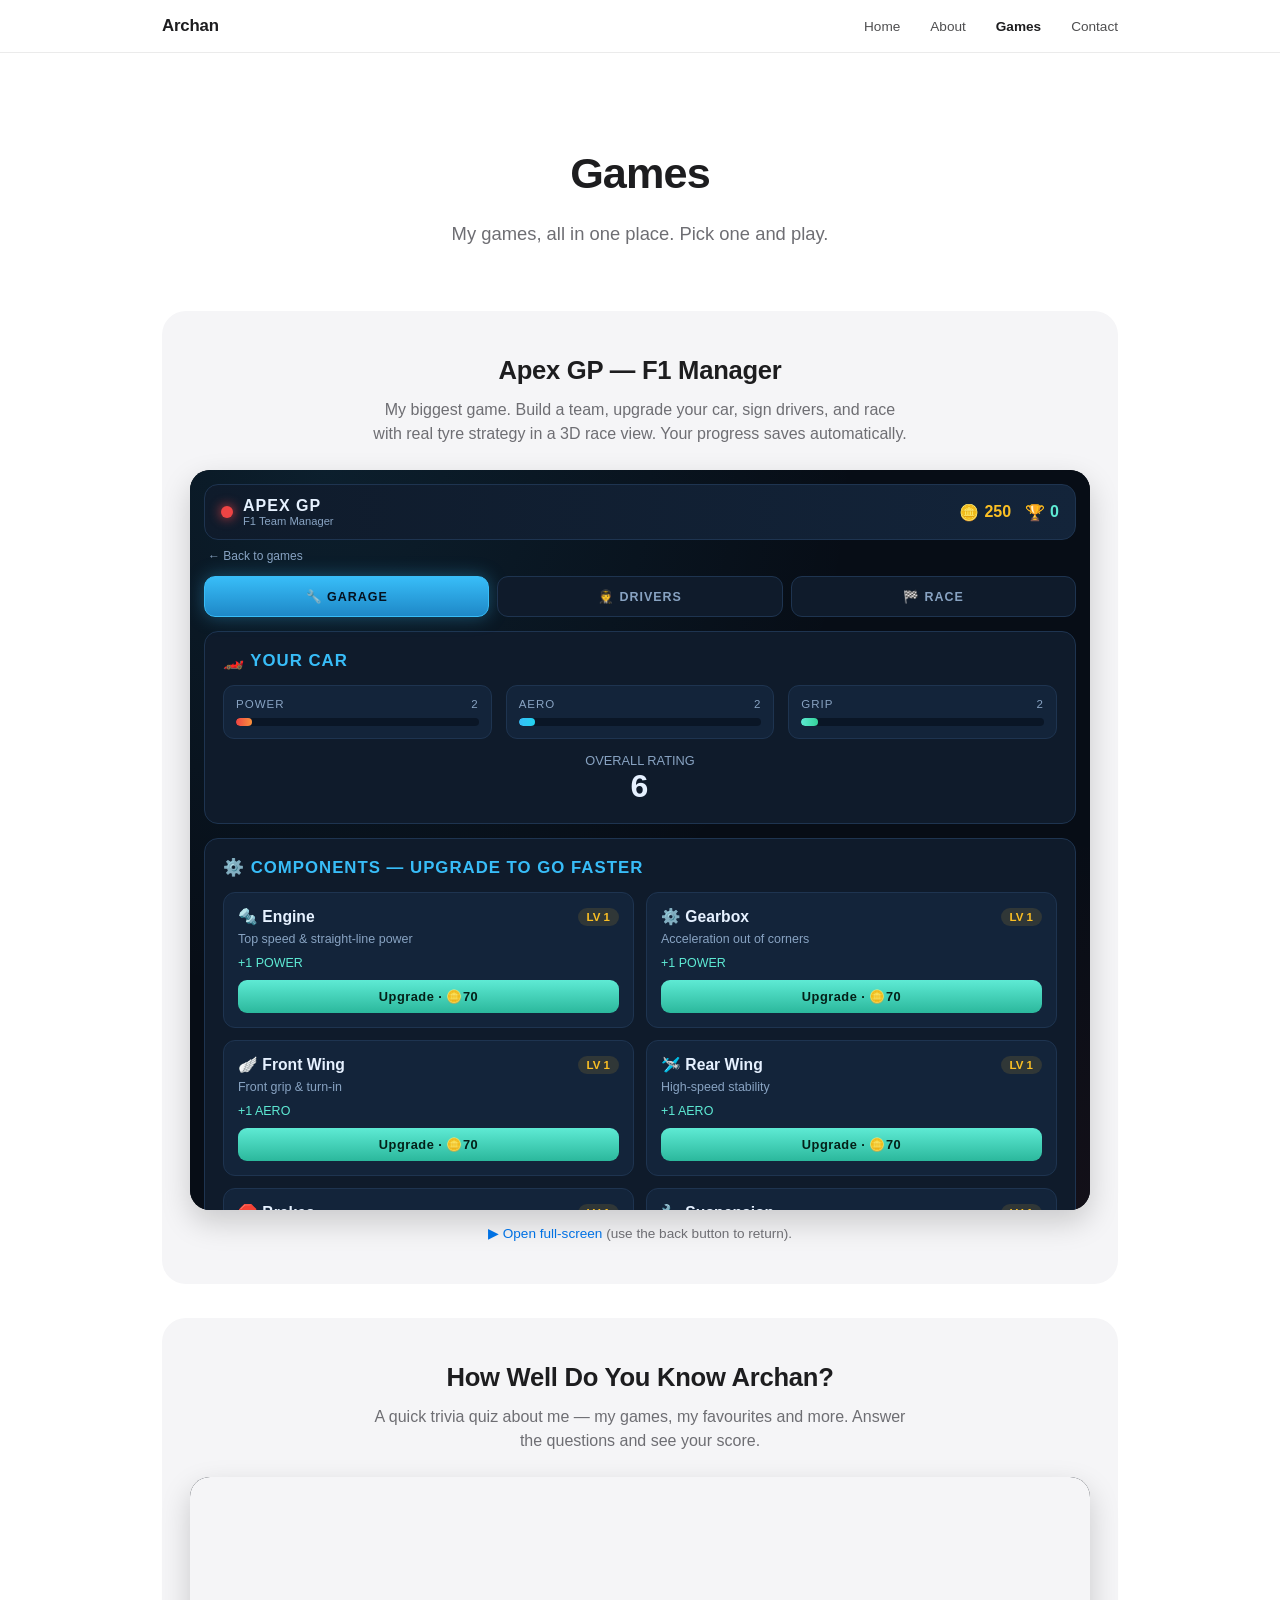
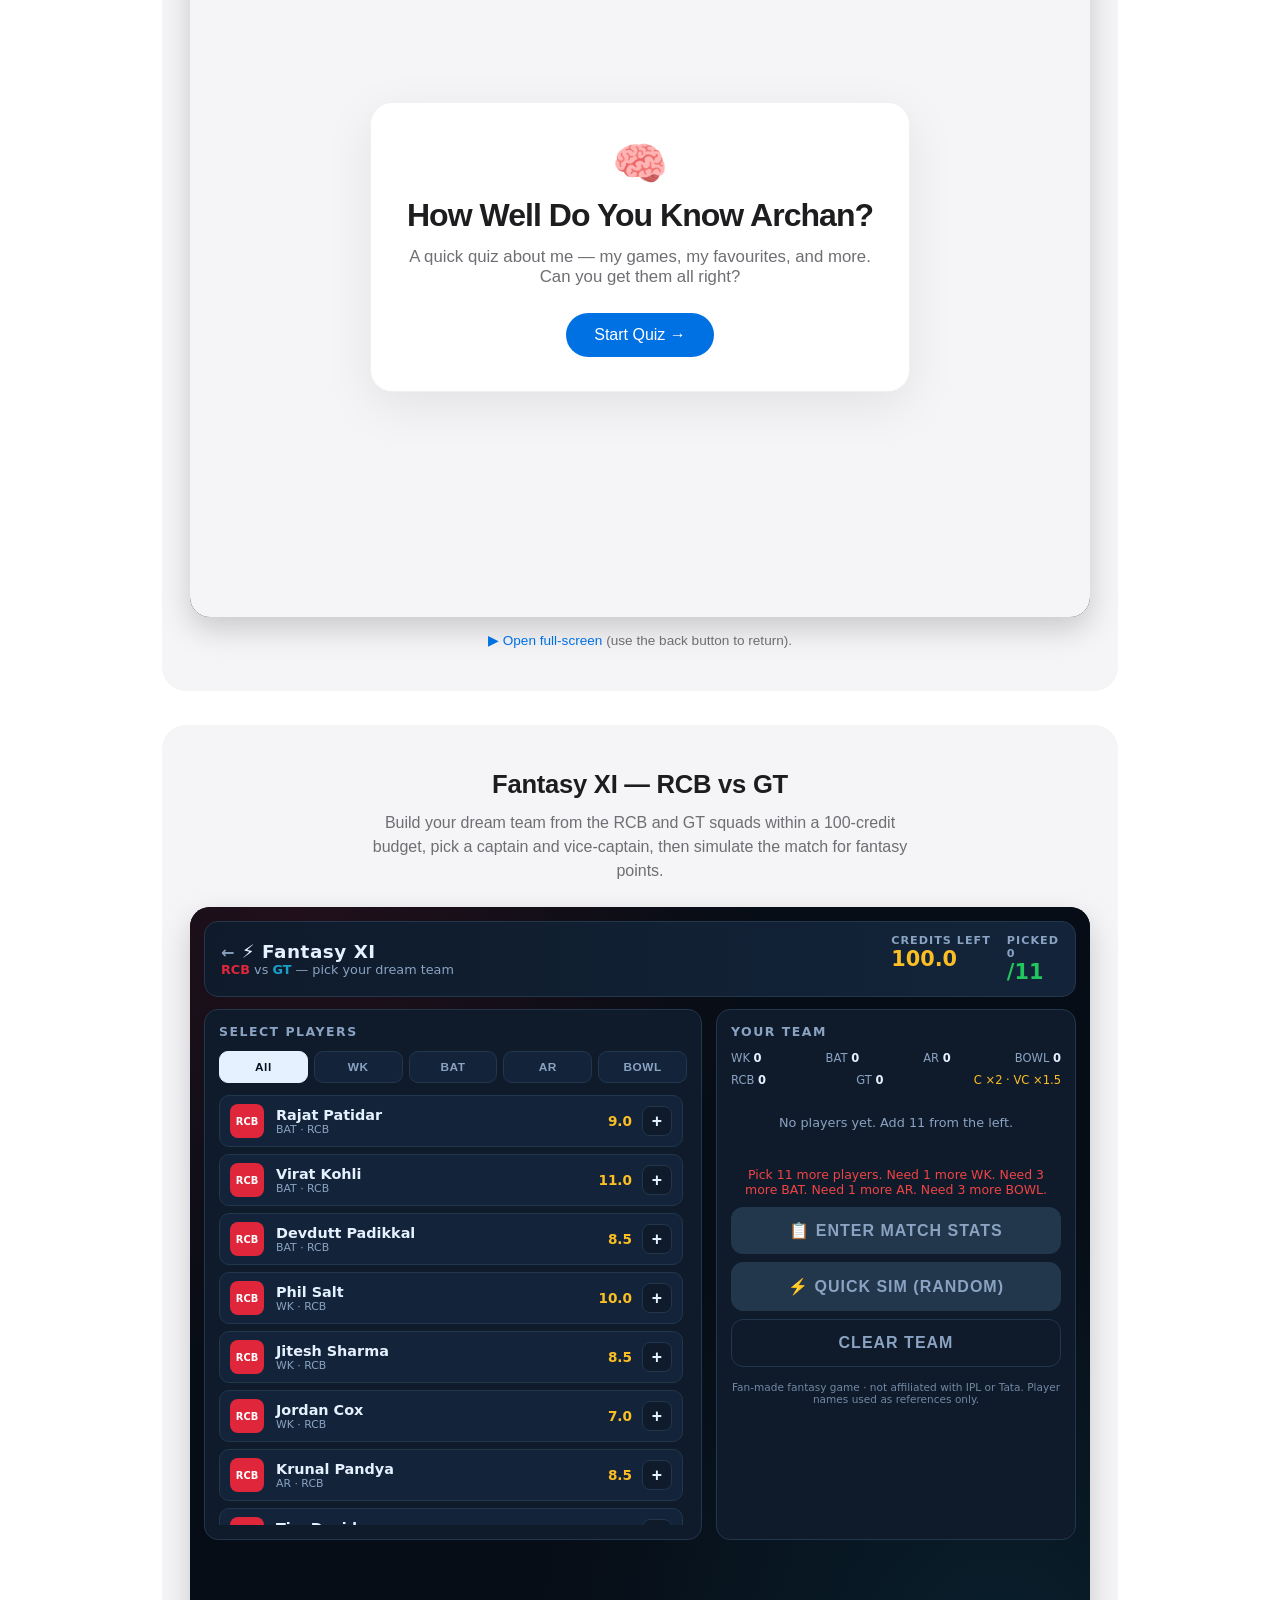
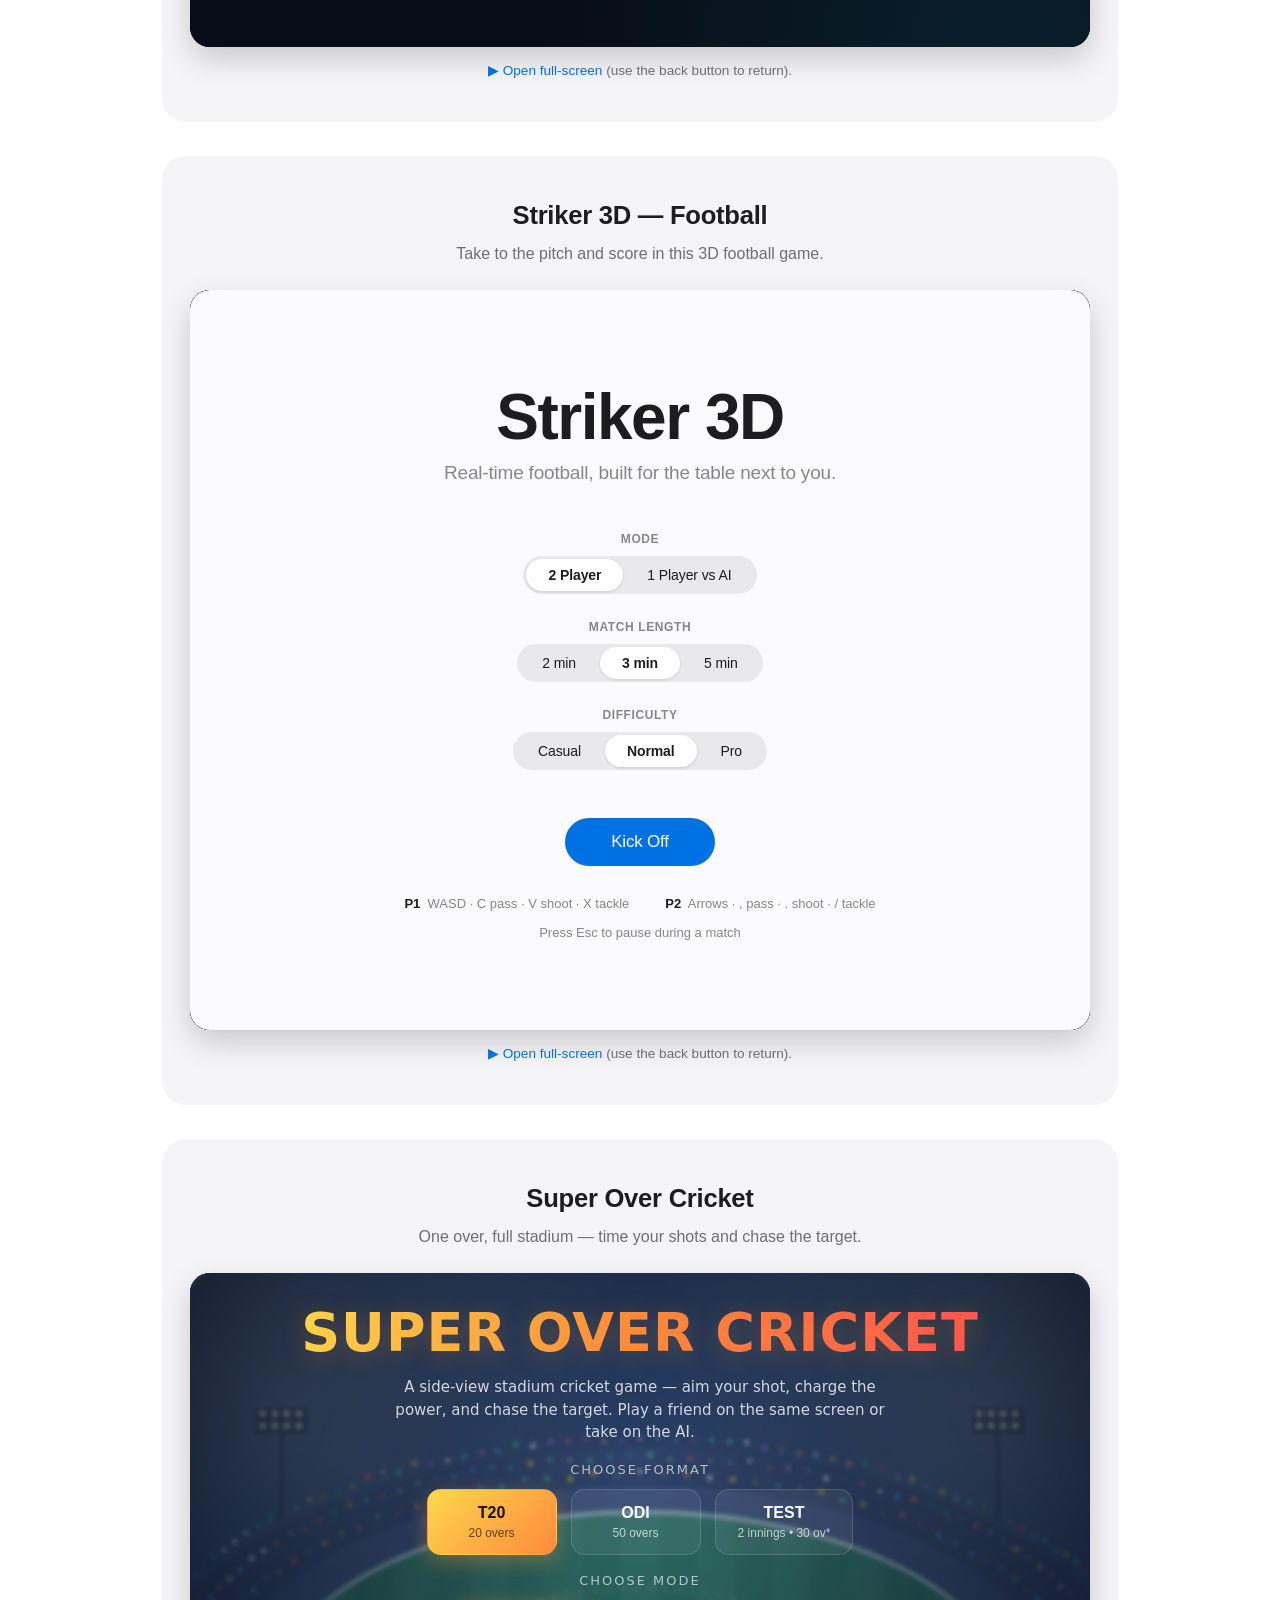
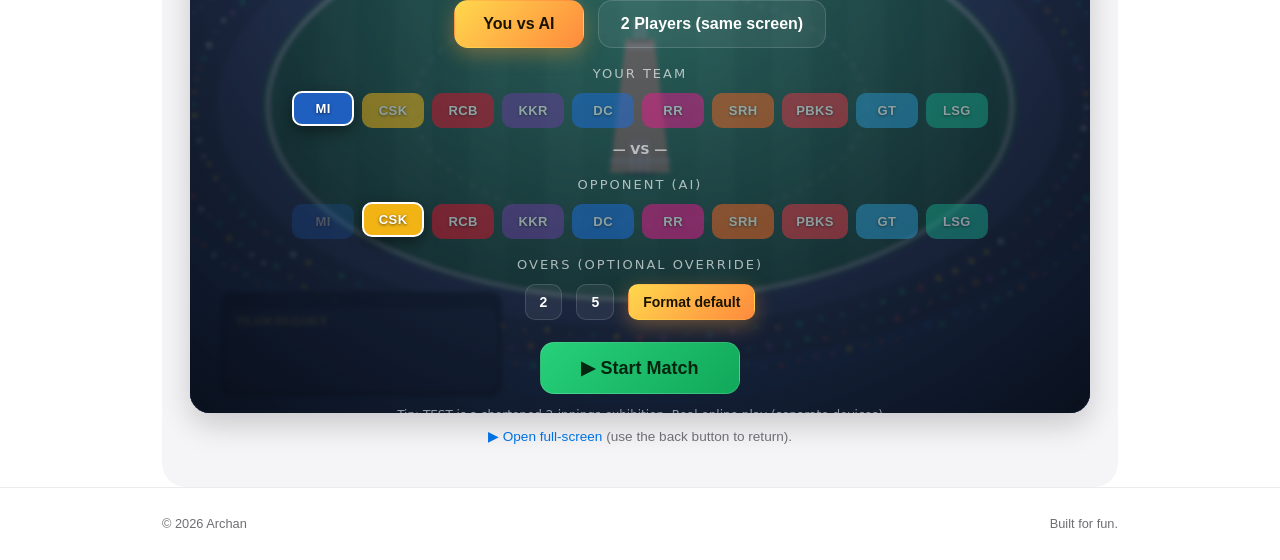
<file: games.html>
<!DOCTYPE html>
<html lang="en">
<head>
<meta charset="UTF-8">
<meta name="viewport" content="width=device-width, initial-scale=1.0">
<title>Games — Archan</title>
<link rel="stylesheet" href="styles.css">
</head>
<body>

<header class="nav"><div class="nav-inner">
  <a class="brand" href="index.html">Archan</a>
  <ul class="nav-links">
    <li><a href="index.html">Home</a></li>
    <li><a href="about.html">About</a></li>
    <li><a href="games.html" class="active">Games</a></li>
    <li><a href="contact.html">Contact</a></li>
  </ul>
</div></header>

<main>
  <section class="section" style="border-bottom:none;padding-bottom:30px">
    <h2 class="h">Games</h2>
    <p class="lead">My games, all in one place. Pick one and play.</p>
  </section>

  <!-- F1 MANAGER -->
  <div class="game-card">
    <h3>Apex GP — F1 Manager</h3>
    <p class="desc">My biggest game. Build a team, upgrade your car, sign drivers, and race with real tyre strategy in a 3D race view. Your progress saves automatically.</p>
    <iframe class="game-frame" src="f1clash.html" title="Apex GP F1 Manager" loading="lazy"></iframe>
    <p class="game-help"><a href="f1clash.html">▶ Open full-screen</a> (use the back button to return).</p>
  </div>

  <!-- TRIVIA -->
  <div class="game-card">
    <h3>How Well Do You Know Archan?</h3>
    <p class="desc">A quick trivia quiz about me — my games, my favourites and more. Answer the questions and see your score.</p>
    <iframe class="game-frame" src="trivia.html" title="Archan Trivia" loading="lazy"></iframe>
    <p class="game-help"><a href="trivia.html">▶ Open full-screen</a> (use the back button to return).</p>
  </div>

  <!-- FANTASY XI -->
  <div class="game-card">
    <h3>Fantasy XI — RCB vs GT</h3>
    <p class="desc">Build your dream team from the RCB and GT squads within a 100-credit budget, pick a captain and vice-captain, then simulate the match for fantasy points.</p>
    <iframe class="game-frame" src="fantasy.html" title="Fantasy XI" loading="lazy"></iframe>
    <p class="game-help"><a href="fantasy.html">▶ Open full-screen</a> (use the back button to return).</p>
  </div>

  <!-- FOOTBALL -->
  <div class="game-card">
    <h3>Striker 3D — Football</h3>
    <p class="desc">Take to the pitch and score in this 3D football game.</p>
    <iframe class="game-frame" src="football.html" title="Striker 3D Football" loading="lazy"></iframe>
    <p class="game-help"><a href="football.html">▶ Open full-screen</a> (use the back button to return).</p>
  </div>

  <!-- CRICKET -->
  <div class="game-card">
    <h3>Super Over Cricket</h3>
    <p class="desc">One over, full stadium — time your shots and chase the target.</p>
    <iframe class="game-frame" src="cricket.html" title="Super Over Cricket" loading="lazy"></iframe>
    <p class="game-help"><a href="cricket.html">▶ Open full-screen</a> (use the back button to return).</p>
  </div>
</main>

<footer><div class="foot-inner"><span>© 2026 Archan</span><span>Built for fun.</span></div></footer>
</body>
</html>
</file>
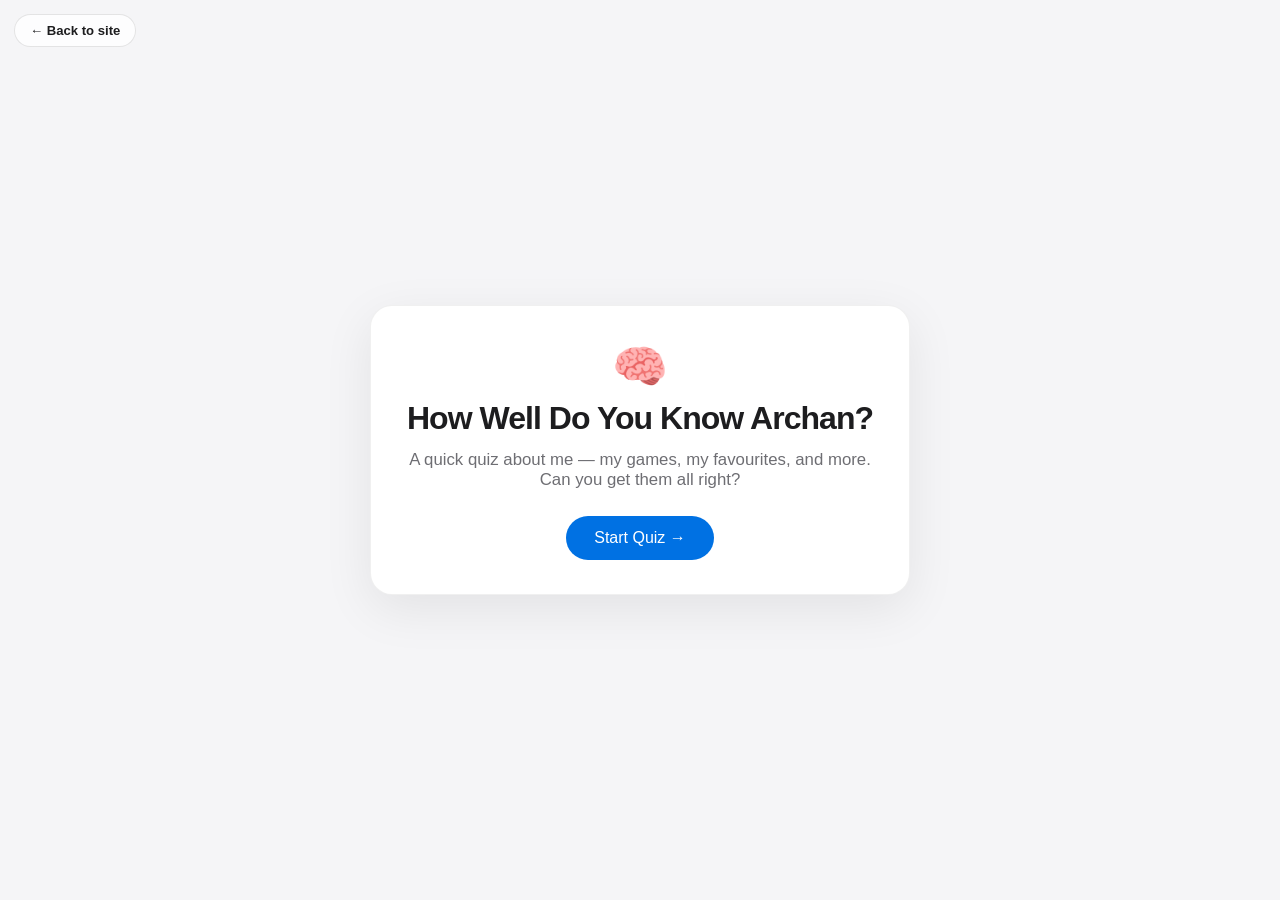
<file: trivia.html>
<!DOCTYPE html>
<html lang="en">
<head>
<meta charset="UTF-8">
<meta name="viewport" content="width=device-width, initial-scale=1.0">
<title>How Well Do You Know Archan?</title>
<style>
  :root{
    --bg:#f5f5f7; --card:#ffffff; --line:#d2d2d7; --text:#1d1d1f; --muted:#6e6e73;
    --accent:#0071e3; --green:#34c759; --red:#ff3b30;
  }
  *{box-sizing:border-box;margin:0;padding:0}
  body{font-family:-apple-system,BlinkMacSystemFont,"SF Pro Display","Helvetica Neue",Helvetica,Arial,sans-serif;
    background:var(--bg);color:var(--text);min-height:100vh;display:flex;align-items:center;justify-content:center;
    padding:20px;-webkit-font-smoothing:antialiased}
  .wrap{width:100%;max-width:540px}
  .card{background:var(--card);border:1px solid rgba(0,0,0,.06);border-radius:22px;padding:34px 28px;
    box-shadow:0 14px 50px rgba(0,0,0,.08)}

  .back{position:fixed;top:14px;left:14px;display:none;z-index:50;background:rgba(255,255,255,.8);
    backdrop-filter:saturate(180%) blur(14px);color:var(--text);text-decoration:none;padding:8px 15px;
    border-radius:980px;font-size:.82rem;font-weight:600;border:1px solid rgba(0,0,0,.1)}

  /* start / end screens */
  .center{text-align:center}
  h1{font-size:2rem;font-weight:600;letter-spacing:-.03em;line-height:1.12}
  .sub{color:var(--muted);margin:14px 0 26px;font-size:1.05rem;font-weight:400}
  .btn{display:inline-block;background:var(--accent);color:#fff;border:none;cursor:pointer;
    padding:13px 28px;border-radius:980px;font-size:1rem;font-weight:500;transition:background .2s}
  .btn:hover{background:#0077ed}
  .btn.ghost{background:transparent;border:1px solid var(--line);color:var(--accent)}

  /* quiz */
  .bar{height:5px;background:#e8e8ed;border-radius:6px;overflow:hidden;margin-bottom:20px}
  .bar i{display:block;height:100%;background:var(--accent);transition:width .3s;border-radius:6px}
  .qmeta{display:flex;justify-content:space-between;color:var(--muted);font-size:.82rem;margin-bottom:12px;font-weight:500}
  .q{font-size:1.35rem;font-weight:600;letter-spacing:-.01em;margin-bottom:22px;line-height:1.3}
  .opts{display:flex;flex-direction:column;gap:10px}
  .opt{text-align:left;background:#f5f5f7;border:1px solid transparent;color:var(--text);
    padding:15px 16px;border-radius:14px;cursor:pointer;font-size:1rem;transition:.14s;display:flex;align-items:center;gap:12px}
  .opt:hover{background:#ececef}
  .opt .k{width:26px;height:26px;border-radius:7px;background:#fff;border:1px solid var(--line);
    display:flex;align-items:center;justify-content:center;font-size:.78rem;font-weight:700;color:var(--muted);flex:none}
  .opt.correct{background:rgba(52,199,89,.14);border-color:var(--green)}
  .opt.wrong{background:rgba(255,59,48,.12);border-color:var(--red)}
  .opt.correct .k{background:var(--green);color:#fff;border-color:transparent}
  .opt.wrong .k{background:var(--red);color:#fff;border-color:transparent}
  .opt:disabled{cursor:default}
  .next{margin-top:20px;width:100%;display:none}

  .scorebig{font-size:3.6rem;font-weight:700;letter-spacing:-.03em;color:var(--accent);margin:6px 0}
  .ring{font-size:2.8rem;margin-bottom:8px}
</style>
</head>
<body>
<a href="games.html" target="_top" id="back" class="back">← Back to site</a>

<div class="wrap">
  <!-- START -->
  <div class="card center" id="start">
    <div class="ring">🧠</div>
    <h1>How Well Do You Know Archan?</h1>
    <p class="sub">A quick quiz about me — my games, my favourites, and more. Can you get them all right?</p>
    <button class="btn" id="startBtn">Start Quiz →</button>
  </div>

  <!-- QUIZ -->
  <div class="card" id="quiz" style="display:none">
    <div class="bar"><i id="prog"></i></div>
    <div class="qmeta"><span id="qnum">Question 1</span><span id="scoreNow">Score: 0</span></div>
    <div class="q" id="qtext"></div>
    <div class="opts" id="opts"></div>
    <button class="btn next" id="nextBtn">Next →</button>
  </div>

  <!-- END -->
  <div class="card center" id="end" style="display:none">
    <div class="ring" id="endEmoji">🎉</div>
    <h1 id="endTitle">Nice!</h1>
    <div class="scorebig"><span id="finalScore">0</span>/<span id="finalTotal">0</span></div>
    <p class="sub" id="endMsg"></p>
    <button class="btn" id="againBtn">Play Again</button>
  </div>
</div>

<script>
"use strict";
/* ============================================================
   ABOUT-ARCHAN TRIVIA
   To add/edit questions: change the QUESTIONS list below.
   Each question = { q:"the question", options:[...], answer: index_of_correct (0-based) }
   Questions marked  // EDIT  use placeholder answers — tell Claude your real
   answer and it'll be filled in.
   ============================================================ */
const QUESTIONS=[
  { q:"How old is Archan?",
    options:["11","12","13","15"], answer:2 },

  { q:"What is Archan's favourite F1 team?",
    options:["Ferrari","Red Bull","Mercedes","McLaren"], answer:1 },

  { q:"What is Archan's favourite food?",
    options:["Pizza","Burger","Pasta","Biryani"], answer:0 },

  { q:"What is Archan's favourite colour?",
    options:["Blue","Red","Green","Black"], answer:0 },

  { q:"Who is Archan's favourite cricketer?",
    options:["Sanju Samson","Virat Kohli","Rohit Sharma","MS Dhoni"], answer:0 },

  { q:"What is Archan's favourite IPL team?",
    options:["RR","CSK","MI","RCB"], answer:0 },

  { q:"What is Archan's favourite hobby?",
    options:["Playing with friends","Reading","Drawing","Singing"], answer:0 },

  { q:"What is Archan's favourite movie?",
    options:["Home Alone","Frozen","Cars","Toy Story"], answer:0 },

  { q:"What is Archan's favourite sport to play?",
    options:["Football","Cricket","Tennis","Basketball"], answer:0 },

  { q:"Who is Archan's favourite footballer?",
    options:["Lionel Messi","Cristiano Ronaldo","Neymar","Kylian Mbappé"], answer:0 },
];

const $=id=>document.getElementById(id);
let idx=0, score=0, answered=false;

function startQuiz(){ idx=0; score=0; answered=false;
  $('start').style.display='none'; $('end').style.display='none';
  $('quiz').style.display='block'; showQ(); }

function showQ(){
  answered=false;
  const item=QUESTIONS[idx];
  $('qnum').textContent='Question '+(idx+1)+' of '+QUESTIONS.length;
  $('scoreNow').textContent='Score: '+score;
  $('prog').style.width=((idx)/QUESTIONS.length*100)+'%';
  $('qtext').textContent=item.q;
  const opts=$('opts'); opts.innerHTML='';
  const letters=['A','B','C','D','E'];
  item.options.forEach((o,i)=>{
    const b=document.createElement('button'); b.className='opt';
    b.innerHTML='<span class="k">'+letters[i]+'</span><span>'+o+'</span>';
    b.addEventListener('click',()=>choose(i,b));
    opts.appendChild(b);
  });
  $('nextBtn').style.display='none';
}

function choose(i,btn){
  if(answered) return;
  answered=true;
  const item=QUESTIONS[idx];
  const buttons=$('opts').querySelectorAll('.opt');
  buttons.forEach((b,bi)=>{
    b.disabled=true;
    if(bi===item.answer) b.classList.add('correct');
    else if(bi===i) b.classList.add('wrong');
  });
  if(i===item.answer){ score++; $('scoreNow').textContent='Score: '+score; }
  $('prog').style.width=((idx+1)/QUESTIONS.length*100)+'%';
  $('nextBtn').textContent = (idx===QUESTIONS.length-1)?'See Result →':'Next →';
  $('nextBtn').style.display='block';
}

$('nextBtn').addEventListener('click',()=>{
  if(idx<QUESTIONS.length-1){ idx++; showQ(); }
  else finish();
});

function finish(){
  $('quiz').style.display='none'; $('end').style.display='block';
  $('finalScore').textContent=score; $('finalTotal').textContent=QUESTIONS.length;
  const pct=score/QUESTIONS.length;
  let emoji,title,msg;
  if(pct===1){ emoji='🏆'; title='Perfect Score!'; msg='You know Archan better than anyone!'; }
  else if(pct>=0.7){ emoji='🌟'; title='Awesome!'; msg='You really know your stuff.'; }
  else if(pct>=0.4){ emoji='🙂'; title='Not bad!'; msg='You know a fair bit about Archan.'; }
  else { emoji='🤔'; title='Hmm…'; msg='Time to get to know Archan a little more!'; }
  $('endEmoji').textContent=emoji; $('endTitle').textContent=title; $('endMsg').textContent=msg;
}

$('startBtn').addEventListener('click',startQuiz);
$('againBtn').addEventListener('click',startQuiz);

// show back button only when opened full-screen (not inside the games-page iframe)
if(window.self===window.top){ $('back').style.display='block'; }
</script>
</body>
</html>
</file>
<file: styles.css>
/* ===== Archan — shared minimalist (Apple-style) styles ===== */
:root{
  --text:#1d1d1f;
  --muted:#6e6e73;
  --bg:#ffffff;
  --bg2:#f5f5f7;
  --line:#d2d2d7;
  --accent:#0071e3;
  --radius:18px;
}
*{margin:0;padding:0;box-sizing:border-box}
html{scroll-behavior:smooth}
body{
  font-family:-apple-system,BlinkMacSystemFont,"SF Pro Display","SF Pro Text","Helvetica Neue",Helvetica,Arial,sans-serif;
  color:var(--text);background:var(--bg);line-height:1.5;
  -webkit-font-smoothing:antialiased;-moz-osx-font-smoothing:grayscale;
}
a{color:var(--accent);text-decoration:none}

/* NAV */
.nav{position:sticky;top:0;z-index:100;background:rgba(255,255,255,.72);
  backdrop-filter:saturate(180%) blur(20px);-webkit-backdrop-filter:saturate(180%) blur(20px);
  border-bottom:1px solid rgba(0,0,0,.08)}
.nav-inner{max-width:1000px;margin:0 auto;display:flex;align-items:center;justify-content:space-between;height:52px;padding:0 22px}
.brand{font-weight:600;font-size:1.05rem;letter-spacing:-.01em;color:var(--text)}
.nav-links{display:flex;gap:30px;list-style:none}
.nav-links a{color:var(--text);font-size:.85rem;opacity:.78;transition:opacity .2s}
.nav-links a:hover{opacity:1}
.nav-links a.active{opacity:1;font-weight:600}

main{max-width:1000px;margin:0 auto;padding:0 22px}
.section{padding:88px 0;border-bottom:1px solid rgba(0,0,0,.06)}
.section:last-of-type{border-bottom:none}

/* HERO */
.hero{padding:120px 22px 96px;text-align:center}
.eyebrow{color:var(--accent);font-weight:600;font-size:.95rem;margin-bottom:14px}
.hero h1{font-size:clamp(2.6rem,7vw,4.6rem);font-weight:600;letter-spacing:-.03em;line-height:1.05}
.hero .sub{font-size:clamp(1.1rem,2.5vw,1.55rem);color:var(--muted);margin-top:18px;font-weight:400}
.cta{margin-top:34px;display:flex;gap:12px;justify-content:center;flex-wrap:wrap}

h2.h{font-size:clamp(1.9rem,4vw,2.7rem);font-weight:600;letter-spacing:-.02em;text-align:center}
.lead{color:var(--muted);font-size:1.15rem;text-align:center;max-width:640px;margin:14px auto 0;font-weight:400}

/* BUTTONS */
.btn{display:inline-block;background:var(--accent);color:#fff;padding:11px 24px;border-radius:980px;
  font-size:.98rem;font-weight:500;border:none;cursor:pointer;transition:background .2s}
.btn:hover{background:#0077ed}
.btn.ghost{background:transparent;color:var(--accent);border:1px solid var(--accent)}
.btn.ghost:hover{background:rgba(0,113,227,.08)}

/* TILES */
.grid{display:grid;gap:20px}
.tiles{grid-template-columns:repeat(auto-fit,minmax(230px,1fr));margin-top:46px}
.tile{background:var(--bg2);border-radius:var(--radius);padding:36px 28px;text-align:center;color:var(--text);
  transition:transform .25s,box-shadow .25s}
.tile:hover{transform:translateY(-4px);box-shadow:0 18px 40px rgba(0,0,0,.08)}
.tile .ic{font-size:2.4rem;margin-bottom:14px}
.tile h3{font-size:1.25rem;font-weight:600;margin-bottom:8px}
.tile p{color:var(--muted);font-size:.95rem}

/* ABOUT */
.about-grid{display:grid;grid-template-columns:200px 1fr;gap:48px;align-items:start;margin-top:50px}
.avatar{aspect-ratio:1;border-radius:26px;background:linear-gradient(135deg,#e8e8ed,#f5f5f7);
  display:flex;align-items:center;justify-content:center;font-size:5rem}
.bio h3{font-size:1.2rem;margin:26px 0 8px;font-weight:600}
.bio h3:first-child{margin-top:0}
.bio p{color:var(--muted)}
.chips{display:flex;flex-wrap:wrap;gap:10px;margin-top:8px}
.chip{background:var(--bg2);border:1px solid var(--line);border-radius:980px;padding:7px 16px;font-size:.85rem}
.stats{display:flex;gap:40px;margin-top:30px;flex-wrap:wrap}
.stat b{display:block;font-size:1.9rem;font-weight:600;letter-spacing:-.02em}
.stat span{color:var(--muted);font-size:.85rem}

/* GAMES */
.game-card{background:var(--bg2);border-radius:24px;padding:40px 28px;margin-top:34px;text-align:center}
.game-card h3{font-size:1.6rem;font-weight:600;letter-spacing:-.01em}
.game-card .desc{color:var(--muted);margin:8px auto 24px;max-width:540px}
.game-hud{color:var(--muted);font-weight:500;margin-bottom:14px;font-size:.95rem}
.game-hud span{color:var(--text);font-weight:600}
canvas{background:#05050f;border-radius:16px;max-width:100%;box-shadow:0 12px 30px rgba(0,0,0,.18);touch-action:none}
.game-help{color:var(--muted);font-size:.85rem;margin-top:14px}
.dpad{display:none;grid-template-columns:repeat(3,52px);gap:8px;justify-content:center;margin:14px auto 0}
.dpad.two{grid-template-columns:repeat(2,64px)}
.dpad button{height:52px;border:1px solid var(--line);background:#fff;border-radius:12px;font-size:1.1rem;cursor:pointer}
.dpad button:active{background:#e8e8ed}
@media(max-width:600px){.dpad{display:grid}}
iframe.game-frame{width:100%;height:740px;border:0;border-radius:20px;display:block;
  box-shadow:0 12px 30px rgba(0,0,0,.18);background:#070d16}

/* CONTACT */
.contact-card{background:var(--bg2);border-radius:24px;padding:64px 28px;text-align:center;margin-top:42px}
.contact-card .btn{margin:10px 6px 0}
.note{color:var(--muted);font-size:.9rem;max-width:480px;margin:26px auto 0}

/* FOOTER */
footer{border-top:1px solid rgba(0,0,0,.08);margin-top:0}
.foot-inner{max-width:1000px;margin:0 auto;padding:26px 22px;color:var(--muted);font-size:.8rem;
  display:flex;justify-content:space-between;flex-wrap:wrap;gap:10px}

@media(max-width:700px){
  .nav-links{gap:18px}
  .about-grid{grid-template-columns:1fr;text-align:center}
  .avatar{max-width:150px;margin:0 auto}
  .chips,.stats{justify-content:center}
}
</file>
